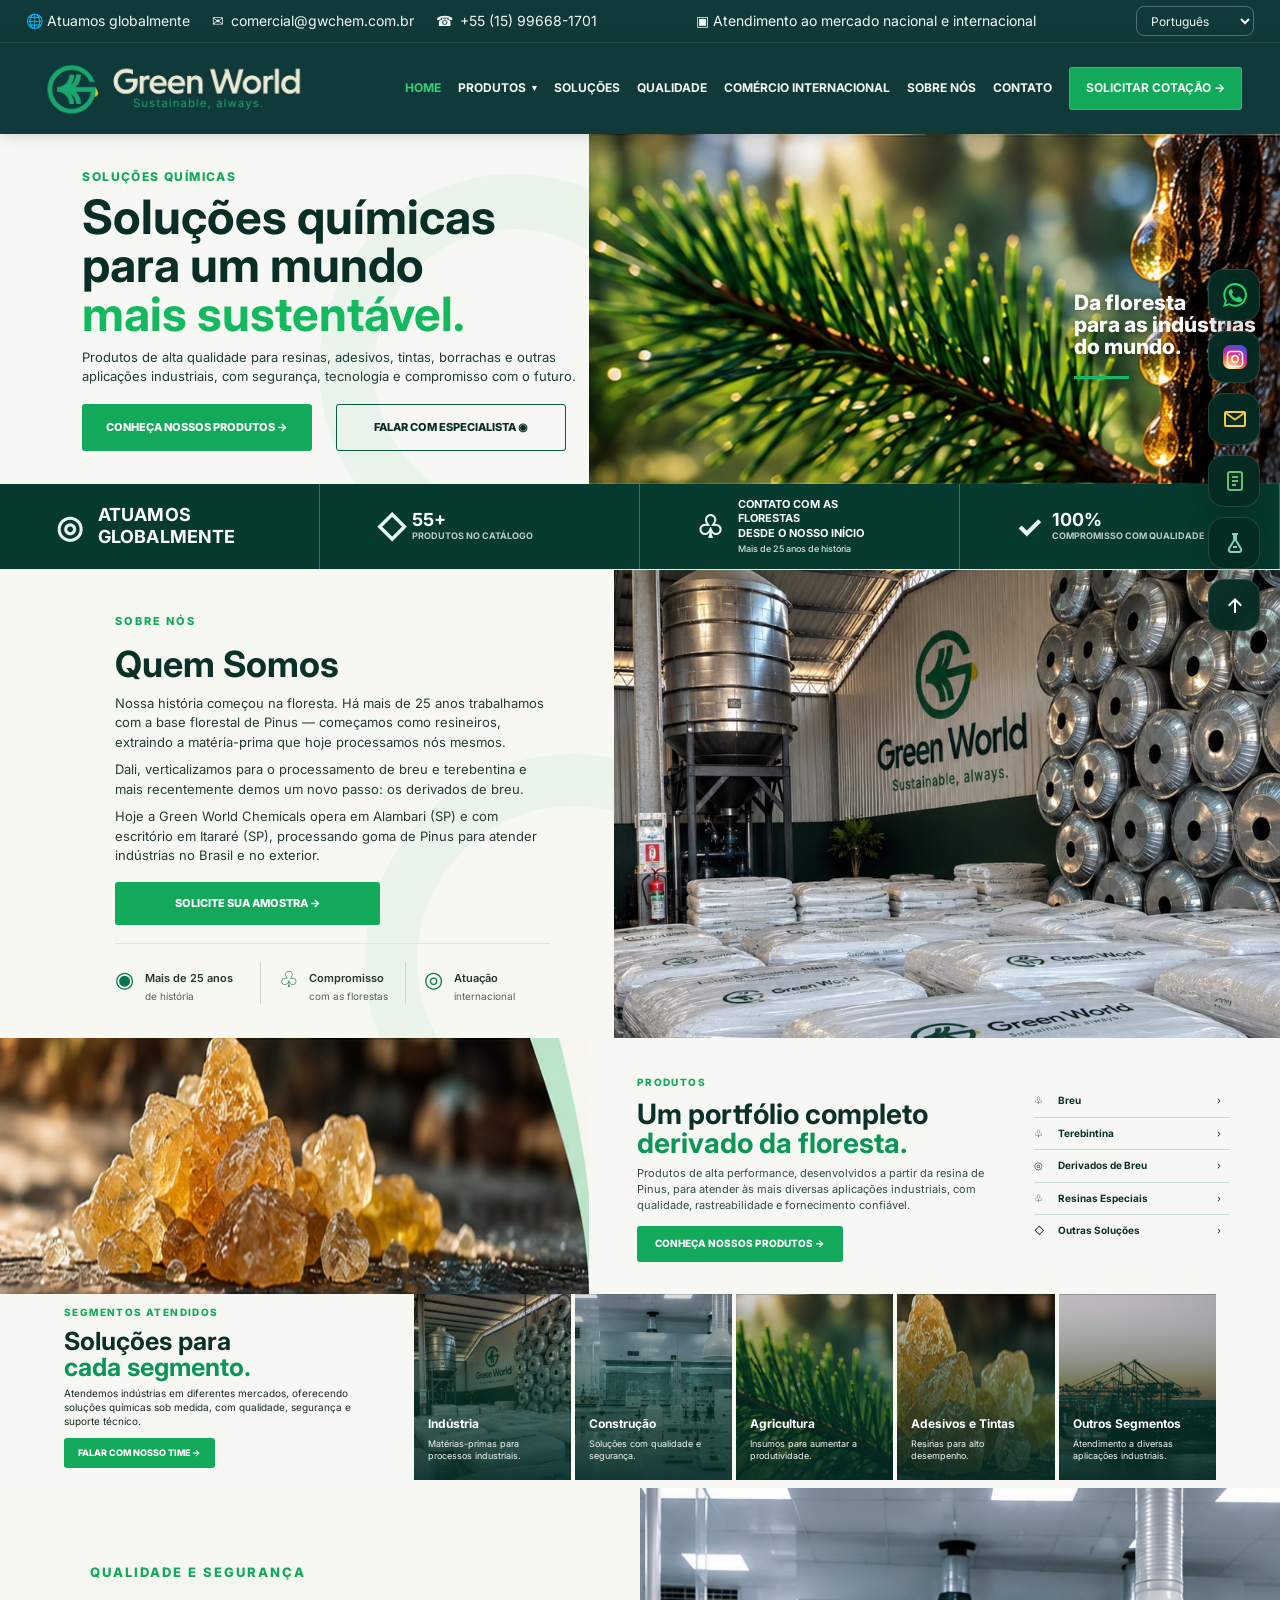
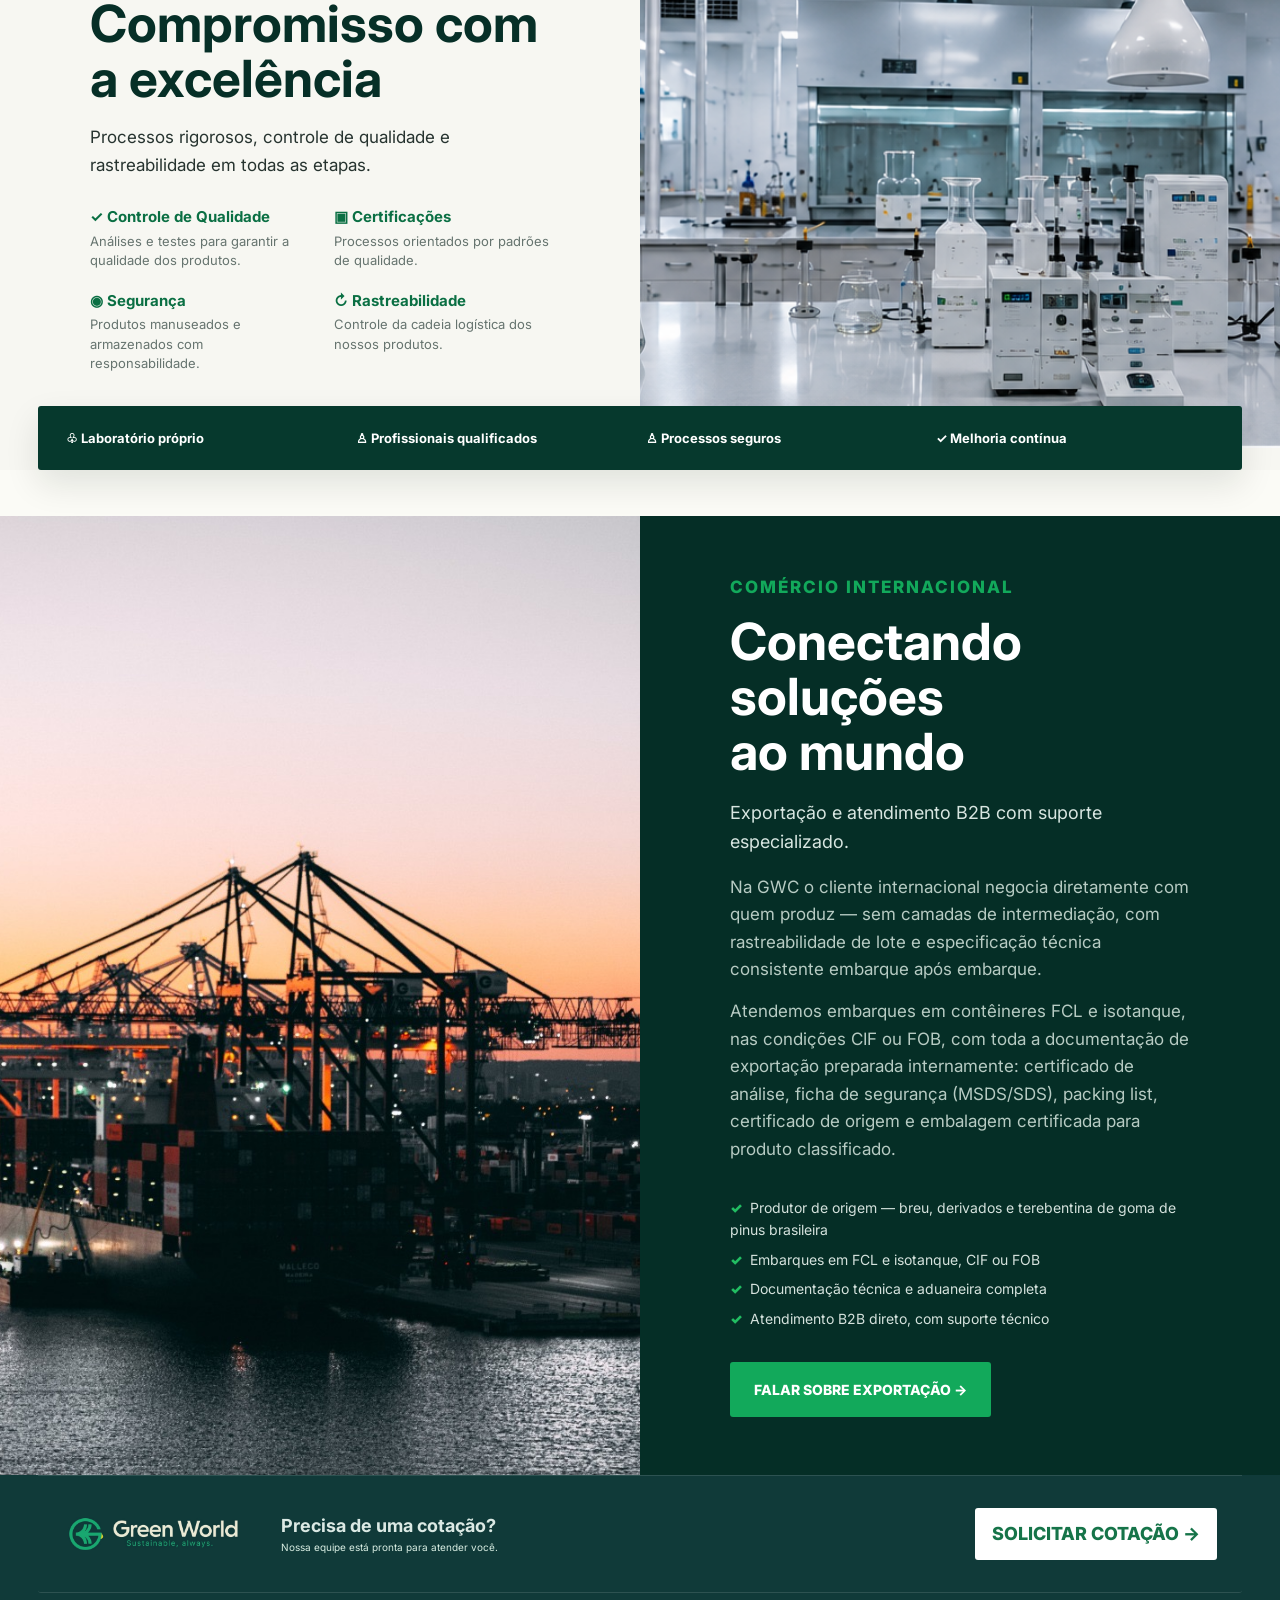
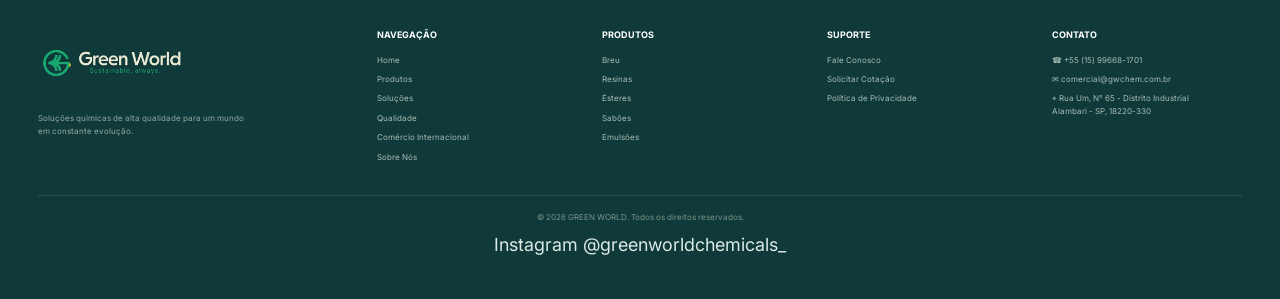
<file: index.html>
<!DOCTYPE html>
<html lang="pt-BR">
<head>
<meta charset="UTF-8">
<meta name="viewport" content="width=device-width, initial-scale=1.0">
<meta name="description" content="Green World — catálogo de produtos químicos, resinas e derivados de Pinus para aplicações industriais.">
<title>Green World | Soluções químicas</title>
<link rel="preconnect" href="https://fonts.googleapis.com">
<link rel="preconnect" href="https://fonts.gstatic.com" crossorigin>
<link href="https://fonts.googleapis.com/css2?family=Inter:wght@400;500;600;700;800&display=swap" rel="stylesheet">
<link rel="stylesheet" href="style.css">
</head>
<body>
<header class="topbar"><div class="container topbar-inner">
<span class="top-global">🌐 Atuamos globalmente</span>
<a class="contact-link top-email" href="mailto:comercial@gwchem.com.br"><span class="contact-icon" aria-hidden="true">✉</span><span>comercial@gwchem.com.br</span></a>
<a class="contact-link top-phone" href="tel:+5515996681701"><span class="contact-icon" aria-hidden="true">☎</span><span>+55 (15) 99668-1701</span></a>
<span class="top-service">▣ Atendimento ao mercado nacional e internacional</span>
<select id="languageSelect" class="language-select" aria-label="Idioma">
<option value="pt">Português</option>
<option value="en">English</option>
<option value="es">Español</option>
</select>
</div></header>

<nav class="navbar"><div class="container nav-inner">
<a class="brand brand-logo" href="#inicio"><img src="assets/img/logo-green-world-horizontal.jpg" alt="Green World — Sustainable, always."></a>
<button class="menu-toggle" aria-label="Abrir menu">☰</button>
<div class="nav-links">
<a class="active" href="#inicio">HOME</a>
<div class="nav-item products-menu">
  <a class="products-trigger" href="produtos.html" aria-haspopup="true">PRODUTOS <span class="menu-caret">▾</span></a>
  <div class="submenu submenu-level-1">
    <a href="produtos.html?family=GOMA%20RESINA">Goma Resina</a>
    <a href="produtos.html?family=BREU">Breu</a>
    <div class="submenu-item has-children">
      <a href="produtos.html?q=derivados">Derivados de Breu <span>›</span></a>
      <div class="submenu submenu-level-2">
        <a href="produtos.html?family=RESINAS%20FUM%C3%81RICAS">Resinas Fumáricas</a>
        <a href="produtos.html?family=RESINAS%20MALEICAS">Resinas Maleicas</a>
        <div class="submenu-item has-children">
          <a href="produtos.html?q=ester">Ésteres de Breu <span>›</span></a>
          <div class="submenu submenu-level-3">
            <a href="produtos.html?family=ESTER%20DE%20GLICEROL">Éster de Glicerol</a>
            <a href="produtos.html?family=ESTER%20DE%20PENTAERITRITOL">Éster de Pentaeritritol</a>
            <a href="produtos.html?family=ESTER%20DE%20TRIETILENOGLICOL">Éster de Trietilenoglicol</a>
            <a href="produtos.html?family=ESTERES%20FOOD%20GRADE">Ésteres Food Grade</a>
          </div>
        </div>
        <a href="produtos.html?family=RESINAS%20DE%20MARCA%C3%87%C3%83O%20VI%C3%81RIA">Resinas de Marcação Viária</a>
        <a href="produtos.html?family=SAB%C3%95ES">Sabões</a>
        <a href="produtos.html?family=EMULS%C3%95ES">Emulsões</a>
        <a href="produtos.html?family=PLASTIFICANTES">Plastificantes</a>
        <a href="produtos.html?family=ADITIVOS%20AGRO">Aditivos Agro</a>
        <a href="produtos.html?family=FABRICA%C3%87%C3%83O%20DE%20RESINAS">Fabricação de Resinas</a>
      </div>
    </div>
    <a href="produtos.html?family=TEREBINTINA">Terebintina</a>
  </div>
</div>
<a href="#solucoes">SOLUÇÕES</a><a href="#qualidade">QUALIDADE</a><a href="#internacional">COMÉRCIO INTERNACIONAL</a><a href="#sobre">SOBRE NÓS</a><a href="#contato">CONTATO</a><a class="quote-btn whatsapp-quote" href="https://wa.me/5515996681701?text=Ol%C3%A1%21%20Gostaria%20de%20solicitar%20uma%20cota%C3%A7%C3%A3o%20com%20a%20Green%20World." target="_blank" rel="noopener">SOLICITAR COTAÇÃO →</a>
</div></div></nav>

<section id="inicio" class="hero approved-hero">
  <div class="hero-shell">
    <div class="hero-left">
      <div class="hero-copy">
        <p class="eyebrow green">SOLUÇÕES QUÍMICAS</p>
        <h1>Soluções químicas<br>para um mundo<br><span>mais sustentável.</span></h1>
        <p>Produtos de alta qualidade para resinas, adesivos, tintas, borrachas e outras aplicações industriais, com segurança, tecnologia e compromisso com o futuro.</p>
        <div class="hero-actions"><a class="btn btn-green" href="produtos.html">CONHEÇA NOSSOS PRODUTOS →</a><a class="btn btn-outline whatsapp-general" href="https://wa.me/5515996681701?text=Ol%C3%A1%21%20Gostaria%20de%20falar%20com%20a%20equipe%20comercial%20da%20Green%20World." target="_blank" rel="noopener">FALAR COM ESPECIALISTA ◉</a></div>
      </div>
    </div>
    <div class="hero-right"><img src="assets/img/hero-pinus-aprovado.jpg" alt="Pinus e resina natural"><div class="hero-image-caption">Da floresta<br>para as indústrias<br>do mundo.<span></span></div></div>
  </div>
  <div class="stats approved-stats"><div class="stat-global"><span class="stat-icon" aria-hidden="true">◎</span><strong>ATUAMOS<br>GLOBALMENTE</strong></div><div><span class="stat-icon stat-box" aria-hidden="true">◇</span><strong>55+</strong><span>PRODUTOS NO CATÁLOGO</span></div><div class="stat-forest"><span class="stat-icon" aria-hidden="true">♧</span><strong>CONTATO COM AS FLORESTAS<br>DESDE O NOSSO INÍCIO</strong><span>Mais de 25 anos de história</span></div><div><span class="stat-icon stat-check" aria-hidden="true">✓</span><strong>100%</strong><span>COMPROMISSO COM QUALIDADE</span></div></div>
</section>









<section id="sobre" class="about approved-split">
  <div class="about-grid approved-grid">
    <div class="approved-copy">
      <p class="eyebrow green" data-i18n="aboutKicker">SOBRE NÓS</p><h2 data-i18n="aboutTitle">Quem Somos</h2>
      <p data-i18n="aboutP1">Nossa história começou na floresta. Há mais de 25 anos trabalhamos com a base florestal de Pinus — começamos como resineiros, extraindo a matéria-prima que hoje processamos nós mesmos.</p>
      <p data-i18n="aboutP2">Dali, verticalizamos para o processamento de breu e terebentina e mais recentemente demos um novo passo: os derivados de breu.</p>
      <p data-i18n="aboutP3">Hoje a Green World Chemicals opera em Alambari (SP) e com escritório em Itararé (SP), processando goma de Pinus para atender indústrias no Brasil e no exterior.</p>
      <div class="about-actions-updated"><a class="btn btn-green whatsapp-sample" href="https://wa.me/5515996681701?text=Ol%C3%A1%21%20Gostaria%20de%20solicitar%20uma%20amostra%20dos%20produtos%20da%20Green%20World." target="_blank" rel="noopener" data-i18n="sampleBtn">SOLICITE SUA AMOSTRA →</a></div>
      <div class="mini-highlights"><span>◉ <b>Mais de 25 anos</b><small>de história</small></span><span>♧ <b>Compromisso</b><small>com as florestas</small></span><span>◎ <b>Atuação</b><small>internacional</small></span></div>
    </div>
    <div class="approved-image"><img src="assets/img/fabrica-green-world.jpeg" alt="Instalação da Green World"></div>
  </div>
</section>
<section class="product-showcase">
  <div class="product-show-image"><img src="assets/img/breu-portfolio-aprovado.jpg" alt="Breu derivado de Pinus"></div>
  <div class="product-show-copy">
    <p class="eyebrow green">PRODUTOS</p><h2>Um portfólio completo<br><span>derivado da floresta.</span></h2>
    <p>Produtos de alta performance, desenvolvidos a partir da resina de Pinus, para atender às mais diversas aplicações industriais, com qualidade, rastreabilidade e fornecimento confiável.</p>
    <a class="btn btn-green" href="produtos.html">CONHEÇA NOSSOS PRODUTOS →</a>
  </div>
  <div class="product-show-links"><a href="produtos.html?family=BREU">♧ <b>Breu</b><span>›</span></a><a href="produtos.html?family=TEREBINTINA">♧ <b>Terebintina</b><span>›</span></a><a href="produtos.html?q=derivados">◎ <b>Derivados de Breu</b><span>›</span></a><a href="produtos.html?q=resina">♧ <b>Resinas Especiais</b><span>›</span></a><a href="produtos.html">◇ <b>Outras Soluções</b><span>›</span></a></div>
</section>
<section id="solucoes" class="segments-approved"><div class="segments-intro"><p class="eyebrow green">SEGMENTOS ATENDIDOS</p><h2>Soluções para<br><span>cada segmento.</span></h2><p>Atendemos indústrias em diferentes mercados, oferecendo soluções químicas sob medida, com qualidade, segurança e suporte técnico.</p><a class="btn btn-green whatsapp-general" href="https://wa.me/5515996681701" target="_blank" rel="noopener">FALAR COM NOSSO TIME →</a></div><div class="segment-card" style="--bg:url('assets/img/fabrica-green-world.jpeg')"><h3>Indústria</h3><p>Matérias-primas para processos industriais.</p></div><div class="segment-card" style="--bg:url('assets/img/laboratorio-green-world.png')"><h3>Construção</h3><p>Soluções com qualidade e segurança.</p></div><div class="segment-card" style="--bg:url('assets/img/hero-pinus-aprovado.jpg')"><h3>Agricultura</h3><p>Insumos para aumentar a produtividade.</p></div><div class="segment-card" style="--bg:url('assets/img/breu-portfolio-aprovado.jpg')"><h3>Adesivos e Tintas</h3><p>Resinas para alto desempenho.</p></div><div class="segment-card" style="--bg:url('assets/img/comercio-internacional-porto.jpeg')"><h3>Outros Segmentos</h3><p>Atendimento a diversas aplicações industriais.</p></div></section>
<section id="qualidade" class="quality"><div class="container quality-grid"><div class="quality-copy">
<p class="eyebrow green">QUALIDADE E SEGURANÇA</p><h2>Compromisso com<br>a excelência</h2><p>Processos rigorosos, controle de qualidade e rastreabilidade em todas as etapas.</p>
<div class="quality-items"><div><b>✓ Controle de Qualidade</b><small>Análises e testes para garantir a qualidade dos produtos.</small></div><div><b>▣ Certificações</b><small>Processos orientados por padrões de qualidade.</small></div><div><b>◉ Segurança</b><small>Produtos manuseados e armazenados com responsabilidade.</small></div><div><b>↻ Rastreabilidade</b><small>Controle da cadeia logística dos nossos produtos.</small></div></div>
</div><div class="lab-image"><img src="assets/img/laboratorio-green-world.png" alt="Laboratório químico moderno — imagem ilustrativa gerada por IA"></div></div>
<div class="container quality-bar"><span>♧ Laboratório próprio</span><span>♙ Profissionais qualificados</span><span>♙ Processos seguros</span><span>✓ Melhoria contínua</span></div></section>
<section id="internacional" class="international"><div class="container international-grid"><div class="international-copy">
<p class="eyebrow green">COMÉRCIO INTERNACIONAL</p><h2>Conectando soluções<br>ao mundo</h2>
<p class="international-lead">Exportação e atendimento B2B com suporte especializado.</p>
<p>Na GWC o cliente internacional negocia diretamente com quem produz — sem camadas de intermediação, com rastreabilidade de lote e especificação técnica consistente embarque após embarque.</p>
<p>Atendemos embarques em contêineres FCL e isotanque, nas condições CIF ou FOB, com toda a documentação de exportação preparada internamente: certificado de análise, ficha de segurança (MSDS/SDS), packing list, certificado de origem e embalagem certificada para produto classificado.</p>
<ul><li>Produtor de origem — breu, derivados e terebentina de goma de pinus brasileira</li><li>Embarques em FCL e isotanque, CIF ou FOB</li><li>Documentação técnica e aduaneira completa</li><li>Atendimento B2B direto, com suporte técnico</li></ul>
<a class="btn btn-green" href="#contato">FALAR SOBRE EXPORTAÇÃO →</a></div><div class="international-image"><img src="assets/img/comercio-internacional-porto.jpeg" alt="Terminal portuário com navios e contêineres"></div></div></section>
<footer id="contato"><div class="container"><div class="cta"><img class="cta-logo" src="assets/img/logo-green-world-horizontal.jpg" alt="Green World"><div><h2>Precisa de uma cotação?</h2><p>Nossa equipe está pronta para atender você.</p></div><a class="btn btn-white whatsapp-quote" href="https://wa.me/5515996681701?text=Ol%C3%A1%21%20Gostaria%20de%20solicitar%20uma%20cota%C3%A7%C3%A3o%20com%20a%20Green%20World." target="_blank" rel="noopener">SOLICITAR COTAÇÃO →</a></div>
<div class="footer-grid"><div><div class="brand footer-brand brand-logo"><img src="assets/img/logo-green-world-horizontal.jpg" alt="Green World — Sustainable, always."></div><p>Soluções químicas de alta qualidade para um mundo em constante evolução.</p></div>
<div><h4>NAVEGAÇÃO</h4><a href="#inicio">Home</a><a href="produtos.html">Produtos</a><a href="#solucoes">Soluções</a><a href="#qualidade">Qualidade</a><a href="#internacional">Comércio Internacional</a><a href="#sobre">Sobre Nós</a></div>
<div><h4>PRODUTOS</h4><a href="produtos.html?family=BREU">Breu</a><a href="produtos.html?q=resina">Resinas</a><a href="produtos.html?q=ester">Ésteres</a><a href="produtos.html?family=SABÕES">Sabões</a><a href="produtos.html?family=EMULSÕES">Emulsões</a></div>
<div><h4>SUPORTE</h4><a href="#contato">Fale Conosco</a><a href="#contato">Solicitar Cotação</a><a href="#contato">Política de Privacidade</a></div>
<div><h4>CONTATO</h4><a href="tel:+5515996681701">☎ +55 (15) 99668-1701</a><a href="mailto:comercial@gwchem.com.br">✉ comercial@gwchem.com.br</a><span>⌖ Rua Um, N° 65 - Distrito Industrial<br>Alambari - SP, 18220-330</span></div></div>
<div class="copyright">© 2026 GREEN WORLD. Todos os direitos reservados.</div></div><div class="instagram-footer"><a href="https://www.instagram.com/greenworldchemicals_/" target="_blank" rel="noopener">Instagram @greenworldchemicals_</a></div></footer>

<script>
document.querySelector('.menu-toggle').onclick=()=>document.querySelector('.nav-links').classList.toggle('open');
document.querySelectorAll('.nav-links a').forEach(a=>a.onclick=()=>document.querySelector('.nav-links').classList.remove('open'));

const SITE_I18N = {
  pt: {
    global:"🌐 Atuamos globalmente", export:"▣ Atendimento ao mercado nacional e internacional",
    home:"HOME", products:"PRODUTOS", solutions:"SOLUÇÕES", quality:"QUALIDADE",
    international:"COMÉRCIO INTERNACIONAL", about:"SOBRE NÓS", contact:"CONTATO",
    quote:"SOLICITAR COTAÇÃO →", heroEye:"SOLUÇÕES QUÍMICAS",
    heroTitle:'Soluções químicas<br>para um mundo<br><span>mais sustentável.</span>',
    heroText:"Produtos de alta qualidade para resinas, adesivos, tintas, borrachas e outras aplicações industriais, com segurança, tecnologia e compromisso com o futuro.",
    productsBtn:"CONHEÇA NOSSOS PRODUTOS →", specialist:"FALAR COM ESPECIALISTA ◉",
    aboutKicker:"SOBRE NÓS", aboutTitle:"Quem Somos",
    aboutP1:"Nossa história começou na floresta. Há mais de 25 anos trabalhamos com a base florestal de Pinus — começamos como resineiros, extraindo a matéria-prima que hoje processamos nós mesmos.",
    aboutP2:"Dali, verticalizamos para o processamento de breu e terebentina e mais recentemente demos um novo passo: os derivados de breu.",
    aboutP3:"Hoje a Green World Chemicals opera em Alambari (SP) e com escritório em Itararé (SP), processando goma de Pinus para atender indústrias no Brasil e no exterior.",
    sampleBtn:"SOLICITE SUA AMOSTRA →",
    qmsg:"Olá! Gostaria de solicitar uma cotação com a Green World.",
    smsg:"Olá! Gostaria de solicitar uma amostra dos produtos da Green World.",
    gmsg:"Olá! Gostaria de falar com a equipe comercial da Green World."
  },
  en: {
    global:"🌐 We operate globally", export:"▣ Serving domestic and international markets",
    home:"HOME", products:"PRODUCTS", solutions:"SOLUTIONS", quality:"QUALITY",
    international:"INTERNATIONAL TRADE", about:"ABOUT US", contact:"CONTACT",
    quote:"REQUEST A QUOTE →", heroEye:"CHEMICAL SOLUTIONS",
    heroTitle:'Chemical solutions<br>for a more<br><span>sustainable world.</span>',
    heroText:"High-quality products for resins, adhesives, paints, rubber and other industrial applications, combining safety, technology and commitment to the future.",
    productsBtn:"EXPLORE OUR PRODUCTS →", specialist:"TALK TO A SPECIALIST ◉",
    aboutKicker:"ABOUT US", aboutTitle:"Who We Are",
    aboutP1:"Our story began in the forest. For more than 25 years, we have worked with the Pinus forestry base — we started as resin tappers, extracting the raw material that we now process ourselves.",
    aboutP2:"From there, we vertically integrated into rosin and turpentine processing and, more recently, took a new step: rosin derivatives.",
    aboutP3:"Today Green World Chemicals operates in Alambari, São Paulo, with an office in Itararé, São Paulo, processing pine gum to serve industries in Brazil and abroad.",
    sampleBtn:"REQUEST A SAMPLE →",
    qmsg:"Hello! I would like to request a quotation from Green World.",
    smsg:"Hello! I would like to request a sample of Green World products.",
    gmsg:"Hello! I would like to speak with Green World's commercial team."
  },
  es: {
    global:"🌐 Actuamos globalmente", export:"▣ Atendemos mercados nacionales e internacionales",
    home:"INICIO", products:"PRODUCTOS", solutions:"SOLUCIONES", quality:"CALIDAD",
    international:"COMERCIO INTERNACIONAL", about:"QUIÉNES SOMOS", contact:"CONTACTO",
    quote:"SOLICITAR COTIZACIÓN →", heroEye:"SOLUCIONES QUÍMICAS",
    heroTitle:'Soluciones químicas<br>para un mundo<br><span>más sostenible.</span>',
    heroText:"Productos de alta calidad para resinas, adhesivos, pinturas, cauchos y otras aplicaciones industriales, con seguridad, tecnología y compromiso con el futuro.",
    productsBtn:"CONOZCA NUESTROS PRODUCTOS →", specialist:"HABLAR CON UN ESPECIALISTA ◉",
    aboutKicker:"SOBRE NOSOTROS", aboutTitle:"Quiénes Somos",
    aboutP1:"Nuestra historia comenzó en el bosque. Desde hace más de 25 años trabajamos con la base forestal de Pinus — comenzamos como resineros, extrayendo la materia prima que hoy procesamos nosotros mismos.",
    aboutP2:"A partir de allí, nos integramos verticalmente al procesamiento de colofonia y trementina y, más recientemente, dimos un nuevo paso: los derivados de colofonia.",
    aboutP3:"Hoy Green World Chemicals opera en Alambari, São Paulo, y cuenta con una oficina en Itararé, São Paulo, procesando goma de Pinus para atender industrias en Brasil y en el exterior.",
    sampleBtn:"SOLICITE UNA MUESTRA →",
    qmsg:"¡Hola! Me gustaría solicitar una cotización a Green World.",
    smsg:"¡Hola! Me gustaría solicitar una muestra de los productos de Green World.",
    gmsg:"¡Hola! Me gustaría hablar con el equipo comercial de Green World."
  }
};

function wa(message){ return 'https://wa.me/5515996681701?text='+encodeURIComponent(message); }

function applySiteLanguage(lang){
  const t=SITE_I18N[lang] || SITE_I18N.pt;
  document.documentElement.lang = lang === 'pt' ? 'pt-BR' : lang;
  const topGlobal=document.querySelector('.top-global');
  const topService=document.querySelector('.top-service');
  if(topGlobal) topGlobal.textContent=t.global;
  if(topService) topService.textContent=t.export;

  const nav=document.querySelectorAll('.nav-links > a');
  const productsTrigger=document.querySelector('.products-trigger');
  if(nav[0]) nav[0].textContent=t.home;
  if(productsTrigger) productsTrigger.innerHTML=t.products+' <span class="menu-caret">▾</span>';
  if(nav[1]) nav[1].textContent=t.solutions;
  if(nav[2]) nav[2].textContent=t.quality;
  if(nav[3]) nav[3].textContent=t.international;
  if(nav[4]) nav[4].textContent=t.about;
  if(nav[5]) nav[5].textContent=t.contact;
  if(nav[6]) nav[6].textContent=t.quote;

  const eye=document.querySelector('.hero-copy .eyebrow'); if(eye) eye.textContent=t.heroEye;
  const h1=document.querySelector('.hero-copy h1'); if(h1) h1.innerHTML=t.heroTitle;
  const hp=document.querySelector('.hero-copy > p:not(.eyebrow)'); if(hp) hp.textContent=t.heroText;
  const ha=document.querySelectorAll('.hero-actions a');
  if(ha[0]) ha[0].textContent=t.productsBtn;
  if(ha[1]) ha[1].textContent=t.specialist;

  document.querySelectorAll('[data-i18n]').forEach(el=>{
    const key=el.dataset.i18n;
    if(t[key]) el.textContent=t[key];
  });

  document.querySelectorAll('.whatsapp-quote').forEach(a=>a.href=wa(t.qmsg));
  document.querySelectorAll('.whatsapp-sample').forEach(a=>a.href=wa(t.smsg));
  document.querySelectorAll('.whatsapp-general').forEach(a=>a.href=wa(t.gmsg));
  localStorage.setItem('gw-lang',lang);
}

const langSelect=document.getElementById('languageSelect');
if(langSelect){
  langSelect.value=localStorage.getItem('gw-lang') || 'pt';
  langSelect.addEventListener('change',e=>applySiteLanguage(e.target.value));
  applySiteLanguage(langSelect.value);
}

</script>


<div class="contact-dock" aria-label="Atalhos de contato">
  <button class="dock-toggle" type="button" aria-label="Abrir contatos" aria-expanded="false" title="Contatos">
    <span class="dock-toggle-icon" aria-hidden="true">
      <svg viewBox="0 0 24 24"><path d="M12 3a9 9 0 0 0-9 9c0 1.8.5 3.5 1.4 4.9L3 21l4.2-1.4A9 9 0 1 0 12 3Zm0 2a7 7 0 1 1-3.8 12.9l-.4-.2-1.7.6.6-1.7-.2-.4A7 7 0 0 1 12 5Zm-3 6h6v2H9v-2Zm0-3h6v2H9V8Zm0 6h4v2H9v-2Z"/></svg>
    </span>
    <span class="dock-toggle-close" aria-hidden="true">×</span>
  </button>
  <a class="dock-btn whatsapp-general dock-whatsapp" href="https://wa.me/5515996681701?text=Ol%C3%A1%21%20Gostaria%20de%20falar%20com%20a%20equipe%20comercial%20da%20Green%20World." target="_blank" rel="noopener" aria-label="WhatsApp" title="WhatsApp">
    <span class="dock-icon" aria-hidden="true">
      <svg viewBox="0 0 24 24"><path d="M20.5 3.5A11.7 11.7 0 0 0 12.1 0C5.6 0 .3 5.3.3 11.8c0 2.1.6 4.2 1.6 6L0 24l6.4-1.7a11.8 11.8 0 0 0 5.7 1.5h.1C18.7 23.8 24 18.5 24 12c0-3.2-1.2-6.2-3.5-8.5ZM12.2 21.8h-.1a9.8 9.8 0 0 1-5-1.4l-.4-.2-3.8 1 1-3.7-.2-.4a9.8 9.8 0 1 1 8.5 4.7Zm5.4-7.3c-.3-.2-1.8-.9-2.1-1-.3-.1-.5-.2-.7.2-.2.3-.8 1-.9 1.2-.2.2-.4.2-.7.1-.3-.2-1.3-.5-2.5-1.5-.9-.8-1.5-1.8-1.7-2.1-.2-.3 0-.5.1-.7l.5-.6.3-.5c.1-.2.1-.4 0-.6l-.9-2.2c-.2-.6-.5-.5-.7-.5h-.6c-.2 0-.6.1-.9.4-.3.3-1.2 1.2-1.2 2.9s1.2 3.4 1.4 3.6c.2.2 2.4 3.7 5.9 5.2.8.4 1.5.6 2 .7.8.3 1.6.2 2.2.1.7-.1 1.8-.7 2-1.4.3-.7.3-1.3.2-1.4-.1-.1-.3-.2-.6-.3Z"/></svg>
    </span>
    <span class="dock-label">WhatsApp</span>
  </a>

  <a class="dock-btn dock-instagram" href="https://www.instagram.com/greenworldchemicals_/" target="_blank" rel="noopener" aria-label="Instagram" title="Instagram">
    <span class="dock-icon" aria-hidden="true">
      <svg viewBox="0 0 24 24"><path d="M7 2h10a5 5 0 0 1 5 5v10a5 5 0 0 1-5 5H7a5 5 0 0 1-5-5V7a5 5 0 0 1 5-5Zm0 2a3 3 0 0 0-3 3v10a3 3 0 0 0 3 3h10a3 3 0 0 0 3-3V7a3 3 0 0 0-3-3H7Zm10.5 1.5a1 1 0 1 1 0 2 1 1 0 0 1 0-2ZM12 7a5 5 0 1 1 0 10 5 5 0 0 1 0-10Zm0 2a3 3 0 1 0 0 6 3 3 0 0 0 0-6Z"/></svg>
    </span>
    <span class="dock-label">Instagram</span>
  </a>

  <a class="dock-btn dock-email" href="mailto:comercial@gwchem.com.br" aria-label="E-mail" title="E-mail">
    <span class="dock-icon" aria-hidden="true">
      <svg viewBox="0 0 24 24"><path d="M3 4h18a2 2 0 0 1 2 2v12a2 2 0 0 1-2 2H3a2 2 0 0 1-2-2V6a2 2 0 0 1 2-2Zm0 3.2V18h18V7.2l-8.4 6.1a1 1 0 0 1-1.2 0L3 7.2Zm1.4-1.2L12 11.5 19.6 6H4.4Z"/></svg>
    </span>
    <span class="dock-label">E-mail</span>
  </a>

  <a class="dock-btn whatsapp-quote dock-quote" href="https://wa.me/5515996681701?text=Ol%C3%A1%21%20Gostaria%20de%20solicitar%20uma%20cota%C3%A7%C3%A3o%20com%20a%20Green%20World." target="_blank" rel="noopener" aria-label="Solicitar cotação" title="Solicitar cotação">
    <span class="dock-icon" aria-hidden="true">
      <svg viewBox="0 0 24 24"><path d="M7 2h10a3 3 0 0 1 3 3v14a3 3 0 0 1-3 3H7a3 3 0 0 1-3-3V5a3 3 0 0 1 3-3Zm0 2a1 1 0 0 0-1 1v14a1 1 0 0 0 1 1h10a1 1 0 0 0 1-1V5a1 1 0 0 0-1-1H7Zm2 3h6v2H9V7Zm0 4h6v2H9v-2Zm0 4h4v2H9v-2Z"/></svg>
    </span>
    <span class="dock-label">Cotação</span>
  </a>

  <a class="dock-btn whatsapp-sample dock-sample" href="https://wa.me/5515996681701?text=Ol%C3%A1%21%20Gostaria%20de%20solicitar%20uma%20amostra%20dos%20produtos%20da%20Green%20World." target="_blank" rel="noopener" aria-label="Solicitar amostra" title="Solicitar amostra">
    <span class="dock-icon" aria-hidden="true">
      <svg viewBox="0 0 24 24"><path d="M9 2h6v2h-1v5.2l4.8 8.1A3.1 3.1 0 0 1 16.1 22H7.9a3.1 3.1 0 0 1-2.7-4.7L10 9.2V4H9V2Zm3 7.8-5.1 8.5c-.4.7.1 1.7 1 1.7h8.2c.9 0 1.4-1 1-1.7L12 9.8Zm-2 5.2h4v2h-4v-2Z"/></svg>
    </span>
    <span class="dock-label">Amostra</span>
  </a>

  <a class="dock-btn dock-top" href="#inicio" aria-label="Voltar ao topo" title="Voltar ao topo">
    <span class="dock-icon" aria-hidden="true">
      <svg viewBox="0 0 24 24"><path d="m12 5 7 7-1.4 1.4L13 8.8V20h-2V8.8l-4.6 4.6L5 12l7-7Z"/></svg>
    </span>
    <span class="dock-label">Topo</span>
  </a>
</div>


<script>
(function(){
  const dock=document.querySelector('.contact-dock');
  const toggle=dock && dock.querySelector('.dock-toggle');
  if(!dock || !toggle) return;
  toggle.addEventListener('click',function(e){
    e.preventDefault();
    const open=dock.classList.toggle('mobile-open');
    toggle.setAttribute('aria-expanded',open ? 'true' : 'false');
    toggle.setAttribute('aria-label',open ? 'Fechar contatos' : 'Abrir contatos');
  });
  dock.querySelectorAll('a').forEach(function(link){
    link.addEventListener('click',function(){
      dock.classList.remove('mobile-open');
      toggle.setAttribute('aria-expanded','false');
      toggle.setAttribute('aria-label','Abrir contatos');
    });
  });
  document.addEventListener('click',function(e){
    if(window.innerWidth<=600 && !dock.contains(e.target)){
      dock.classList.remove('mobile-open');
      toggle.setAttribute('aria-expanded','false');
      toggle.setAttribute('aria-label','Abrir contatos');
    }
  });
})();
</script>

<script>
(function(){
  const productsMenu=document.querySelector('.products-menu');
  if(!productsMenu) return;
  const trigger=productsMenu.querySelector('.products-trigger');
  const childItems=productsMenu.querySelectorAll('.has-children');
  trigger.addEventListener('click',function(e){
    if(window.innerWidth<=760){
      if(!productsMenu.classList.contains('mobile-sub-open')){e.preventDefault();productsMenu.classList.add('mobile-sub-open');}
    }
  });
  childItems.forEach(function(item){
    const link=item.querySelector(':scope > a');
    if(!link) return;
    link.addEventListener('click',function(e){
      if(window.innerWidth<=760){e.preventDefault();item.classList.toggle('mobile-child-open');}
    });
  });
})();
</script>
</body></html>
</file>
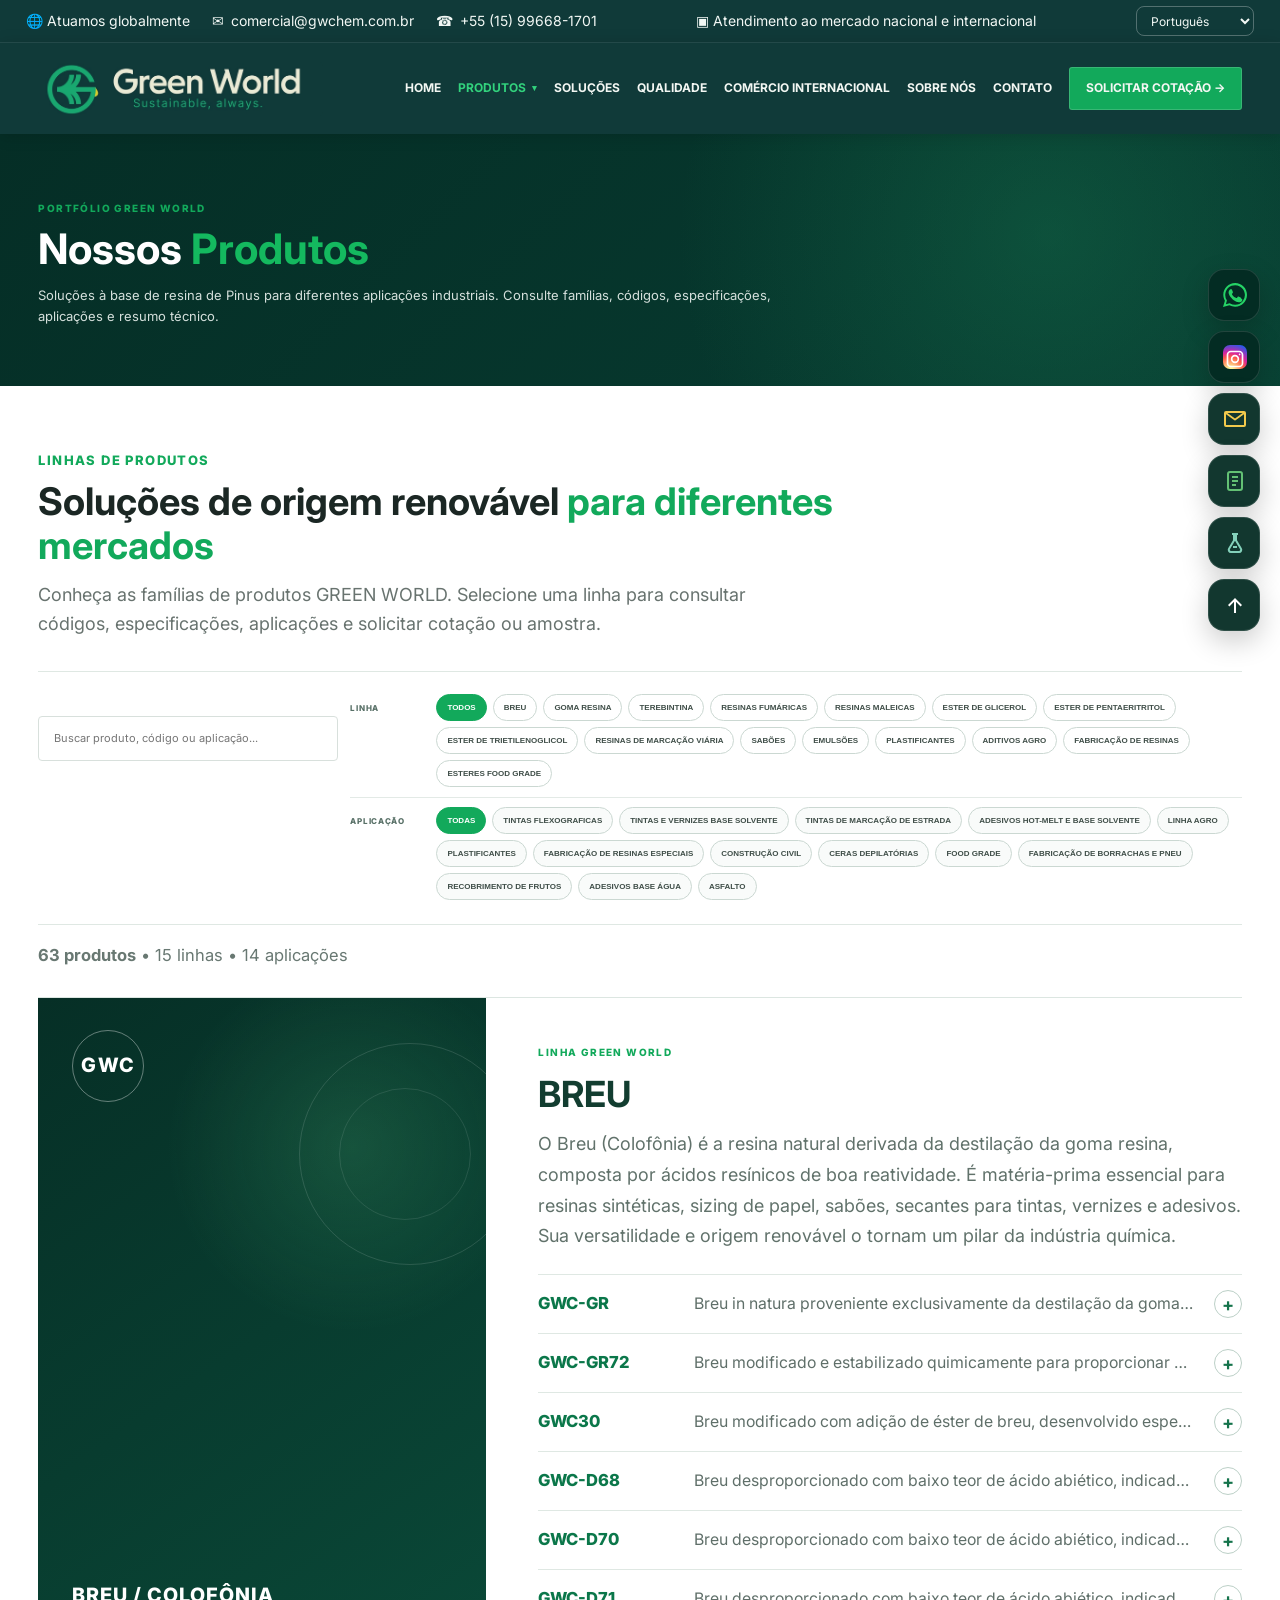
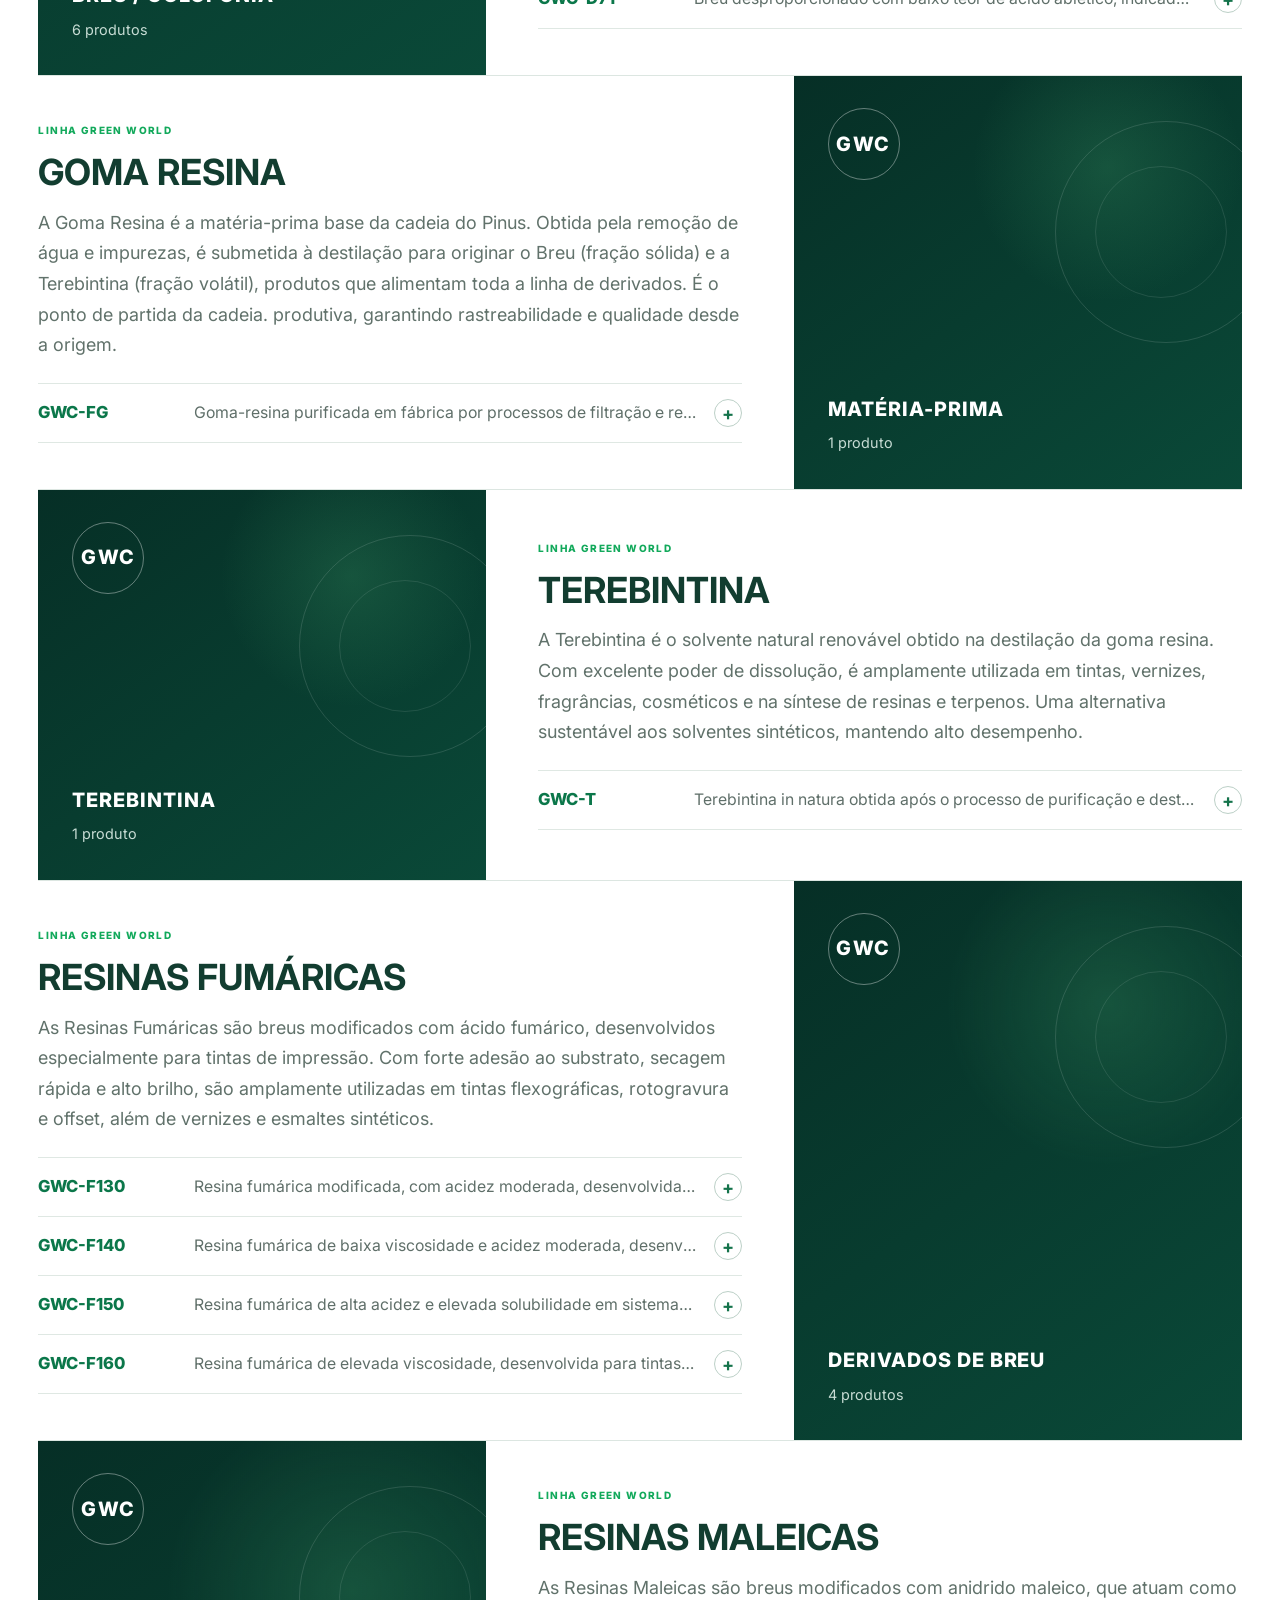
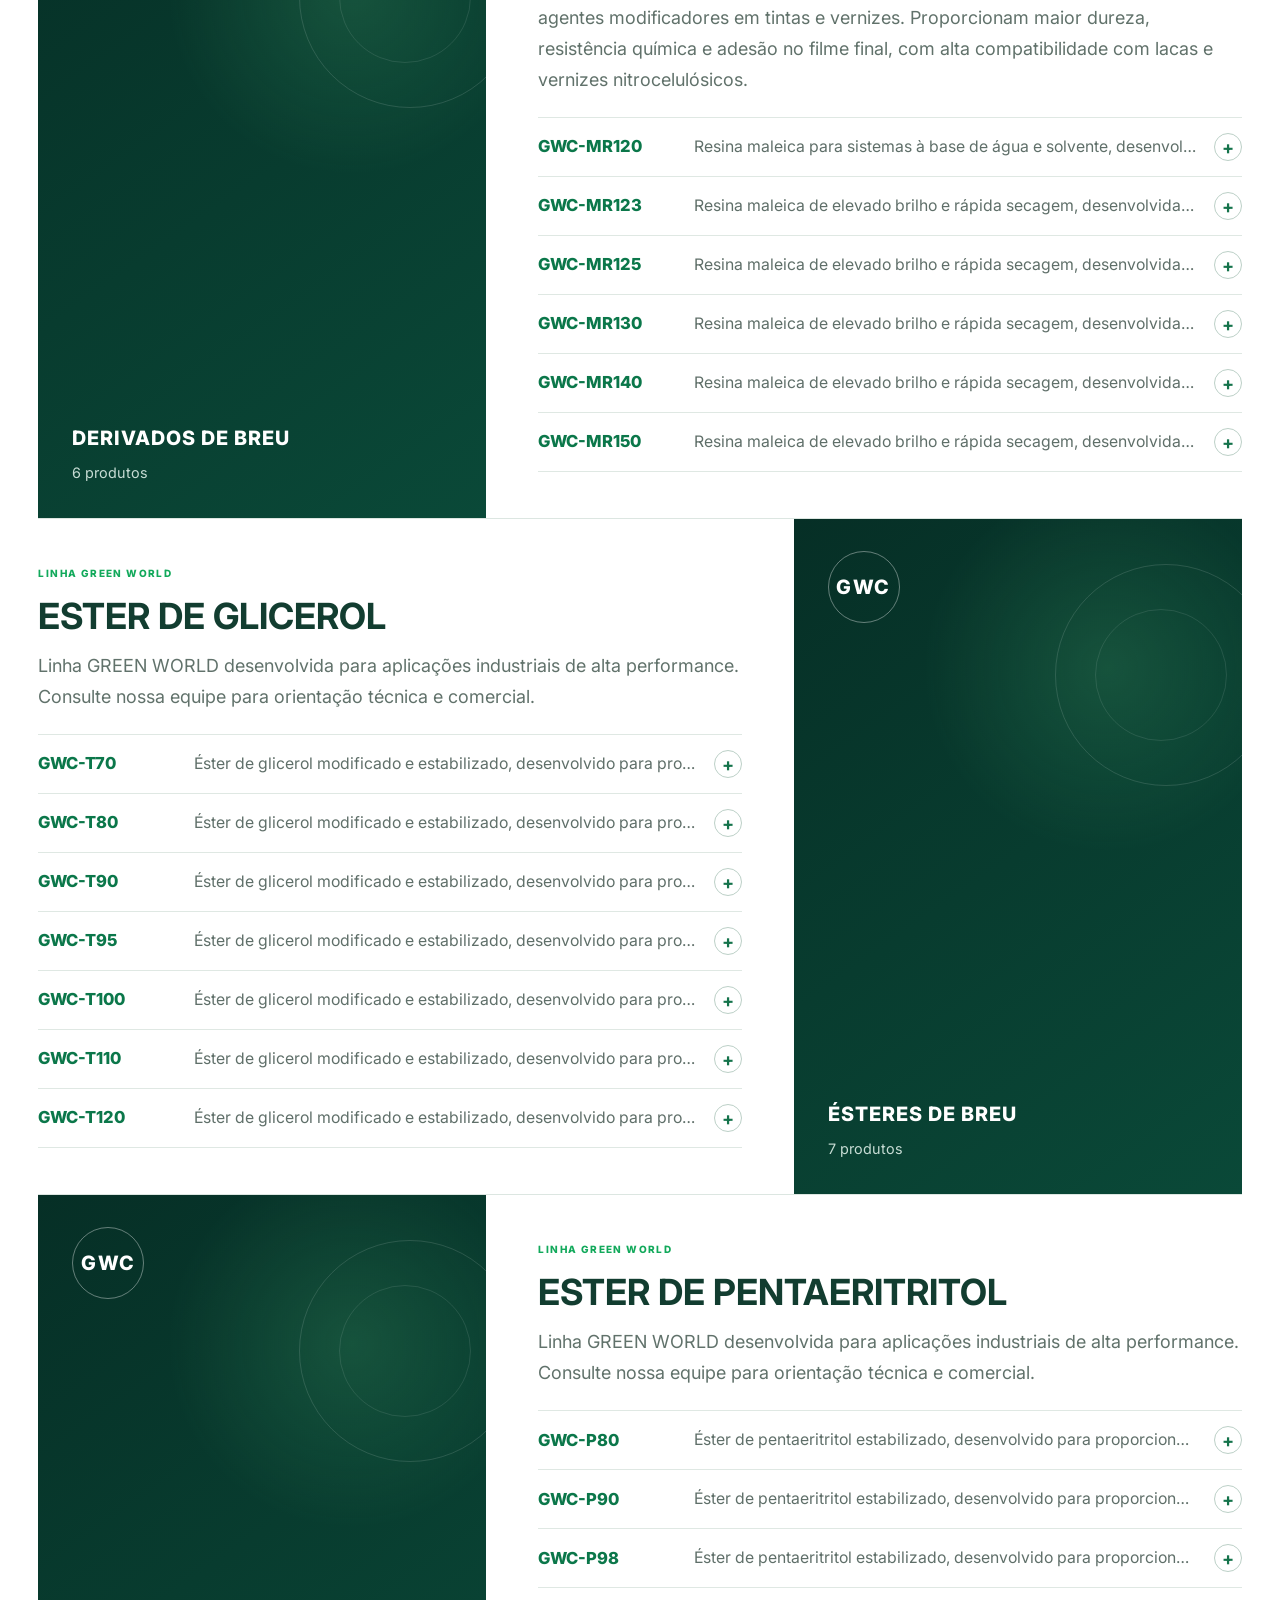
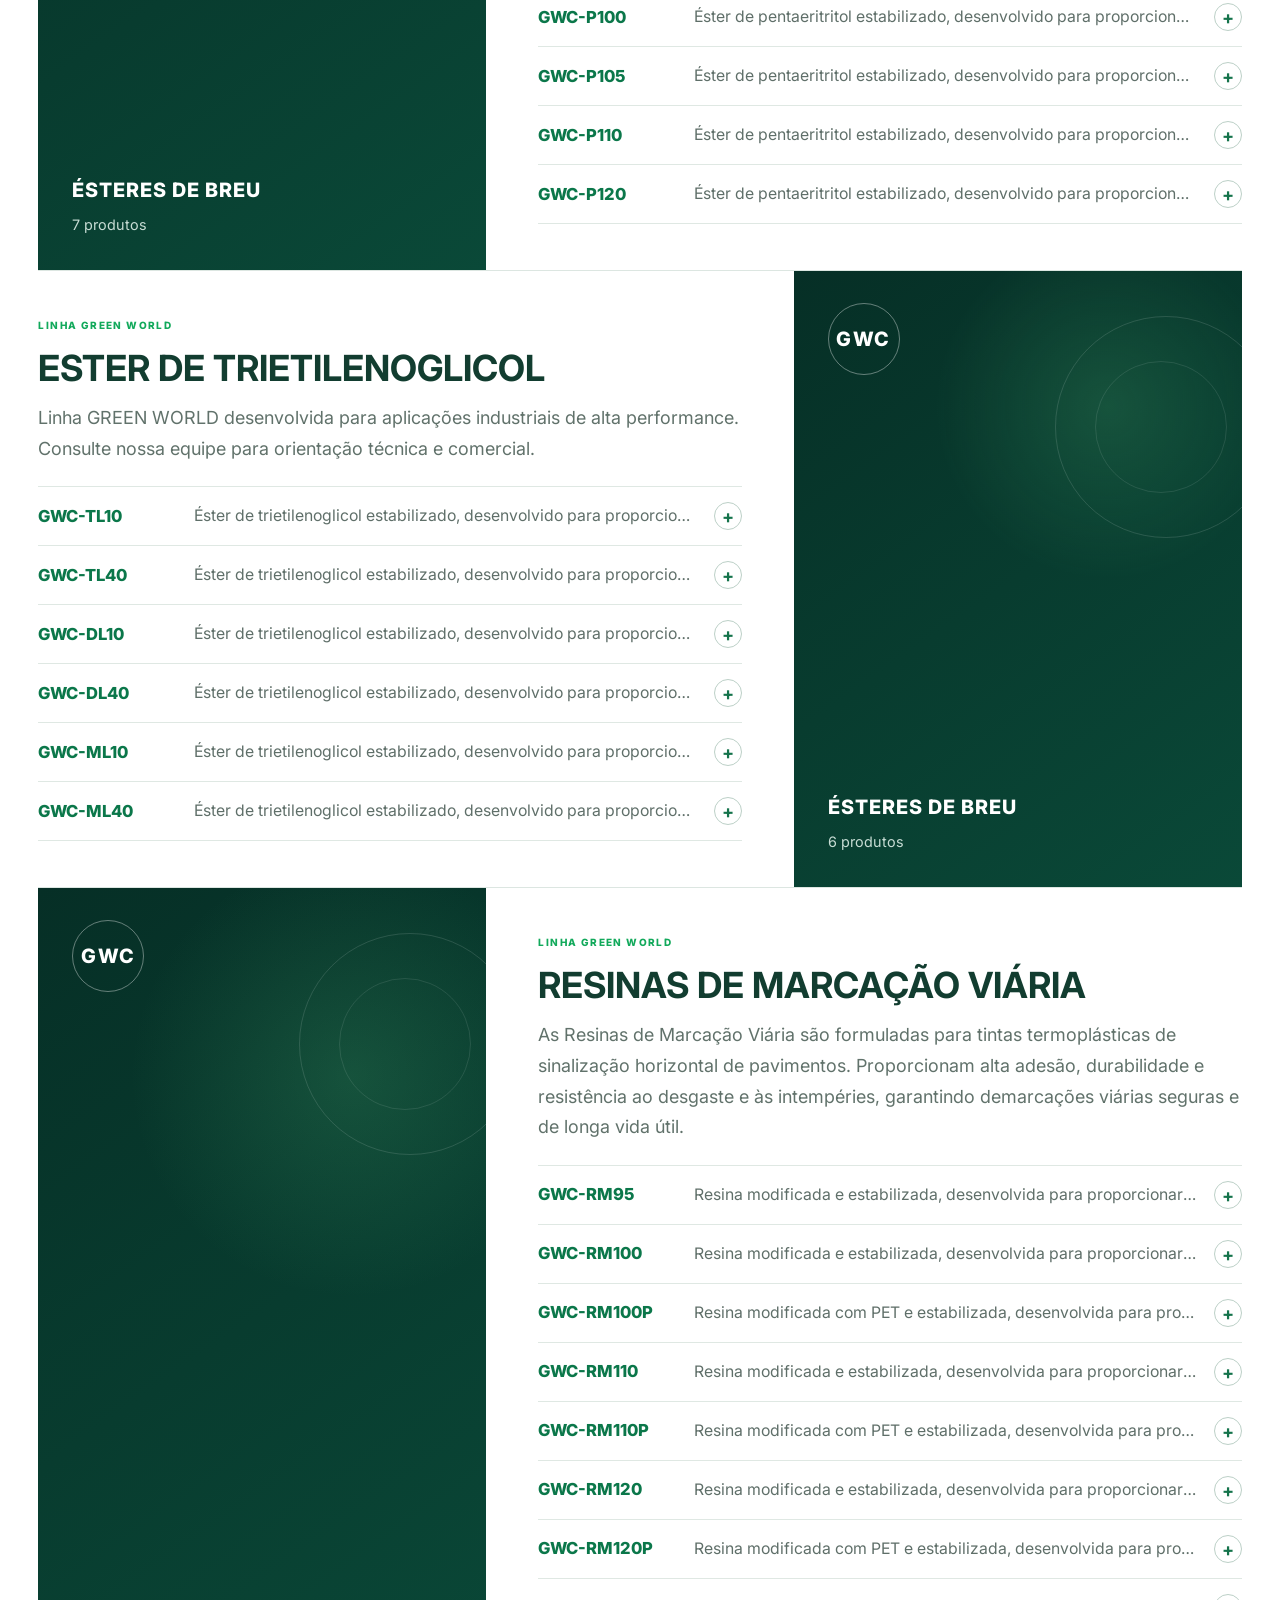
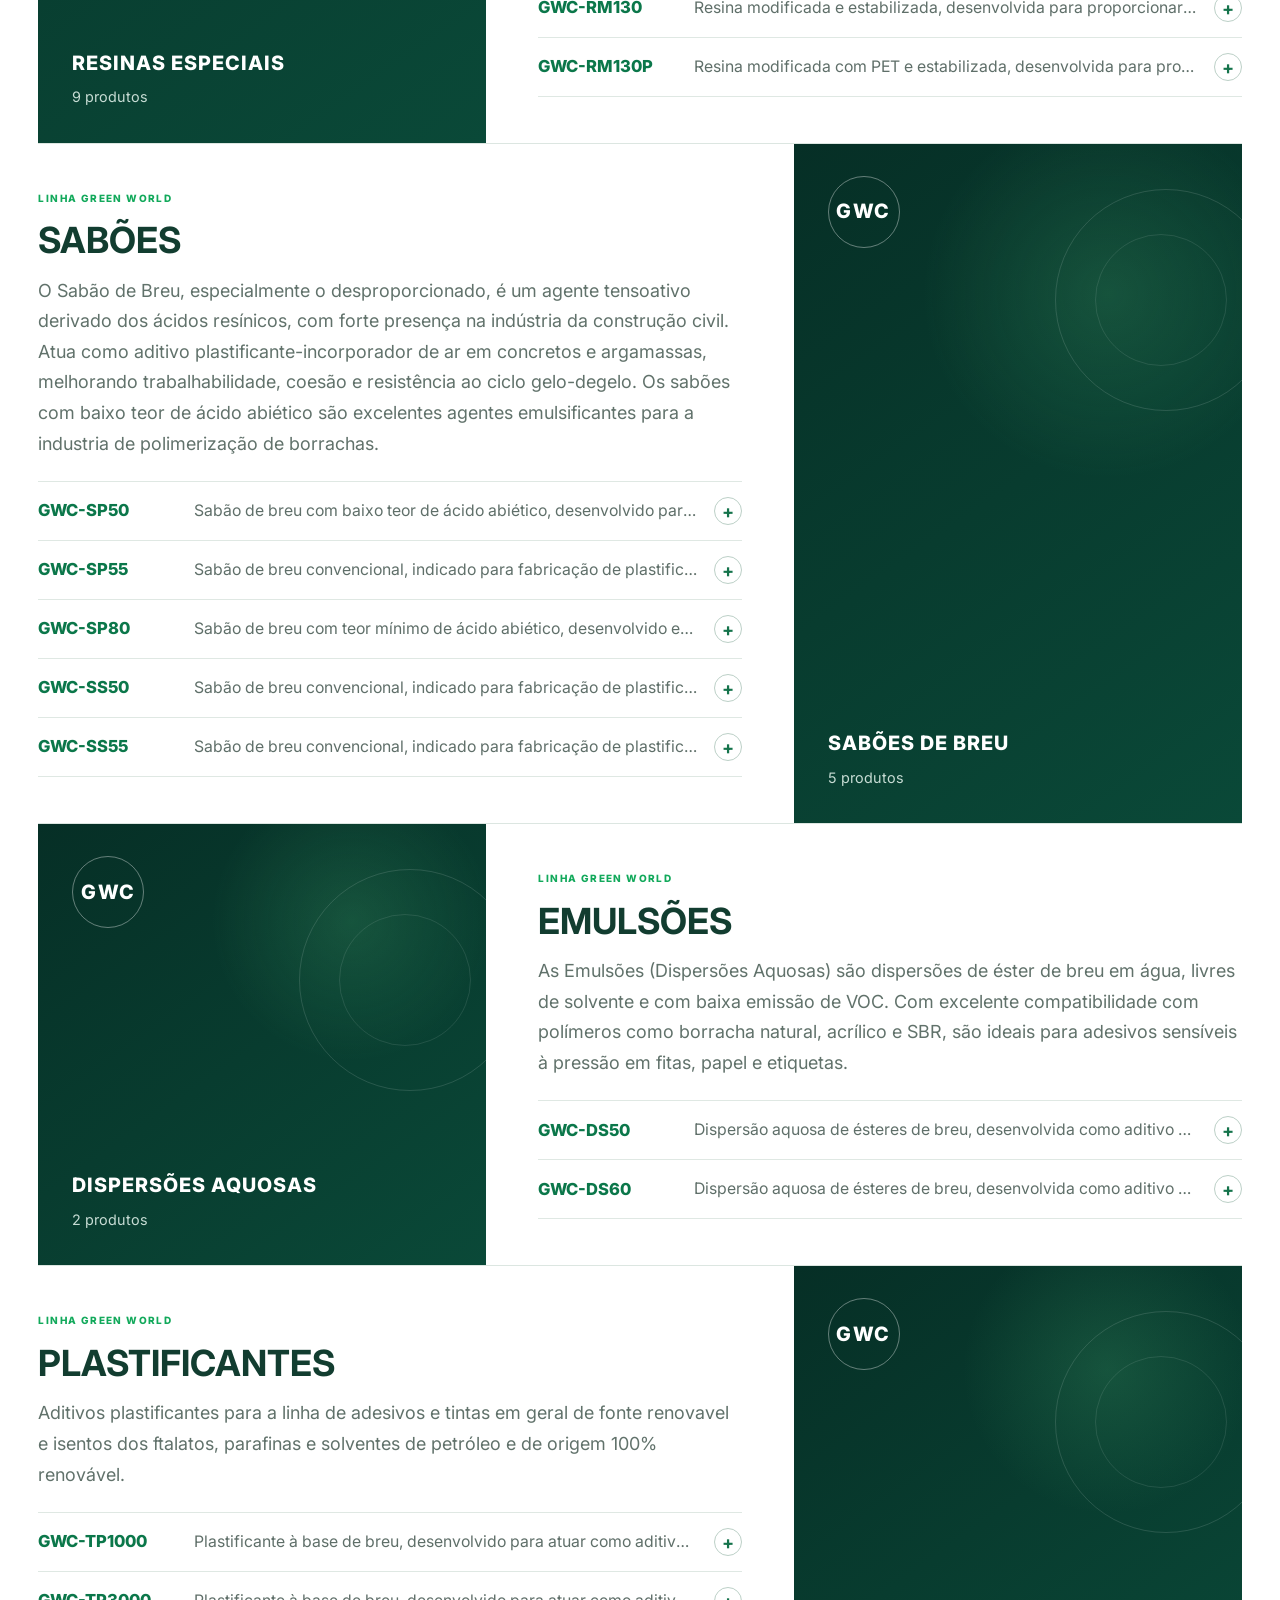
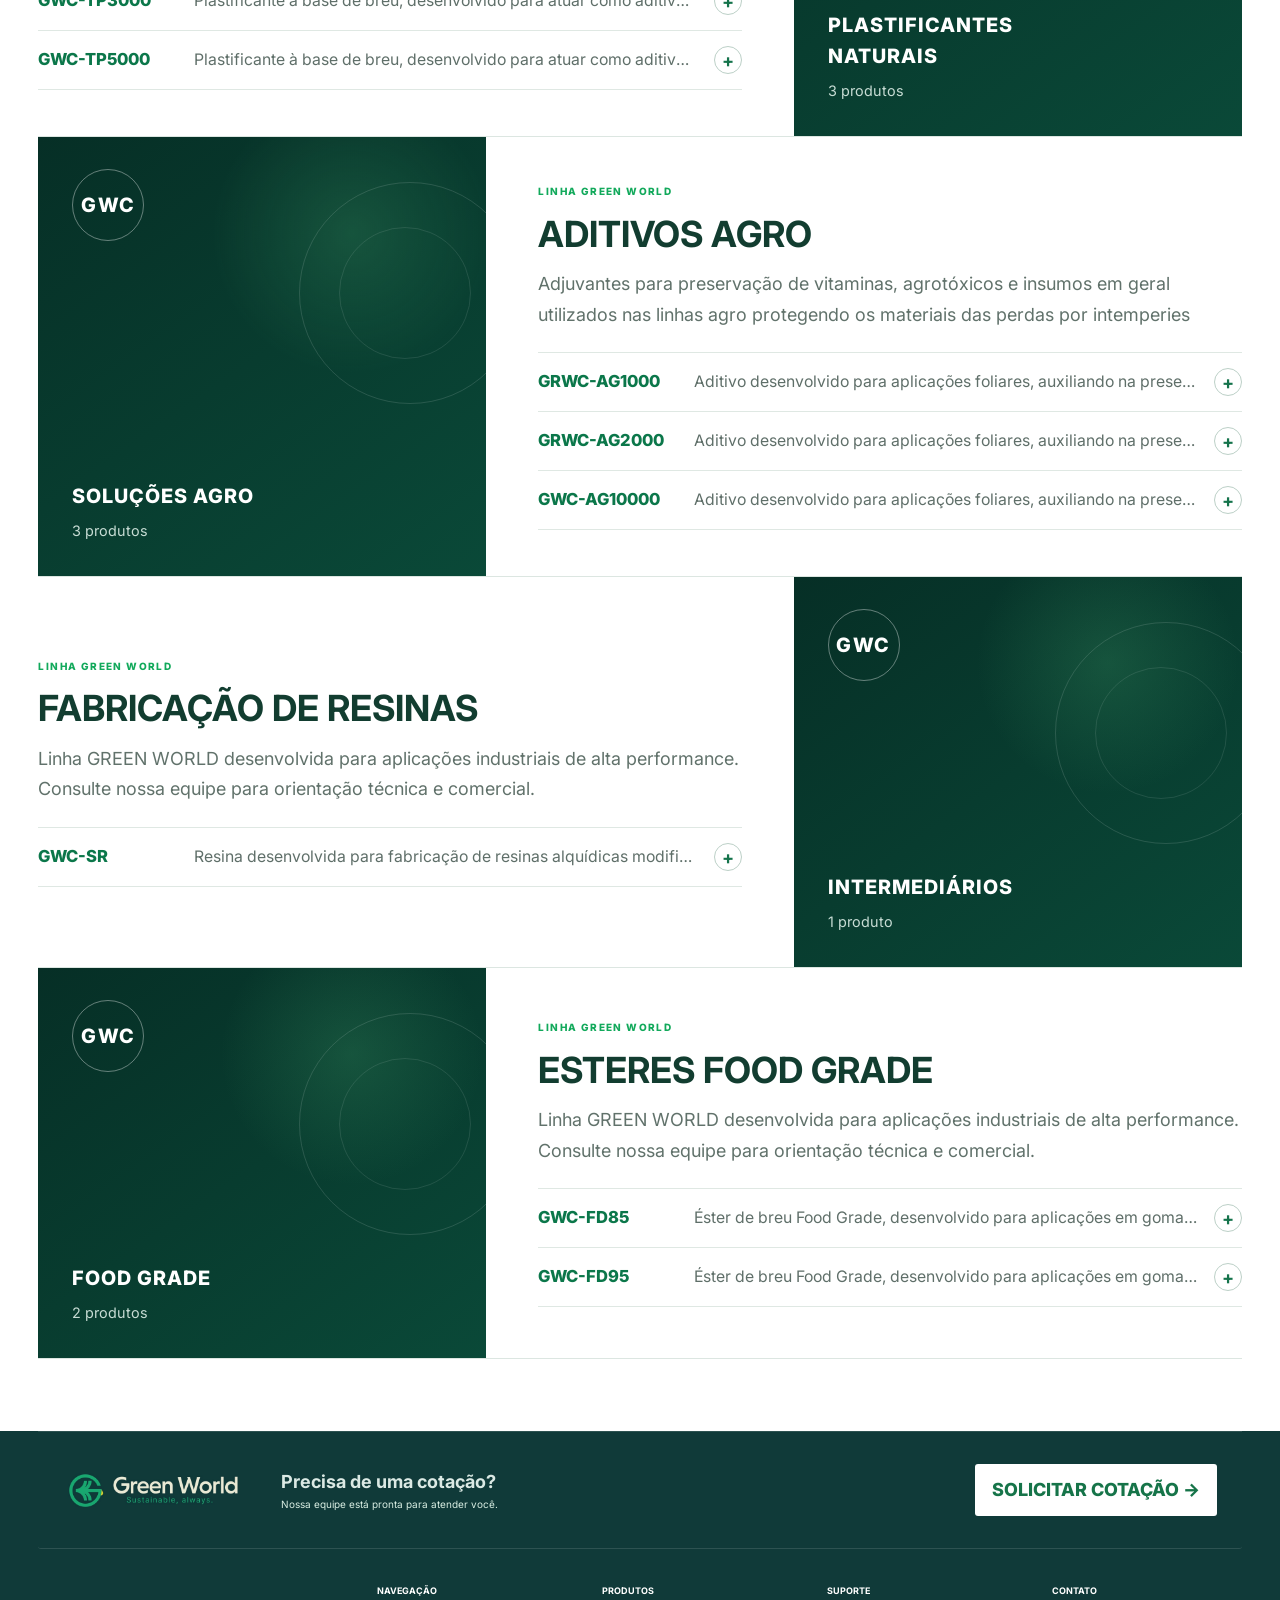
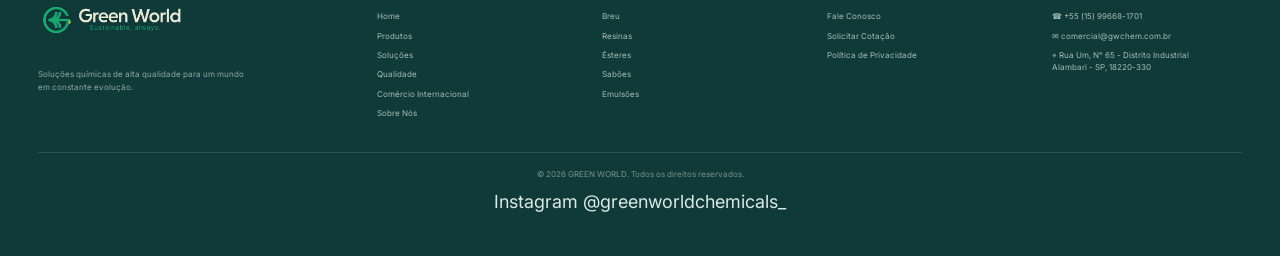
<file: produtos.html>
<!DOCTYPE html>
<html lang="pt-BR">
<head>
<meta charset="UTF-8">
<meta name="viewport" content="width=device-width, initial-scale=1.0">
<meta name="description" content="Produtos Green World — breu, terebintina, resinas e derivados de Pinus para aplicações industriais.">
<title>Produtos | Green World</title>
<link rel="preconnect" href="https://fonts.googleapis.com">
<link rel="preconnect" href="https://fonts.gstatic.com" crossorigin>
<link href="https://fonts.googleapis.com/css2?family=Inter:wght@400;500;600;700;800&display=swap" rel="stylesheet">
<link rel="stylesheet" href="style.css">
</head>
<body>
<header class="topbar"><div class="container topbar-inner">
<span class="top-global">🌐 Atuamos globalmente</span>
<a class="contact-link top-email" href="mailto:comercial@gwchem.com.br"><span class="contact-icon" aria-hidden="true">✉</span><span>comercial@gwchem.com.br</span></a>
<a class="contact-link top-phone" href="tel:+5515996681701"><span class="contact-icon" aria-hidden="true">☎</span><span>+55 (15) 99668-1701</span></a>
<span class="top-service">▣ Atendimento ao mercado nacional e internacional</span>
<select id="languageSelect" class="language-select" aria-label="Idioma">
<option value="pt">Português</option>
<option value="en">English</option>
<option value="es">Español</option>
</select>
</div></header>
<nav class="navbar"><div class="container nav-inner">
<a class="brand brand-logo" href="index.html#inicio"><img src="assets/img/logo-green-world-horizontal.jpg" alt="Green World — Sustainable, always."></a>
<button class="menu-toggle" aria-label="Abrir menu">☰</button>
<div class="nav-links">
<a href="index.html#inicio">HOME</a>
<div class="nav-item products-menu active-menu">
  <a class="products-trigger active" href="#produtos-top" aria-haspopup="true">PRODUTOS <span class="menu-caret">▾</span></a>
  <div class="submenu submenu-level-1">
    <a href="produtos.html?family=GOMA%20RESINA">Goma Resina</a>
    <a href="produtos.html?family=BREU">Breu</a>
    <div class="submenu-item has-children">
      <a href="produtos.html?q=derivados">Derivados de Breu <span>›</span></a>
      <div class="submenu submenu-level-2">
        <a href="produtos.html?family=RESINAS%20FUM%C3%81RICAS">Resinas Fumáricas</a>
        <a href="produtos.html?family=RESINAS%20MALEICAS">Resinas Maleicas</a>
        <div class="submenu-item has-children">
          <a href="produtos.html?q=ester">Ésteres de Breu <span>›</span></a>
          <div class="submenu submenu-level-3">
            <a href="produtos.html?family=ESTER%20DE%20GLICEROL">Éster de Glicerol</a>
            <a href="produtos.html?family=ESTER%20DE%20PENTAERITRITOL">Éster de Pentaeritritol</a>
            <a href="produtos.html?family=ESTER%20DE%20TRIETILENOGLICOL">Éster de Trietilenoglicol</a>
            <a href="produtos.html?family=ESTERES%20FOOD%20GRADE">Ésteres Food Grade</a>
          </div>
        </div>
        <a href="produtos.html?family=RESINAS%20DE%20MARCA%C3%87%C3%83O%20VI%C3%81RIA">Resinas de Marcação Viária</a>
        <a href="produtos.html?family=SAB%C3%95ES">Sabões</a>
        <a href="produtos.html?family=EMULS%C3%95ES">Emulsões</a>
        <a href="produtos.html?family=PLASTIFICANTES">Plastificantes</a>
        <a href="produtos.html?family=ADITIVOS%20AGRO">Aditivos Agro</a>
        <a href="produtos.html?family=FABRICA%C3%87%C3%83O%20DE%20RESINAS">Fabricação de Resinas</a>
      </div>
    </div>
    <a href="produtos.html?family=TEREBINTINA">Terebintina</a>
  </div>
</div>
<a href="index.html#solucoes">SOLUÇÕES</a><a href="index.html#qualidade">QUALIDADE</a><a href="index.html#internacional">COMÉRCIO INTERNACIONAL</a><a href="index.html#sobre">SOBRE NÓS</a><a href="index.html#contato">CONTATO</a><a class="quote-btn whatsapp-quote" href="https://wa.me/5515996681701?text=Ol%C3%A1%21%20Gostaria%20de%20solicitar%20uma%20cota%C3%A7%C3%A3o%20com%20a%20Green%20World." target="_blank" rel="noopener">SOLICITAR COTAÇÃO →</a>
</div></div></nav>
<section id="produtos-top" class="products-page-hero"><div class="container">
<p class="eyebrow green">PORTFÓLIO GREEN WORLD</p>
<h1>Nossos <span>Produtos</span></h1>
<p>Soluções à base de resina de Pinus para diferentes aplicações industriais. Consulte famílias, códigos, especificações, aplicações e resumo técnico.</p>
</div></section>

<section class="section catalog products-page-catalog"><div class="container">
<div class="section-head light pinus-inspired-head"><div>
<p class="eyebrow green">LINHAS DE PRODUTOS</p>
<h2>Soluções de origem renovável <span>para diferentes mercados</span></h2>
<p class="section-sub">Conheça as famílias de produtos GREEN WORLD. Selecione uma linha para consultar códigos, especificações, aplicações e solicitar cotação ou amostra.</p>
</div></div>
<div class="catalog-tools catalog-tools-products pinus-inspired-tools">
  <input id="productSearch" type="search" placeholder="Buscar produto, código ou aplicação...">
  <div class="catalog-filter-stack">
    <div class="catalog-filter-row">
      <span class="catalog-filter-label">LINHA</span>
      <div id="familyFilters" class="family-filters"></div>
    </div>
    <div class="catalog-filter-row application-filter-row">
      <span class="catalog-filter-label">APLICAÇÃO</span>
      <div id="applicationFilters" class="family-filters application-filters"></div>
    </div>
  </div>
</div>
<div id="familyDescription" class="family-description pinus-inspired-summary"></div>
<div id="productGrid" class="family-showcase-grid"></div>
</div></section>

<footer id="contato"><div class="container"><div class="cta"><img class="cta-logo" src="assets/img/logo-green-world-horizontal.jpg" alt="Green World"><div><h2>Precisa de uma cotação?</h2><p>Nossa equipe está pronta para atender você.</p></div><a class="btn btn-white whatsapp-quote" href="https://wa.me/5515996681701?text=Ol%C3%A1%21%20Gostaria%20de%20solicitar%20uma%20cota%C3%A7%C3%A3o%20com%20a%20Green%20World." target="_blank" rel="noopener">SOLICITAR COTAÇÃO →</a></div>
<div class="footer-grid"><div><div class="brand footer-brand brand-logo"><img src="assets/img/logo-green-world-horizontal.jpg" alt="Green World — Sustainable, always."></div><p>Soluções químicas de alta qualidade para um mundo em constante evolução.</p></div>
<div><h4>NAVEGAÇÃO</h4><a href="index.html#inicio">Home</a><a href="#produtos-top">Produtos</a><a href="index.html#solucoes">Soluções</a><a href="index.html#qualidade">Qualidade</a><a href="index.html#internacional">Comércio Internacional</a><a href="index.html#sobre">Sobre Nós</a></div>
<div><h4>PRODUTOS</h4><a href="produtos.html?family=BREU">Breu</a><a href="produtos.html?q=resina">Resinas</a><a href="produtos.html?q=ester">Ésteres</a><a href="produtos.html?family=SABÕES">Sabões</a><a href="produtos.html?family=EMULSÕES">Emulsões</a></div>
<div><h4>SUPORTE</h4><a href="index.html#contato">Fale Conosco</a><a href="index.html#contato">Solicitar Cotação</a><a href="index.html#contato">Política de Privacidade</a></div>
<div><h4>CONTATO</h4><a href="tel:+5515996681701">☎ +55 (15) 99668-1701</a><a href="mailto:comercial@gwchem.com.br">✉ comercial@gwchem.com.br</a><span>⌖ Rua Um, N° 65 - Distrito Industrial<br>Alambari - SP, 18220-330</span></div></div>
<div class="copyright">© 2026 GREEN WORLD. Todos os direitos reservados.</div></div><div class="instagram-footer"><a href="https://www.instagram.com/greenworldchemicals_/" target="_blank" rel="noopener">Instagram @greenworldchemicals_</a></div></footer>
<script>
const PRODUCTS=[{"family":"BREU","code":"GWC-GR","specs":[{"label":"PONTO DE AMOLECIMENTO (°C)","value":"69 - 81"},{"label":"COR GARDNER","value":"MÁX 7"},{"label":"ACIDEZ (mgKOH/G)","value":"155 - 171"},{"label":"CRISTALIZAÇÃO - h","value":"24"}],"applications":"IDEAL PARA FBARICAÇÃO DE RESINAS, ADESIVOS, TINTAS E CERAS DEPILATÓRIAS","summary":"Breu in natura proveniente exclusivamente da destilação da goma-resina limpa, sem nenhuma modificação química."},{"family":"BREU","code":"GWC-GR72","specs":[{"label":"PONTO DE AMOLECIMENTO (°C)","value":"74 MÍN"},{"label":"COR GARDNER","value":"MÁX 7"},{"label":"ACIDEZ (mgKOH/G)","value":"155 - 175"},{"label":"CRISTALIZAÇÃO - h","value":"24"}],"applications":"IDEAL PARA FABRICAÇÃO DE RESINAS E ADESIVOS ESPECIAIS QUE DEMANDEM DE ALTA RESISTENCIA A CRISTALIZAÇÃO","summary":"Breu modificado e estabilizado quimicamente para proporcionar maior resistência à cristalização."},{"family":"BREU","code":"GWC30","specs":[{"label":"PONTO DE AMOLECIMENTO (°C)","value":"72 MÍN"},{"label":"COR GARDNER","value":"MÁX 7"},{"label":"ACIDEZ (mgKOH/G)","value":"MÍN 100"},{"label":"CRISTALIZAÇÃO - h","value":"24"}],"applications":"IDEAL PARA FABRICAÇÃO DE CERAS DEPILATORIAS","summary":"Breu modificado com adição de éster de breu, desenvolvido especialmente para aplicações em ceras depilatórias."},{"family":"BREU","code":"GWC-D68","specs":[{"label":"PONTO DE AMOLECIMENTO (°C)","value":"MÍN 68"},{"label":"COR GARDNER","value":"MÁX 7"},{"label":"ACIDEZ (mgKOH/G)","value":"MÍN 100"}],"applications":"IDEAL PARA FABRICAÇÃO DE RESINAS E ADESIVOS ESPECIAIS QUE DEMANDEM DE ALTA RESISTENCIA A CRISTALIZAÇÃO","summary":"Breu desproporcionado com baixo teor de ácido abiético, indicado para aplicações que exigem elevada resistência à cristalização."},{"family":"BREU","code":"GWC-D70","specs":[{"label":"PONTO DE AMOLECIMENTO (°C)","value":"MÍN 70"},{"label":"COR GARDNER","value":"MÁX 7"},{"label":"ACIDEZ (mgKOH/G)","value":"MÍN 100"}],"applications":"IDEAL PARA FABRICAÇÃO DE RESINAS E ADESIVOS ESPECIAIS QUE DEMANDEM DE ALTA RESISTENCIA A CRISTALIZAÇÃO","summary":"Breu desproporcionado com baixo teor de ácido abiético, indicado para aplicações que exigem elevada resistência à cristalização."},{"family":"BREU","code":"GWC-D71","specs":[{"label":"PONTO DE AMOLECIMENTO (°C)","value":"MÍN 71"},{"label":"COR GARDNER","value":"MÁX 7"},{"label":"ACIDEZ (mgKOH/G)","value":"MÍN 100"}],"applications":"IDEAL PARA FABRICAÇÃO DE RESINAS E ADESIVOS ESPECIAIS QUE DEMANDEM DE ALTA RESISTENCIA A CRISTALIZAÇÃO","summary":"Breu desproporcionado com baixo teor de ácido abiético, indicado para aplicações que exigem elevada resistência à cristalização."},{"family":"GOMA RESINA","code":"GWC-FG","specs":[{"label":"IMPUREZAS","value":"MÁX 2"},{"label":"UMIDADE","value":"MÁX 1"},{"label":"TEOR DE TEREBINTINA","value":"MÍN 15"},{"label":"TEOR DE BREU","value":"MÍN 60"}],"applications":"FABRICAÇÃO DE BREU E TEREBINTINA","summary":"Goma-resina purificada em fábrica por processos de filtração e remoção de água, destinada à produção de breu e terebintina."},{"family":"TEREBINTINA","code":"GWC-T","specs":[{"label":"ACIDEZ","value":"MÁX 2"},{"label":"TEOR DE BICICLICOS","value":"MÍN 80"},{"label":"TEOR DE BETA PINENO","value":"MÍN 30"},{"label":"DENSIDADE","value":"0,855 - 0,875"},{"label":"UMIDADE","value":"MÁX 0,5"}],"applications":"FABRICAÇÃO DE ÓLEO DE PINHO, ESTERES E RESINAS ESPECIAIS","summary":"Terebintina in natura obtida após o processo de purificação e destilação da goma-resina previamente filtrada."},{"family":"RESINAS FUMÁRICAS","code":"GWC-F130","specs":[{"label":"PONTO DE AMOLECIMENTO","value":"150 - 165"},{"label":"COR GARDNER","value":"MÁX 9"},{"label":"ACIDEZ (mgKOH/G)","value":"160 - 181"},{"label":"SOLUBILIDADE EM AMÔNIA","value":"CONFORME"},{"label":"VISCOSIDADE GARDNER","value":"MÍN C"}],"applications":"FABRICAÇÃO DE TINTAS DE IMPRESSÃO, TINTAS E VERNIZES INDUSTRIAIS, CERA PARA PISO, RESINAS ALQUÍDICAS, BORRACHA, ACABAMENTO EM COURO","summary":"Resina fumárica modificada, com acidez moderada, desenvolvida para proporcionar elevada velocidade de secagem, alta dureza e excelente brilho."},{"family":"RESINAS FUMÁRICAS","code":"GWC-F140","specs":[{"label":"PONTO DE AMOLECIMENTO","value":"130 - 152"},{"label":"COR GARDNER","value":"MÁX 9"},{"label":"ACIDEZ (mgKOH/G)","value":"164 - 188"},{"label":"SOLUBILIDADE EM AMÔNIA","value":"CONFORME"},{"label":"VISCOSIDADE GARDNER","value":"MÍN A"}],"applications":"FABRICAÇÃO DE TINTAS DE IMPRESSÃO, TINTAS E VERNIZES INDUSTRIAIS, CERA PARA PISO, RESINAS ALQUÍDICAS, BORRACHA, ACABAMENTO EM COURO","summary":"Resina fumárica de baixa viscosidade e acidez moderada, desenvolvida para aplicações em sistemas que operam em faixa de pH inferior a 9."},{"family":"RESINAS FUMÁRICAS","code":"GWC-F150","specs":[{"label":"PONTO DE AMOLECIMENTO","value":"145 - 165"},{"label":"COR GARDNER","value":"MÁX 9"},{"label":"ACIDEZ (mgKOH/G)","value":"185 - 205"},{"label":"SOLUBILIDADE EM AMÔNIA","value":"CONFORME"},{"label":"VISCOSIDADE GARDNER","value":"MÍN B"}],"applications":"FABRICAÇÃO DE TINTAS DE IMPRESSÃO, TINTAS E VERNIZES INDUSTRIAIS, CERA PARA PISO, RESINAS ALQUÍDICAS, BORRACHA, ACABAMENTO EM COURO E CERAS PARA RECOBRIMENTO DE FRUTOS","summary":"Resina fumárica de alta acidez e elevada solubilidade em sistemas alcalinos, desenvolvida para proporcionar alta dureza, rápida secagem e excelente brilho."},{"family":"RESINAS FUMÁRICAS","code":"GWC-F160","specs":[{"label":"PONTO DE AMOLECIMENTO","value":"151 - 175"},{"label":"COR GARDNER","value":"MÁX 9"},{"label":"ACIDEZ (mgKOH/G)","value":"154 - 176"},{"label":"SOLUBILIDADE EM AMÔNIA","value":"BAIXA"},{"label":"VISCOSIDADE GARDNER","value":"MÍN G"}],"applications":"FABRICAÇÃO DE TINTAS DE IMPRESSÃO, TINTAS E VERNIZES INDUSTRIAIS, CERA PARA PISO, RESINAS ALQUÍDICAS, BORRACHA, ACABAMENTO EM COURO","summary":"Resina fumárica de elevada viscosidade, desenvolvida para tintas e vernizes especiais, proporcionando elevada velocidade de secagem, alto brilho e alta dureza."},{"family":"RESINAS MALEICAS","code":"GWC-MR120","specs":[{"label":"PONTO DE AMOLECIMENTO","value":"120 - 150"},{"label":"COR GARDNER","value":"MÁX 12"},{"label":"ACIDEZ (mgKOH/G)","value":"MÍN 120"},{"label":"VISCOSIDADE GARDNER","value":"MÍN B"}],"applications":"FABRICAÇÃO DE TINTAS E VERNIZES BASE AGUA ALCALINA E BASE SOLVENTE","summary":"Resina maleica para sistemas à base de água e solvente, desenvolvida para proporcionar elevado brilho, boa adesão e rápida secagem."},{"family":"RESINAS MALEICAS","code":"GWC-MR123","specs":[{"label":"PONTO DE AMOLECIMENTO","value":"125 - 135"},{"label":"COR GARDNER","value":"MÁX 9"},{"label":"ACIDEZ (mgKOH/G)","value":"30 - 42"},{"label":"VISCOSIDADE GARDNER","value":"MÍN B"}],"applications":"FABRICAÇÃO DE TINTAS DE MARCAÇÃO DE ESTRADA, VERNIZES E TINTAS INDUSTRIAIS BASE SOLVENTE, VERNIZES DE PROTEÇÃO DE MADEIRA","summary":"Resina maleica de elevado brilho e rápida secagem, desenvolvida para sistemas à base de solvente e nitrocelulose."},{"family":"RESINAS MALEICAS","code":"GWC-MR125","specs":[{"label":"PONTO DE AMOLECIMENTO","value":"125 - 135"},{"label":"COR GARDNER","value":"MÁX 9"},{"label":"ACIDEZ (mgKOH/G)","value":"30 - 42"},{"label":"VISCOSIDADE GARDNER","value":"MÍN B"}],"applications":"FABRICAÇÃO DE TINTAS DE MARCAÇÃO DE ESTRADA, VERNIZES E TINTAS INDUSTRIAIS BASE SOLVENTE, VERNIZES DE PROTEÇÃO DE MADEIRA","summary":"Resina maleica de elevado brilho e rápida secagem, desenvolvida para sistemas à base de solvente e nitrocelulose."},{"family":"RESINAS MALEICAS","code":"GWC-MR130","specs":[{"label":"PONTO DE AMOLECIMENTO","value":"135 - 145"},{"label":"COR GARDNER","value":"MÁX 9"},{"label":"ACIDEZ (mgKOH/G)","value":"30 - 42"},{"label":"VISCOSIDADE GARDNER","value":"MÍN B"}],"applications":"FABRICAÇÃO DE TINTAS DE MARCAÇÃO DE ESTRADA, VERNIZES E TINTAS INDUSTRIAIS BASE SOLVENTE, VERNIZES DE PROTEÇÃO DE MADEIRA","summary":"Resina maleica de elevado brilho e rápida secagem, desenvolvida para sistemas à base de solvente e nitrocelulose."},{"family":"RESINAS MALEICAS","code":"GWC-MR140","specs":[{"label":"PONTO DE AMOLECIMENTO","value":"140 - 150"},{"label":"COR GARDNER","value":"MÁX 9"},{"label":"ACIDEZ (mgKOH/G)","value":"30 - 42"},{"label":"VISCOSIDADE GARDNER","value":"MÍN B"}],"applications":"FABRICAÇÃO DE TINTAS DE MARCAÇÃO DE ESTRADA, VERNIZES E TINTAS INDUSTRIAIS BASE SOLVENTE, VERNIZES DE PROTEÇÃO DE MADEIRA","summary":"Resina maleica de elevado brilho e rápida secagem, desenvolvida para sistemas à base de solvente e nitrocelulose."},{"family":"RESINAS MALEICAS","code":"GWC-MR150","specs":[{"label":"PONTO DE AMOLECIMENTO","value":"150 - 160"},{"label":"COR GARDNER","value":"MÁX 9"},{"label":"ACIDEZ (mgKOH/G)","value":"30 - 42"},{"label":"VISCOSIDADE GARDNER","value":"MÍN B"}],"applications":"FABRICAÇÃO DE TINTAS DE MARCAÇÃO DE ESTRADA, VERNIZES E TINTAS INDUSTRIAIS BASE SOLVENTE, VERNIZES DE PROTEÇÃO DE MADEIRA","summary":"Resina maleica de elevado brilho e rápida secagem, desenvolvida para sistemas à base de solvente e nitrocelulose."},{"family":"ESTER DE GLICEROL","code":"GWC-T70","specs":[{"label":"PONTO DE AMOLECIMENTO","value":"70 - 80"},{"label":"COR GARDNER","value":"MAX 4"},{"label":"ACIDEZ (mgKOH/G)","value":"MAX 12"}],"applications":"FABRICAÇÃO DE ADESIVOS HOT-MELT, ADESIVOS BASE SOLVENTE, TINTAS DE MARCAÇÃO DE ESTRADA E CERAS DEPILATÓRIAS","summary":"Éster de glicerol modificado e estabilizado, desenvolvido para proporcionar coloração reduzida, maior estabilidade térmica e aumento do tack em formulações adesivas."},{"family":"ESTER DE GLICEROL","code":"GWC-T80","specs":[{"label":"PONTO DE AMOLECIMENTO","value":"80 - 88"},{"label":"COR GARDNER","value":"MAX 4"},{"label":"ACIDEZ (mgKOH/G)","value":"MAX 15"}],"applications":"FABRICAÇÃO DE ADESIVOS HOT-MELT, ADESIVOS BASE SOLVENTE, TINTAS DE MARCAÇÃO DE ESTRADA E CERAS DEPILATÓRIAS","summary":"Éster de glicerol modificado e estabilizado, desenvolvido para proporcionar coloração reduzida, maior estabilidade térmica e aumento do tack em formulações adesivas."},{"family":"ESTER DE GLICEROL","code":"GWC-T90","specs":[{"label":"PONTO DE AMOLECIMENTO","value":"88 - 94"},{"label":"COR GARDNER","value":"MAX 4"},{"label":"ACIDEZ (mgKOH/G)","value":"MAX 15"}],"applications":"FABRICAÇÃO DE ADESIVOS HOT-MELT, ADESIVOS BASE SOLVENTE, TINTAS DE MARCAÇÃO DE ESTRADA E CERAS DEPILATÓRIAS","summary":"Éster de glicerol modificado e estabilizado, desenvolvido para proporcionar coloração reduzida, maior estabilidade térmica e aumento do tack em formulações adesivas."},{"family":"ESTER DE GLICEROL","code":"GWC-T95","specs":[{"label":"PONTO DE AMOLECIMENTO","value":"94 - 102"},{"label":"COR GARDNER","value":"MAX 4"},{"label":"ACIDEZ (mgKOH/G)","value":"MAX 15"}],"applications":"FABRICAÇÃO DE ADESIVOS HOT-MELT, ADESIVOS BASE SOLVENTE, TINTAS DE MARCAÇÃO DE ESTRADA E CERAS DEPILATÓRIAS","summary":"Éster de glicerol modificado e estabilizado, desenvolvido para proporcionar coloração reduzida, maior estabilidade térmica e aumento do tack em formulações adesivas."},{"family":"ESTER DE GLICEROL","code":"GWC-T100","specs":[{"label":"PONTO DE AMOLECIMENTO","value":"100 - 110"},{"label":"COR GARDNER","value":"MAX 4"},{"label":"ACIDEZ (mgKOH/G)","value":"MAX 15"}],"applications":"FABRICAÇÃO DE ADESIVOS HOT-MELT, ADESIVOS BASE SOLVENTE, TINTAS DE MARCAÇÃO DE ESTRADA","summary":"Éster de glicerol modificado e estabilizado, desenvolvido para proporcionar coloração reduzida, maior estabilidade térmica e aumento do tack em formulações adesivas."},{"family":"ESTER DE GLICEROL","code":"GWC-T110","specs":[{"label":"PONTO DE AMOLECIMENTO","value":"110 - 120"},{"label":"COR GARDNER","value":"MAX 5"},{"label":"ACIDEZ (mgKOH/G)","value":"MAX 20"}],"applications":"FABRICAÇÃO DE ADESIVOS HOT-MELT, ADESIVOS BASE SOLVENTE, TINTAS DE MARCAÇÃO DE ESTRADA","summary":"Éster de glicerol modificado e estabilizado, desenvolvido para proporcionar coloração reduzida, maior estabilidade térmica e aumento do tack em formulações adesivas."},{"family":"ESTER DE GLICEROL","code":"GWC-T120","specs":[{"label":"PONTO DE AMOLECIMENTO","value":"120 - 130"},{"label":"COR GARDNER","value":"MAX 5"},{"label":"ACIDEZ (mgKOH/G)","value":"MAX 20"}],"applications":"FABRICAÇÃO DE ADESIVOS HOT-MELT, ADESIVOS BASE SOLVENTE, TINTAS DE MARCAÇÃO DE ESTRADA","summary":"Éster de glicerol modificado e estabilizado, desenvolvido para proporcionar coloração reduzida, maior estabilidade térmica e aumento do tack em formulações adesivas."},{"family":"ESTER DE PENTAERITRITOL","code":"GWC-P80","specs":[{"label":"PONTO DE AMOLECIMENTO","value":"80 - 90"},{"label":"COR GARDNER","value":"MÁX 5"},{"label":"ACIDEZ (mgKOH/G)","value":"MÁX 20"}],"applications":"FABRICAÇÃO DE ADESIVOS HOT-MELT, ADESIVOS BASE SOLVENTE, TINTAS DE MARCAÇÃO DE ESTRADA E BORRACHAS","summary":"Éster de pentaeritritol estabilizado, desenvolvido para proporcionar coloração reduzida, maior estabilidade térmica e aumento da coesão em formulações adesivas, além de auxiliar na dispersão de borrachas e cargas."},{"family":"ESTER DE PENTAERITRITOL","code":"GWC-P90","specs":[{"label":"PONTO DE AMOLECIMENTO","value":"90 - 97"},{"label":"COR GARDNER","value":"MÁX 5"},{"label":"ACIDEZ (mgKOH/G)","value":"MÁX 20"}],"applications":"FABRICAÇÃO DE ADESIVOS HOT-MELT, ADESIVOS BASE SOLVENTE, TINTAS DE MARCAÇÃO DE ESTRADA E BORRACHAS","summary":"Éster de pentaeritritol estabilizado, desenvolvido para proporcionar coloração reduzida, maior estabilidade térmica e aumento da coesão em formulações adesivas, além de auxiliar na dispersão de borrachas e cargas."},{"family":"ESTER DE PENTAERITRITOL","code":"GWC-P98","specs":[{"label":"PONTO DE AMOLECIMENTO","value":"97 - 104"},{"label":"COR GARDNER","value":"MÁX 5"},{"label":"ACIDEZ (mgKOH/G)","value":"MÁX 20"}],"applications":"FABRICAÇÃO DE ADESIVOS HOT-MELT, ADESIVOS BASE SOLVENTE, TINTAS DE MARCAÇÃO DE ESTRADA E BORRACHAS","summary":"Éster de pentaeritritol estabilizado, desenvolvido para proporcionar coloração reduzida, maior estabilidade térmica e aumento da coesão em formulações adesivas, além de auxiliar na dispersão de borrachas e cargas."},{"family":"ESTER DE PENTAERITRITOL","code":"GWC-P100","specs":[{"label":"PONTO DE AMOLECIMENTO","value":"100 - 106"},{"label":"COR GARDNER","value":"MÁX 5"},{"label":"ACIDEZ (mgKOH/G)","value":"MÁX 20"}],"applications":"FABRICAÇÃO DE ADESIVOS HOT-MELT, ADESIVOS BASE SOLVENTE, TINTAS DE MARCAÇÃO DE ESTRADA E BORRACHAS","summary":"Éster de pentaeritritol estabilizado, desenvolvido para proporcionar coloração reduzida, maior estabilidade térmica e aumento da coesão em formulações adesivas, além de auxiliar na dispersão de borrachas e cargas."},{"family":"ESTER DE PENTAERITRITOL","code":"GWC-P105","specs":[{"label":"PONTO DE AMOLECIMENTO","value":"105 - 115"},{"label":"COR GARDNER","value":"MÁX 5"},{"label":"ACIDEZ (mgKOH/G)","value":"MÁX 20"}],"applications":"FABRICAÇÃO DE ADESIVOS HOT-MELT, ADESIVOS BASE SOLVENTE, TINTAS DE MARCAÇÃO DE ESTRADA E BORRACHAS","summary":"Éster de pentaeritritol estabilizado, desenvolvido para proporcionar coloração reduzida, maior estabilidade térmica e aumento da coesão em formulações adesivas, além de auxiliar na dispersão de borrachas e cargas."},{"family":"ESTER DE PENTAERITRITOL","code":"GWC-P110","specs":[{"label":"PONTO DE AMOLECIMENTO","value":"110 - 120"},{"label":"COR GARDNER","value":"MÁX 6"},{"label":"ACIDEZ (mgKOH/G)","value":"MÁX 30"}],"applications":"FABRICAÇÃO DE ADESIVOS HOT-MELT, ADESIVOS BASE SOLVENTE, TINTAS DE MARCAÇÃO DE ESTRADA E BORRACHAS","summary":"Éster de pentaeritritol estabilizado, desenvolvido para proporcionar coloração reduzida, maior estabilidade térmica e aumento da coesão em formulações adesivas, além de auxiliar na dispersão de borrachas e cargas."},{"family":"ESTER DE PENTAERITRITOL","code":"GWC-P120","specs":[{"label":"PONTO DE AMOLECIMENTO","value":"120 - 130"},{"label":"COR GARDNER","value":"MÁX 6"},{"label":"ACIDEZ (mgKOH/G)","value":"MÁX 30"}],"applications":"FABRICAÇÃO DE ADESIVOS HOT-MELT, ADESIVOS BASE SOLVENTE, TINTAS DE MARCAÇÃO DE ESTRADA E BORRACHAS","summary":"Éster de pentaeritritol estabilizado, desenvolvido para proporcionar coloração reduzida, maior estabilidade térmica e aumento da coesão em formulações adesivas, além de auxiliar na dispersão de borrachas e cargas."},{"family":"ESTER DE TRIETILENOGLICOL","code":"GWC-TL10","specs":[{"label":"VISCOSIDADE (cPs)","value":"1000 - 2500"},{"label":"COR GARDNER","value":"MÁX 5"},{"label":"ACIDEZ (mgKOH/G)","value":"MÁX 25"}],"applications":"FABRICAÇÃO DE ADESIVOS PSA, ADESIVOS FLEXIVEIS PARA COLA DE PISOS VINILICOS, ADESIVOS DE BAIXO TG","summary":"Éster de trietilenoglicol estabilizado, desenvolvido para proporcionar coloração reduzida, boa estabilidade térmica e elevada resistência à oxidação."},{"family":"ESTER DE TRIETILENOGLICOL","code":"GWC-TL40","specs":[{"label":"VISCOSIDADE (cPs)","value":"25000 - 55000"},{"label":"COR GARDNER","value":"MÁX 5"},{"label":"ACIDEZ (mgKOH/G)","value":"MÁX 25"}],"applications":"FABRICAÇÃO DE ADESIVOS PSA, ADESIVOS FLEXIVEIS PARA COLA DE PISOS VINILICOS, ADESIVOS DE BAIXO TG","summary":"Éster de trietilenoglicol estabilizado, desenvolvido para proporcionar coloração reduzida, boa estabilidade térmica e elevada resistência à oxidação."},{"family":"ESTER DE TRIETILENOGLICOL","code":"GWC-DL10","specs":[{"label":"VISCOSIDADE (cPs)","value":"1000 - 2500"},{"label":"COR GARDNER","value":"MÁX 5"},{"label":"ACIDEZ (mgKOH/G)","value":"MÁX 25"}],"applications":"FABRICAÇÃO DE ADESIVOS PSA, ADESIVOS FLEXIVEIS PARA COLA DE PISOS VINILICOS, ADESIVOS DE BAIXO TG","summary":"Éster de trietilenoglicol estabilizado, desenvolvido para proporcionar coloração reduzida, boa estabilidade térmica e elevada resistência à oxidação."},{"family":"ESTER DE TRIETILENOGLICOL","code":"GWC-DL40","specs":[{"label":"VISCOSIDADE (cPs)","value":"25000 - 55000"},{"label":"COR GARDNER","value":"MÁX 5"},{"label":"ACIDEZ (mgKOH/G)","value":"MÁX 25"}],"applications":"FABRICAÇÃO DE ADESIVOS PSA, ADESIVOS FLEXIVEIS PARA COLA DE PISOS VINILICOS, ADESIVOS DE BAIXO TG","summary":"Éster de trietilenoglicol estabilizado, desenvolvido para proporcionar coloração reduzida, boa estabilidade térmica e elevada resistência à oxidação."},{"family":"ESTER DE TRIETILENOGLICOL","code":"GWC-ML10","specs":[{"label":"VISCOSIDADE (cPs)","value":"1000 - 2500"},{"label":"COR GARDNER","value":"MÁX 5"},{"label":"ACIDEZ (mgKOH/G)","value":"MÁX 25"}],"applications":"FABRICAÇÃO DE ADESIVOS PSA, ADESIVOS FLEXIVEIS PARA COLA DE PISOS VINILICOS, ADESIVOS DE BAIXO TG","summary":"Éster de trietilenoglicol estabilizado, desenvolvido para proporcionar coloração reduzida, boa estabilidade térmica e elevada resistência à oxidação."},{"family":"ESTER DE TRIETILENOGLICOL","code":"GWC-ML40","specs":[{"label":"VISCOSIDADE (cPs)","value":"25000 - 55000"},{"label":"COR GARDNER","value":"MÁX 5"},{"label":"ACIDEZ (mgKOH/G)","value":"MÁX 25"}],"applications":"FABRICAÇÃO DE ADESIVOS PSA, ADESIVOS FLEXIVEIS PARA COLA DE PISOS VINILICOS, ADESIVOS DE BAIXO TG","summary":"Éster de trietilenoglicol estabilizado, desenvolvido para proporcionar coloração reduzida, boa estabilidade térmica e elevada resistência à oxidação."},{"family":"RESINAS DE MARCAÇÃO VIÁRIA","code":"GWC-RM95","specs":[{"label":"PONTO DE AMOLECIMENTO","value":"95 - 105"},{"label":"COR GARDNER","value":"MÁX 5"},{"label":"ACIDEZ (mgKOH/G)","value":"MÁX 25"}],"applications":"FABRICAÇÃO DE TINTAS DE MARCAÇÃO DE ESTRADA, ADESIVOS HOT-MELT","summary":"Resina modificada e estabilizada, desenvolvida para proporcionar elevada resistência térmica e bom desempenho em diferentes amplitudes de temperatura, contribuindo para a estabilidade e a aderência da tinta."},{"family":"RESINAS DE MARCAÇÃO VIÁRIA","code":"GWC-RM100","specs":[{"label":"PONTO DE AMOLECIMENTO","value":"100 - 110"},{"label":"COR GARDNER","value":"MÁX 5"},{"label":"ACIDEZ (mgKOH/G)","value":"MÁX 25"}],"applications":"FABRICAÇÃO DE TINTAS DE MARCAÇÃO DE ESTRADA, ADESIVOS HOT-MELT","summary":"Resina modificada e estabilizada, desenvolvida para proporcionar elevada resistência térmica e bom desempenho em diferentes amplitudes de temperatura, contribuindo para a estabilidade e a aderência da tinta."},{"family":"RESINAS DE MARCAÇÃO VIÁRIA","code":"GWC-RM100P","specs":[{"label":"PONTO DE AMOLECIMENTO","value":"100 - 110"},{"label":"COR GARDNER","value":"MÁX 5"},{"label":"ACIDEZ (mgKOH/G)","value":"MÁX 25"}],"applications":"FABRICAÇÃO DE TINTAS DE MARCAÇÃO DE ESTRADA, ADESIVOS HOT-MELT","summary":"Resina modificada com PET e estabilizada, desenvolvida para proporcionar elevada resistência térmica e bom desempenho em diferentes amplitudes de temperatura, contribuindo para a estabilidade e a aderência da tinta."},{"family":"RESINAS DE MARCAÇÃO VIÁRIA","code":"GWC-RM110","specs":[{"label":"PONTO DE AMOLECIMENTO","value":"110 - 120"},{"label":"COR GARDNER","value":"MÁX 5"},{"label":"ACIDEZ (mgKOH/G)","value":"MÁX 25"}],"applications":"FABRICAÇÃO DE TINTAS DE MARCAÇÃO DE ESTRADA, ADESIVOS HOT-MELT","summary":"Resina modificada e estabilizada, desenvolvida para proporcionar elevada resistência térmica e bom desempenho em diferentes amplitudes de temperatura, contribuindo para a estabilidade e a aderência da tinta."},{"family":"RESINAS DE MARCAÇÃO VIÁRIA","code":"GWC-RM110P","specs":[{"label":"PONTO DE AMOLECIMENTO","value":"110-120"},{"label":"COR GARDNER","value":"MÁX 5"},{"label":"ACIDEZ (mgKOH/G)","value":"MÁX 25"}],"applications":"FABRICAÇÃO DE TINTAS DE MARCAÇÃO DE ESTRADA, ADESIVOS HOT-MELT","summary":"Resina modificada com PET e estabilizada, desenvolvida para proporcionar elevada resistência térmica e bom desempenho em diferentes amplitudes de temperatura, contribuindo para a estabilidade e a aderência da tinta."},{"family":"RESINAS DE MARCAÇÃO VIÁRIA","code":"GWC-RM120","specs":[{"label":"PONTO DE AMOLECIMENTO","value":"120 - 130"},{"label":"COR GARDNER","value":"MÁX 6"},{"label":"ACIDEZ (mgKOH/G)","value":"MÁX 25"}],"applications":"FABRICAÇÃO DE TINTAS DE MARCAÇÃO DE ESTRADA, ADESIVOS HOT-MELT","summary":"Resina modificada e estabilizada, desenvolvida para proporcionar elevada resistência térmica e bom desempenho em diferentes amplitudes de temperatura, contribuindo para a estabilidade e a aderência da tinta."},{"family":"RESINAS DE MARCAÇÃO VIÁRIA","code":"GWC-RM120P","specs":[{"label":"PONTO DE AMOLECIMENTO","value":"120 - 130"},{"label":"COR GARDNER","value":"MÁX 6"},{"label":"ACIDEZ (mgKOH/G)","value":"MÁX 25"}],"applications":"FABRICAÇÃO DE TINTAS DE MARCAÇÃO DE ESTRADA, ADESIVOS HOT-MELT","summary":"Resina modificada com PET e estabilizada, desenvolvida para proporcionar elevada resistência térmica e bom desempenho em diferentes amplitudes de temperatura, contribuindo para a estabilidade e a aderência da tinta."},{"family":"RESINAS DE MARCAÇÃO VIÁRIA","code":"GWC-RM130","specs":[{"label":"PONTO DE AMOLECIMENTO","value":"130 - 140"},{"label":"COR GARDNER","value":"MÁX 6"},{"label":"ACIDEZ (mgKOH/G)","value":"MÁX 25"}],"applications":"FABRICAÇÃO DE TINTAS DE MARCAÇÃO DE ESTRADA, ADESIVOS HOT-MELT","summary":"Resina modificada e estabilizada, desenvolvida para proporcionar elevada resistência térmica e bom desempenho em diferentes amplitudes de temperatura, contribuindo para a estabilidade e a aderência da tinta."},{"family":"RESINAS DE MARCAÇÃO VIÁRIA","code":"GWC-RM130P","specs":[{"label":"PONTO DE AMOLECIMENTO","value":"130 - 140"},{"label":"COR GARDNER","value":"MÁX 6"},{"label":"ACIDEZ (mgKOH/G)","value":"MÁX 25"}],"applications":"FABRICAÇÃO DE TINTAS DE MARCAÇÃO DE ESTRADA, ADESIVOS HOT-MELT","summary":"Resina modificada com PET e estabilizada, desenvolvida para proporcionar elevada resistência térmica e bom desempenho em diferentes amplitudes de temperatura, contribuindo para a estabilidade e a aderência da tinta."},{"family":"SABÕES","code":"GWC-SP50","specs":[{"label":"TEOR DE SÓLIDOS","value":"48 - 52"},{"label":"pH","value":"MÍN 10"},{"label":"TEOR DE ABIÉTICO(%)","value":"MÁX 5"}],"applications":"FABRICAÇÃO DE PLASTIFICANTES PARA CONCRETO, DESMOLDANTES PARA ARTEFATOS DE CONCRETO","summary":"Sabão de breu com baixo teor de ácido abiético, desenvolvido para aplicações em plastificantes e desmoldantes para concreto."},{"family":"SABÕES","code":"GWC-SP55","specs":[{"label":"TEOR DE SÓLIDOS","value":"52 - 57"},{"label":"pH","value":"MÍN 10"},{"label":"TEOR DE ABIÉTICO(%)","value":"--"}],"applications":"FABRICAÇÃO DE PLASTIFICANTES PARA CONCRETO, DESMOLDANTES PARA ARTEFATOS DE CONCRETO","summary":"Sabão de breu convencional, indicado para fabricação de plastificantes e desmoldantes para artefatos de concreto."},{"family":"SABÕES","code":"GWC-SP80","specs":[{"label":"TEOR DE SÓLIDOS","value":"78 - 82"},{"label":"pH","value":"MÍN 10"},{"label":"TEOR DE ABIÉTICO(%)","value":"MÁX 1,5%"}],"applications":"FABRICAÇÃO DE PLASTIFICANTES PARA CONCRETO, DESMOLDANTES PARA ARTEFATOS DE CONCRETO, EMULSIFICANTES PARA POLIMERIZAÇÃO DE BORRACHAS","summary":"Sabão de breu com teor mínimo de ácido abiético, desenvolvido especialmente para utilização como agente emulsificante na polimerização de borrachas, além de aplicações em plastificantes e desmoldantes para concreto."},{"family":"SABÕES","code":"GWC-SS50","specs":[{"label":"TEOR DE SÓLIDOS","value":"48 - 52"},{"label":"pH","value":"MÍN 10"},{"label":"TEOR DE ABIÉTICO(%)","value":"--"}],"applications":"FABRICAÇÃO DE PLASTIFICANTES PARA CONCRETO, DESMOLDANTES PARA ARTEFATOS DE CONCRETO","summary":"Sabão de breu convencional, indicado para fabricação de plastificantes e desmoldantes para artefatos de concreto."},{"family":"SABÕES","code":"GWC-SS55","specs":[{"label":"TEOR DE SÓLIDOS","value":"52 - 57"},{"label":"pH","value":"MÍN 10"},{"label":"TEOR DE ABIÉTICO(%)","value":"--"}],"applications":"FABRICAÇÃO DE PLASTIFICANTES PARA CONCRETO, DESMOLDANTES PARA ARTEFATOS DE CONCRETO","summary":"Sabão de breu convencional, indicado para fabricação de plastificantes e desmoldantes para artefatos de concreto."},{"family":"EMULSÕES","code":"GWC-DS50","specs":[{"label":"TEOR DE SÓLIDOS","value":"50 -55"},{"label":"pH","value":"8 - 9,5"}],"applications":"ADITIVO DE TACK PARA ADESIVOS E DEMAIS SISTEMAS BASE ÁGUA","summary":"Dispersão aquosa de ésteres de breu, desenvolvida como aditivo de tack para adesivos e outros sistemas à base de água."},{"family":"EMULSÕES","code":"GWC-DS60","specs":[{"label":"TEOR DE SÓLIDOS","value":"58 - 62"},{"label":"pH","value":"8 - 9,5"}],"applications":"ADITIVO DE TACK PARA ADESIVOS E DEMAIS SISTEMAS BASE ÁGUA","summary":"Dispersão aquosa de ésteres de breu, desenvolvida como aditivo de tack para adesivos e outros sistemas à base de água."},{"family":"PLASTIFICANTES","code":"GWC-TP1000","specs":[{"label":"VISCOSIDADE (cPs)","value":"500 - 2000"},{"label":"ACIDEZ","value":"MÁX 12"}],"applications":"ADITIVO PLASTIFICANTE E TACKFICANTE","summary":"Plastificante à base de breu, desenvolvido para atuar como aditivo plastificante e tackificante em formulações industriais."},{"family":"PLASTIFICANTES","code":"GWC-TP3000","specs":[{"label":"VISCOSIDADE (cPs)","value":"2000 - 4000"},{"label":"ACIDEZ","value":"MÁX 12"}],"applications":"ADITIVO PLASTIFICANTE E TACKFICANTE","summary":"Plastificante à base de breu, desenvolvido para atuar como aditivo plastificante e tackificante em formulações industriais."},{"family":"PLASTIFICANTES","code":"GWC-TP5000","specs":[{"label":"VISCOSIDADE (cPs)","value":"4500 - 6500"},{"label":"ACIDEZ","value":"MÁX 12"}],"applications":"ADITIVO PLASTIFICANTE E TACKFICANTE","summary":"Plastificante à base de breu, desenvolvido para atuar como aditivo plastificante e tackificante em formulações industriais."},{"family":"ADITIVOS AGRO","code":"GRWC-AG1000","specs":[{"label":"VISCOSIDADE (cPs)","value":"1000 - 2000"},{"label":"ACIDEZ","value":"MÁX 10"}],"applications":"ADITIVO FOLIAR PARA PRESERVAÇÃO APLICAÇÕES EM GERAL","summary":"Aditivo desenvolvido para aplicações foliares, auxiliando na preservação e no desempenho de formulações para uso agrícola."},{"family":"ADITIVOS AGRO","code":"GRWC-AG2000","specs":[{"label":"VISCOSIDADE (cPs)","value":"2000 - 4000"},{"label":"ACIDEZ","value":"MÁX 10"}],"applications":"ADITIVO FOLIAR PARA PRESERVAÇÃO APLICAÇÕES EM GERAL","summary":"Aditivo desenvolvido para aplicações foliares, auxiliando na preservação e no desempenho de formulações para uso agrícola."},{"family":"ADITIVOS AGRO","code":"GWC-AG10000","specs":[{"label":"VISCOSIDADE (cPs)","value":"8000 - 12000"},{"label":"ACIDEZ","value":"MÁX 10"}],"applications":"ADITIVO FOLIAR PARA PRESERVAÇÃO APLICAÇÕES EM GERAL","summary":"Aditivo desenvolvido para aplicações foliares, auxiliando na preservação e no desempenho de formulações para uso agrícola."},{"family":"FABRICAÇÃO DE RESINAS","code":"GWC-SR","specs":[{"label":"VISCOSIDADE (cPs)C- GARDNER","value":"V - X"},{"label":"ACIDEZ","value":"74 - 82"},{"label":"DENSIDADE","value":"0,984 - 0,987"},{"label":"COR GARDNER","value":"MÁX 10"}],"applications":"FABRICAÇÃO DE RESINAS ALQUIDICAS MODIFICADAS","summary":"Resina desenvolvida para fabricação de resinas alquídicas modificadas, contribuindo para o ajuste das propriedades e desempenho da formulação."},{"family":"ESTERES FOOD GRADE","code":"GWC-FD85","specs":[{"label":"ACIDEZ","value":"MÁX 8"},{"label":"PONTO DE AMOLECIMENTO °C","value":"88 - 95"},{"label":"SABOR","value":"ISENTO"},{"label":"ODOR","value":"CARACTERISTICO"},{"label":"HIDROPERÓXIDO (mEq/g)","value":"MÁX 10"}],"applications":"FABRICAÇÃO DE GOMA DE MASCAR E EMULSÕES CITRICAS","summary":"Éster de breu Food Grade, desenvolvido para aplicações em goma de mascar e emulsões cítricas, com especificações controladas para aplicações que exigem padrão Food Grade."},{"family":"ESTERES FOOD GRADE","code":"GWC-FD95","specs":[{"label":"ACIDEZ","value":"MÁX 8"},{"label":"PONTO DE AMOLECIMENTO °C","value":"95 - 102"},{"label":"SABOR","value":"ISENTO"},{"label":"ODOR","value":"CARACTERISTICO"},{"label":"HIDROPERÓXIDO (mEq/g)","value":"MÁX 10"}],"applications":"FABRICAÇÃO DE GOMA DE MASCAR E EMULSÕES CITRICAS","summary":"Éster de breu Food Grade, desenvolvido para aplicações em goma de mascar e emulsões cítricas, com especificações controladas para aplicações que exigem padrão Food Grade."}];
const FAMILIES=["BREU","GOMA RESINA","TEREBINTINA","RESINAS FUMÁRICAS","RESINAS MALEICAS","ESTER DE GLICEROL","ESTER DE PENTAERITRITOL","ESTER DE TRIETILENOGLICOL","RESINAS DE MARCAÇÃO VIÁRIA","SABÕES","EMULSÕES","PLASTIFICANTES","ADITIVOS AGRO","FABRICAÇÃO DE RESINAS","ESTERES FOOD GRADE"];
const FAMILY_DESCRIPTIONS={"GOMA RESINA":"A Goma Resina é a matéria-prima base da cadeia do Pinus. Obtida pela remoção de água e impurezas, é submetida à destilação para originar o Breu (fração sólida) e a Terebintina (fração volátil), produtos que alimentam toda a linha de derivados. É o ponto de partida da cadeia. produtiva, garantindo rastreabilidade e qualidade desde a origem.","BREU (COLOFÔNIA)":"O Breu (Colofônia) é a resina natural derivada da destilação da goma resina, composta por ácidos resínicos de boa reatividade. É matéria-prima essencial para resinas sintéticas, sizing de papel, sabões, secantes para tintas, vernizes e adesivos. Sua versatilidade e origem renovável o tornam um pilar da indústria química.","TEREBINTINA":"A Terebintina é o solvente natural renovável obtido na destilação da goma resina. Com excelente poder de dissolução, é amplamente utilizada em tintas, vernizes, fragrâncias, cosméticos e na síntese de resinas e terpenos. Uma alternativa sustentável aos solventes sintéticos, mantendo alto desempenho.","RESINAS FUMÁRICAS":"As Resinas Fumáricas são breus modificados com ácido fumárico, desenvolvidos especialmente para tintas de impressão. Com forte adesão ao substrato, secagem rápida e alto brilho, são amplamente utilizadas em tintas flexográficas, rotogravura e offset, além de vernizes e esmaltes sintéticos.","RESINAS MALEICAS":"As Resinas Maleicas são breus modificados com anidrido maleico, que atuam como agentes modificadores em tintas e vernizes. Proporcionam maior dureza, resistência química e adesão no filme final, com alta compatibilidade com lacas e vernizes nitrocelulósicos.","ÉSTER DE GLICEROL":"O Éster de Glicerol é a resina obtida pela esterificação do breu com glicerina. Com alto poder de adesão e ponto de amolecimento equilibrado, é amplamente utilizado em adesivos hot melt, adesivos sensíveis à pressão, tintas de demarcação viária e ceras depilatórias.","ÉSTER DE PENTAERITRITOL":"O Éster de Pentaeritritol é a resina da linha com maior ponto de amolecimento e resistência térmica. Indicado para adesivos hot melt de alta performance, adesivos sensíveis à pressão, tintas e revestimentos, oferece excelente adesividade e estabilidade mesmo em condições severas. Também é substituto natural de resinas hidrocarbonicas para a fabricação de asfalto.","ÉSTER DE TRIETILENOGLICOL":"O Éster de Trietilenoglicol é um éster de breu líquido e viscoso, com excelente aderência, baixa cor e boa resistência ao amarelamento. É amplamente utilizado em adesivos sensíveis à pressão, adesivos hot melt para embalagens, adesivos para construção civil e colagem de pisos.","RESINAS DE MARCAÇÃO VIÁRIA":"As Resinas de Marcação Viária são formuladas para tintas termoplásticas de sinalização horizontal de pavimentos. Proporcionam alta adesão, durabilidade e resistência ao desgaste e às intempéries, garantindo demarcações viárias seguras e de longa vida útil.","SABÕES":"O Sabão de Breu, especialmente o desproporcionado, é um agente tensoativo derivado dos ácidos resínicos, com forte presença na indústria da construção civil. Atua como aditivo plastificante-incorporador de ar em concretos e argamassas, melhorando trabalhabilidade, coesão e resistência ao ciclo gelo-degelo. Os sabões com baixo teor de ácido abiético são excelentes agentes emulsificantes para a industria de polimerização de borrachas.","EMULSÕES (DISPERSÕES AQUOSAS)":"As Emulsões (Dispersões Aquosas) são dispersões de éster de breu em água, livres de solvente e com baixa emissão de VOC. Com excelente compatibilidade com polímeros como borracha natural, acrílico e SBR, são ideais para adesivos sensíveis à pressão em fitas, papel e etiquetas.","PLASTIFICANTES":"Aditivos plastificantes para a linha de adesivos e tintas em geral de fonte renovavel e isentos dos ftalatos, parafinas e solventes de petróleo e de origem 100% renovável.","ADITIVOS AGRO":"Adjuvantes para preservação de vitaminas, agrotóxicos e insumos em geral utilizados nas linhas agro protegendo os materiais das perdas por intemperies","BREU":"O Breu (Colofônia) é a resina natural derivada da destilação da goma resina, composta por ácidos resínicos de boa reatividade. É matéria-prima essencial para resinas sintéticas, sizing de papel, sabões, secantes para tintas, vernizes e adesivos. Sua versatilidade e origem renovável o tornam um pilar da indústria química.","EMULSÕES":"As Emulsões (Dispersões Aquosas) são dispersões de éster de breu em água, livres de solvente e com baixa emissão de VOC. Com excelente compatibilidade com polímeros como borracha natural, acrílico e SBR, são ideais para adesivos sensíveis à pressão em fitas, papel e etiquetas."};
const APPLICATION_GROUPS={"TINTAS FLEXOGRAFICAS":["GWC-F130","GWC-F140","GWC-F150","GWC-F160","GWC-MR120"],"TINTAS E VERNIZES BASE SOLVENTE":["GWC-MR120","GWC-MR123","GWC-MR125","GWC-MR130","GWC-MR140","GWC-MR150","GWC-T"],"TINTAS DE MARCAÇÃO DE ESTRADA":["GWC-F130","GWC-F140","GWC-F150","GWC-F160","GWC-MR120","GWC-MR123","GWC-MR125","GWC-MR130","GWC-MR140","GWC-MR150","GWC-T70","GWC-T80","GWC-T90","GWC- T95","GWC-T100","GWC-T110","GWC-T120","GWC-P80","GWC-P90","GWC-P98","GWC-P100","GWC-P105","GWC-P110","GWC-P120","GWC-RM95","GWC-RM100","GWC-RM100P","GWC-RM110","GWC-RM110P","GWC-RM120","GWC-RM120P","GWC-RM130","GWC-RM130P","GWC-TP1000","GWC-TP3000","GWC-TP5000"],"ADESIVOS HOT-MELT E BASE SOLVENTE":["GWC-T70","GWC-T80","GWC-T90","GWC- T95","GWC-T100","GWC-T110","GWC-T120","GWC-P80","GWC-P90","GWC-P98","GWC-P100","GWC-P105","GWC-P110","GWC-P120","GWC-RM95","GWC-RM100","GWC-RM100P","GWC-RM110","GWC-RM110P","GWC-RM120","GWC-RM120P","GWC-RM130","GWC-RM130P","GWC-TP1000","GWC-TP3000","GWC-TP5000","GWC-GR","GWC-GR72","GWC30","GWC-D68","GWC-D70","GWC-D71","GWC-TL10","GWC-TL40","GWC-DL10","GWC-DL40","GWC-ML10","GWC-ML40"],"LINHA AGRO":["GWC-F130","GWC-F140","GWC-F150","GWC-F160","GWC-MR120","GR-AG1000","GR-AG2000","GWC-AG10000"],"PLASTIFICANTES":["GWC-TP1000","GWC-TP3000","GWC-TP5000","GWC-TL10","GWC-TL40","GWC-DL10","GWC-DL40","GWC-ML10","GWC-ML40"],"FABRICAÇÃO DE RESINAS ESPECIAIS":["GWC-GR","GWC-GR72","GWC30","GWC-D68","GWC-D70","GWC-D71","GWC-T","GWC-FG","GWC-SR"],"CONSTRUÇÃO CIVIL":["GWC-SP50","GWC-SP55","GWC-SP80","GWC-SS50","GWC-SS55","GWC-GR","GWC-D71"],"CERAS DEPILATÓRIAS":["GWC-GR","GWC-GR72","GWC30","GWC-T70","GWC-T80","GWC-T90","GWC- T95","GWC-TL10","GWC-TL40"],"FOOD GRADE":["GWC-FD85","GWC-FD95"],"FABRICAÇÃO DE BORRACHAS E PNEU":["GWC-GR","GWC-GR72","GWC-D68","GWC-D70","GWC-D71","GWC-P80","GWC-P90","GWC-SP80"],"RECOBRIMENTO DE FRUTOS":["GWC-F150","GWC-F160","GWC-MR120"],"ADESIVOS BASE ÁGUA":["GWC-DS50","GWC-DS60"],"ASFALTO":["GWC-P80","GWC-P90"]};
const APPLICATIONS=Object.keys(APPLICATION_GROUPS);
const grid=document.getElementById('productGrid'),
      search=document.getElementById('productSearch'),
      filters=document.getElementById('familyFilters'),
      applicationFilters=document.getElementById('applicationFilters'),
      familyDescription=document.getElementById('familyDescription');
let activeFamily='TODOS',activeApplication='TODAS';

function esc(v){return String(v||'').replace(/[&<>\"']/g,m=>({'&':'&amp;','<':'&lt;','>':'&gt;','\"':'&quot;',"'":'&#039;'}[m]));}

function applicationsForProduct(code){
  return APPLICATIONS.filter(name=>(APPLICATION_GROUPS[name]||[]).includes(code));
}

function renderFilters(){
  filters.innerHTML=['TODOS',...FAMILIES].map(f=>`<button class="${f===activeFamily?'active':''}" data-family="${esc(f)}">${esc(f)}</button>`).join('');
  filters.querySelectorAll('button').forEach(b=>b.onclick=()=>{activeFamily=b.dataset.family;renderFilters();renderProducts();});
  applicationFilters.innerHTML=['TODAS',...APPLICATIONS].map(a=>`<button class="${a===activeApplication?'active':''}" data-application="${esc(a)}">${esc(a)}</button>`).join('');
  applicationFilters.querySelectorAll('button').forEach(b=>b.onclick=()=>{activeApplication=b.dataset.application;renderFilters();renderProducts();});
}

function waProduct(code,kind){
  let msg;
  if(kind==='sample'){
    msg=`Olá! Gostaria de solicitar uma amostra do produto ${code} da Green World.`;
  }else if(kind==='docs'){
    msg=`Olá! Gostaria de solicitar a documentação técnica do produto ${code} da Green World.`;
  }else{
    msg=`Olá! Gostaria de solicitar uma cotação do produto ${code} da Green World.`;
  }
  return 'https://wa.me/5515996681701?text='+encodeURIComponent(msg);
}

function familyDescriptionText(family){
  return FAMILY_DESCRIPTIONS[family] || `Linha GREEN WORLD desenvolvida para aplicações industriais de alta performance. Consulte nossa equipe para orientação técnica e comercial.`;
}
function familyVisualLabel(family){
  const map={
    'GOMA RESINA':'MATÉRIA-PRIMA', 'BREU':'BREU / COLOFÔNIA', 'TEREBINTINA':'TEREBINTINA',
    'RESINAS FUMÁRICAS':'DERIVADOS DE BREU', 'RESINAS MALEICAS':'DERIVADOS DE BREU',
    'ESTER DE GLICEROL':'ÉSTERES DE BREU','ESTER DE PENTAERITRITOL':'ÉSTERES DE BREU','ESTER DE TRIETILENOGLICOL':'ÉSTERES DE BREU',
    'RESINAS DE MARCAÇÃO VIÁRIA':'RESINAS ESPECIAIS','SABÕES':'SABÕES DE BREU','EMULSÕES':'DISPERSÕES AQUOSAS',
    'PLASTIFICANTES':'PLASTIFICANTES NATURAIS','ADITIVOS AGRO':'SOLUÇÕES AGRO','FABRICAÇÃO DE RESINAS':'INTERMEDIÁRIOS','ESTERES FOOD GRADE':'FOOD GRADE'
  };
  return map[family]||family;
}
function renderProducts(){
  const q=search.value.trim().toLowerCase();
  const list=PRODUCTS.filter(p=>{
    const familyMatch=activeFamily==='TODOS'||p.family===activeFamily;
    const applicationMatch=activeApplication==='TODAS'||(APPLICATION_GROUPS[activeApplication]||[]).includes(p.code);
    const relatedApplications=applicationsForProduct(p.code).join(' ');
    const searchMatch=!q||(JSON.stringify(p)+' '+relatedApplications).toLowerCase().includes(q);
    return familyMatch&&applicationMatch&&searchMatch;
  });

  const grouped=list.reduce((acc,p)=>{(acc[p.family]||(acc[p.family]=[])).push(p);return acc;},{});
  const orderedFamilies=FAMILIES.filter(f=>grouped[f]);
  const familyText=activeFamily==='TODOS'?`${orderedFamilies.length} linhas`:`linha <b>${esc(activeFamily)}</b>`;
  const applicationText=activeApplication==='TODAS'?`${APPLICATIONS.length} aplicações`:`aplicação <b>${esc(activeApplication)}</b>`;
  familyDescription.innerHTML=`<b>${list.length} produto${list.length===1?'':'s'}</b> • ${familyText} • ${applicationText}`;

  grid.innerHTML=orderedFamilies.length?orderedFamilies.map((family,index)=>{
    const products=grouped[family];
    const productLinks=products.map(p=>`<details class="family-product-row">
      <summary><span class="product-code-pill">${esc(p.code)}</span><span class="product-short">${esc(p.summary)}</span><span class="summary-arrow">+</span></summary>
      <div class="family-product-details">
        <div class="product-spec-grid">${p.specs.map(s=>`<span><b>${esc(s.label)}</b><strong>${esc(s.value)}</strong></span>`).join('')}</div>
        <div class="family-product-application"><b>APLICAÇÕES</b><p>${esc(p.applications||'Consulte nossa equipe comercial.')}</p></div>
        <div class="family-product-actions"><a class="details-btn quote-action-btn" href="${waProduct(p.code,'quote')}" target="_blank" rel="noopener">SOLICITAR COTAÇÃO →</a><a class="details-btn sample-btn" href="${waProduct(p.code,'sample')}" target="_blank" rel="noopener">SOLICITAR AMOSTRA →</a><a class="details-btn docs-btn" href="${waProduct(p.code,'docs')}" target="_blank" rel="noopener">SOLICITAR DOCUMENTAÇÃO TÉCNICA →</a></div>
      </div>
    </details>`).join('');
    return `<article class="family-showcase ${index%2?'family-showcase-reverse':''}">
      <div class="family-showcase-visual"><div class="family-visual-mark">GWC</div><span>${esc(familyVisualLabel(family))}</span><small>${products.length} produto${products.length===1?'':'s'}</small></div>
      <div class="family-showcase-content">
        <p class="eyebrow green">LINHA GREEN WORLD</p>
        <h3>${esc(family)}</h3>
        <p class="family-showcase-description">${esc(familyDescriptionText(family))}</p>
        <div class="family-products-list">${productLinks}</div>
      </div>
    </article>`;
  }).join(''):`<div class="empty">Nenhum produto encontrado para os filtros selecionados.</div>`;
}
search.addEventListener('input',renderProducts);
const params=new URLSearchParams(location.search),
      familyParam=params.get('family'),
      applicationParam=params.get('application')||params.get('app'),
      qParam=params.get('q');
if(familyParam&&FAMILIES.includes(familyParam))activeFamily=familyParam;
if(applicationParam&&APPLICATIONS.includes(applicationParam))activeApplication=applicationParam;
if(qParam)search.value=qParam;
renderFilters();renderProducts();
function wa(message){return 'https://wa.me/5515996681701?text='+encodeURIComponent(message);}
document.querySelectorAll('.whatsapp-quote').forEach(a=>a.href=wa('Olá! Gostaria de solicitar uma cotação com a Green World.'));
document.querySelectorAll('.whatsapp-sample').forEach(a=>a.href=wa('Olá! Gostaria de solicitar uma amostra dos produtos da Green World.'));
document.querySelectorAll('.whatsapp-general').forEach(a=>a.href=wa('Olá! Gostaria de falar com a equipe comercial da Green World.'));
</script>
<div class="contact-dock" aria-label="Atalhos de contato">
  <button class="dock-toggle" type="button" aria-label="Abrir contatos" aria-expanded="false" title="Contatos">
    <span class="dock-toggle-icon" aria-hidden="true">
      <svg viewBox="0 0 24 24"><path d="M12 3a9 9 0 0 0-9 9c0 1.8.5 3.5 1.4 4.9L3 21l4.2-1.4A9 9 0 1 0 12 3Zm0 2a7 7 0 1 1-3.8 12.9l-.4-.2-1.7.6.6-1.7-.2-.4A7 7 0 0 1 12 5Zm-3 6h6v2H9v-2Zm0-3h6v2H9V8Zm0 6h4v2H9v-2Z"/></svg>
    </span>
    <span class="dock-toggle-close" aria-hidden="true">×</span>
  </button>
  <a class="dock-btn whatsapp-general dock-whatsapp" href="https://wa.me/5515996681701?text=Ol%C3%A1%21%20Gostaria%20de%20falar%20com%20a%20equipe%20comercial%20da%20Green%20World." target="_blank" rel="noopener" aria-label="WhatsApp" title="WhatsApp">
    <span class="dock-icon" aria-hidden="true">
      <svg viewBox="0 0 24 24"><path d="M20.5 3.5A11.7 11.7 0 0 0 12.1 0C5.6 0 .3 5.3.3 11.8c0 2.1.6 4.2 1.6 6L0 24l6.4-1.7a11.8 11.8 0 0 0 5.7 1.5h.1C18.7 23.8 24 18.5 24 12c0-3.2-1.2-6.2-3.5-8.5ZM12.2 21.8h-.1a9.8 9.8 0 0 1-5-1.4l-.4-.2-3.8 1 1-3.7-.2-.4a9.8 9.8 0 1 1 8.5 4.7Zm5.4-7.3c-.3-.2-1.8-.9-2.1-1-.3-.1-.5-.2-.7.2-.2.3-.8 1-.9 1.2-.2.2-.4.2-.7.1-.3-.2-1.3-.5-2.5-1.5-.9-.8-1.5-1.8-1.7-2.1-.2-.3 0-.5.1-.7l.5-.6.3-.5c.1-.2.1-.4 0-.6l-.9-2.2c-.2-.6-.5-.5-.7-.5h-.6c-.2 0-.6.1-.9.4-.3.3-1.2 1.2-1.2 2.9s1.2 3.4 1.4 3.6c.2.2 2.4 3.7 5.9 5.2.8.4 1.5.6 2 .7.8.3 1.6.2 2.2.1.7-.1 1.8-.7 2-1.4.3-.7.3-1.3.2-1.4-.1-.1-.3-.2-.6-.3Z"/></svg>
    </span>
    <span class="dock-label">WhatsApp</span>
  </a>

  <a class="dock-btn dock-instagram" href="https://www.instagram.com/greenworldchemicals_/" target="_blank" rel="noopener" aria-label="Instagram" title="Instagram">
    <span class="dock-icon" aria-hidden="true">
      <svg viewBox="0 0 24 24"><path d="M7 2h10a5 5 0 0 1 5 5v10a5 5 0 0 1-5 5H7a5 5 0 0 1-5-5V7a5 5 0 0 1 5-5Zm0 2a3 3 0 0 0-3 3v10a3 3 0 0 0 3 3h10a3 3 0 0 0 3-3V7a3 3 0 0 0-3-3H7Zm10.5 1.5a1 1 0 1 1 0 2 1 1 0 0 1 0-2ZM12 7a5 5 0 1 1 0 10 5 5 0 0 1 0-10Zm0 2a3 3 0 1 0 0 6 3 3 0 0 0 0-6Z"/></svg>
    </span>
    <span class="dock-label">Instagram</span>
  </a>

  <a class="dock-btn dock-email" href="mailto:comercial@gwchem.com.br" aria-label="E-mail" title="E-mail">
    <span class="dock-icon" aria-hidden="true">
      <svg viewBox="0 0 24 24"><path d="M3 4h18a2 2 0 0 1 2 2v12a2 2 0 0 1-2 2H3a2 2 0 0 1-2-2V6a2 2 0 0 1 2-2Zm0 3.2V18h18V7.2l-8.4 6.1a1 1 0 0 1-1.2 0L3 7.2Zm1.4-1.2L12 11.5 19.6 6H4.4Z"/></svg>
    </span>
    <span class="dock-label">E-mail</span>
  </a>

  <a class="dock-btn whatsapp-quote dock-quote" href="https://wa.me/5515996681701?text=Ol%C3%A1%21%20Gostaria%20de%20solicitar%20uma%20cota%C3%A7%C3%A3o%20com%20a%20Green%20World." target="_blank" rel="noopener" aria-label="Solicitar cotação" title="Solicitar cotação">
    <span class="dock-icon" aria-hidden="true">
      <svg viewBox="0 0 24 24"><path d="M7 2h10a3 3 0 0 1 3 3v14a3 3 0 0 1-3 3H7a3 3 0 0 1-3-3V5a3 3 0 0 1 3-3Zm0 2a1 1 0 0 0-1 1v14a1 1 0 0 0 1 1h10a1 1 0 0 0 1-1V5a1 1 0 0 0-1-1H7Zm2 3h6v2H9V7Zm0 4h6v2H9v-2Zm0 4h4v2H9v-2Z"/></svg>
    </span>
    <span class="dock-label">Cotação</span>
  </a>

  <a class="dock-btn whatsapp-sample dock-sample" href="https://wa.me/5515996681701?text=Ol%C3%A1%21%20Gostaria%20de%20solicitar%20uma%20amostra%20dos%20produtos%20da%20Green%20World." target="_blank" rel="noopener" aria-label="Solicitar amostra" title="Solicitar amostra">
    <span class="dock-icon" aria-hidden="true">
      <svg viewBox="0 0 24 24"><path d="M9 2h6v2h-1v5.2l4.8 8.1A3.1 3.1 0 0 1 16.1 22H7.9a3.1 3.1 0 0 1-2.7-4.7L10 9.2V4H9V2Zm3 7.8-5.1 8.5c-.4.7.1 1.7 1 1.7h8.2c.9 0 1.4-1 1-1.7L12 9.8Zm-2 5.2h4v2h-4v-2Z"/></svg>
    </span>
    <span class="dock-label">Amostra</span>
  </a>

  <a class="dock-btn dock-top" href="#produtos-top" aria-label="Voltar ao topo" title="Voltar ao topo">
    <span class="dock-icon" aria-hidden="true">
      <svg viewBox="0 0 24 24"><path d="m12 5 7 7-1.4 1.4L13 8.8V20h-2V8.8l-4.6 4.6L5 12l7-7Z"/></svg>
    </span>
    <span class="dock-label">Topo</span>
  </a>
</div>



<script>
(function(){
  const dock=document.querySelector('.contact-dock');
  const toggle=dock && dock.querySelector('.dock-toggle');
  if(!dock || !toggle) return;
  toggle.addEventListener('click',function(e){
    e.preventDefault();
    const open=dock.classList.toggle('mobile-open');
    toggle.setAttribute('aria-expanded',open ? 'true' : 'false');
    toggle.setAttribute('aria-label',open ? 'Fechar contatos' : 'Abrir contatos');
  });
  dock.querySelectorAll('a').forEach(function(link){
    link.addEventListener('click',function(){
      dock.classList.remove('mobile-open');
      toggle.setAttribute('aria-expanded','false');
      toggle.setAttribute('aria-label','Abrir contatos');
    });
  });
  document.addEventListener('click',function(e){
    if(window.innerWidth<=600 && !dock.contains(e.target)){
      dock.classList.remove('mobile-open');
      toggle.setAttribute('aria-expanded','false');
      toggle.setAttribute('aria-label','Abrir contatos');
    }
  });
})();
</script>

<script>
(function(){
  const productsMenu=document.querySelector('.products-menu');
  if(!productsMenu) return;
  const trigger=productsMenu.querySelector('.products-trigger');
  const childItems=productsMenu.querySelectorAll('.has-children');
  trigger.addEventListener('click',function(e){
    if(window.innerWidth<=760){
      if(!productsMenu.classList.contains('mobile-sub-open')){e.preventDefault();productsMenu.classList.add('mobile-sub-open');}
    }
  });
  childItems.forEach(function(item){
    const link=item.querySelector(':scope > a');
    if(!link) return;
    link.addEventListener('click',function(e){
      if(window.innerWidth<=760){e.preventDefault();item.classList.toggle('mobile-child-open');}
    });
  });
})();
</script>
</body></html>
</file>
<file: style.css>
*{box-sizing:border-box;margin:0;padding:0}:root{--green:#12a95b;--green2:#087d43;--dark:#032d24;--dark2:#061e1a;--text:#1b2724;--muted:#68736f;--light:#f4f7f5}html{scroll-behavior:smooth}body{font-family:Inter,Arial,sans-serif;color:var(--text);line-height:1.55;background:#fff}a{text-decoration:none;color:inherit}.container{width:min(1180px,92%);margin:auto}.topbar{background:#05271f;color:#dce9e5;font-size:11px}.topbar-inner{min-height:34px;display:flex;align-items:center;gap:28px}.top-contact{margin-left:auto;display:flex;gap:24px}.navbar{height:72px;background:#fff;position:sticky;top:0;z-index:20;box-shadow:0 2px 15px #00000012}.nav-inner{height:100%;display:flex;align-items:center}.brand{display:flex;align-items:center;gap:10px;color:#087b48}.brand strong{display:block;font-size:19px;line-height:1.05}.brand small{display:block;font-size:8px;color:#66716d}.brand-mark{width:38px;height:38px;border:3px solid var(--green);border-radius:50%;display:grid;place-items:center;font-size:10px;font-weight:800}.nav-links{display:flex;align-items:center;gap:20px;margin-left:auto;font-size:10px;font-weight:700}.nav-links a:hover,.nav-links .active{color:var(--green)}.quote-btn,.btn-green{background:var(--green);color:#fff!important;padding:12px 17px;border-radius:3px}.menu-toggle{display:none;margin-left:auto;border:0;background:none;font-size:25px}.hero{min-height:500px;background:linear-gradient(90deg,#061e1b,#07352a 38%,#071f1c);position:relative;color:#fff;overflow:hidden}.hero:after{content:"";position:absolute;inset:0;background:radial-gradient(circle at 80% 50%,#1a805550,transparent 38%);pointer-events:none}.hero-content{position:relative;z-index:2;min-height:425px;display:flex;align-items:center}.hero-copy{max-width:550px}.eyebrow{font-size:10px;letter-spacing:1.4px;font-weight:800;margin-bottom:9px}.eyebrow.green{color:var(--green)}.hero h1{font-size:42px;line-height:1.1;margin-bottom:17px}.hero h1 span{color:#14b95f}.hero-copy>p:not(.eyebrow){color:#d5e0dc;font-size:13px;max-width:520px}.hero-actions{display:flex;gap:10px;margin-top:25px}.btn{display:inline-flex;align-items:center;justify-content:center;font-size:10px;font-weight:800;padding:12px 17px;border-radius:3px}.btn-outline{border:1px solid #83a49a;color:#fff}.stats{position:relative;z-index:4;margin-top:-58px;background:#052d24e8;border:1px solid #2d6a58;border-radius:3px;display:grid;grid-template-columns:repeat(4,1fr);color:#fff}.stats div{padding:19px 25px;border-right:1px solid #46746755;display:flex;flex-direction:column}.stats div:last-child{border-right:0}.stats strong{font-size:21px}.stats span{font-size:9px;color:#b9cbc5;font-weight:700}.section{padding:58px 0}.catalog{background:#f7f9f8}.section-head{margin-bottom:22px}.section-head h2{font-size:28px;line-height:1.2}.section-head h2 span{color:var(--green)}.section-sub{font-size:11px;color:var(--muted);max-width:720px}.catalog-tools{display:flex;gap:12px;align-items:center;margin-bottom:14px}.catalog-tools input{width:350px;border:1px solid #d8e0dc;border-radius:4px;padding:13px 15px;font:inherit;font-size:11px;outline:none;background:#fff}.catalog-tools input:focus{border-color:var(--green)}.family-filters{display:flex;gap:6px;flex-wrap:wrap}.family-filters button{border:1px solid #cbd8d2;background:#fff;color:#3f4e48;padding:8px 10px;border-radius:20px;font-size:8px;font-weight:800;cursor:pointer}.family-filters button.active,.family-filters button:hover{background:var(--green);color:#fff;border-color:var(--green)}.family-description{background:#eaf4ef;border-left:3px solid var(--green);padding:12px 15px;margin:12px 0 18px;font-size:10px;color:#486158}.full-product-grid{display:grid;grid-template-columns:repeat(4,1fr);gap:13px}.catalog-card{background:#fff;border:1px solid #dfe6e2;border-radius:5px;overflow:hidden;box-shadow:0 4px 14px #123a2a0a;display:flex;flex-direction:column}.card-top{padding:10px 12px 0;display:flex;justify-content:space-between;gap:5px;align-items:center}.family-tag{font-size:7px;color:var(--green2);font-weight:800;text-transform:uppercase}.card-top strong{font-size:10px;color:#173e31}.chemical-visual{height:80px;margin:9px 12px 0;border-radius:3px;background:radial-gradient(circle at 50% 45%,#fff 0 13%,#d8e1dd 14% 22%,transparent 23%),linear-gradient(135deg,#e8eeeb,#fdfefd);display:grid;place-items:center}.chemical-visual span{font-size:9px;color:#2e7558;font-weight:800;letter-spacing:2px}.catalog-card h3{font-size:15px;padding:10px 12px 4px}.summary{font-size:8px;color:#6b7772;padding:0 12px;min-height:49px}.specs{display:flex;flex-wrap:wrap;gap:5px;padding:10px 12px;border-top:1px solid #eef2f0;border-bottom:1px solid #eef2f0;margin-top:7px}.specs span{background:#f2f6f4;border-radius:3px;padding:5px;font-size:7px;color:#3f4d48}.specs b,.applications>b{display:block;color:var(--green2);font-size:6px;margin-bottom:2px}.applications{padding:10px 12px}.applications p{font-size:8px;color:#68746f;line-height:1.4}.details-btn{margin-top:auto;background:#eff8f3;color:var(--green2);font-size:8px;font-weight:800;padding:11px 12px}.details-btn:hover{background:var(--green);color:#fff}.empty{grid-column:1/-1;text-align:center;padding:45px;color:#68746f;background:#fff;border:1px dashed #cbd8d2}.dark-section{padding:50px 0;background:linear-gradient(135deg,#062f25,#021f1a);color:#fff}.dark-section h2{font-size:25px}.dark-section h2 span{color:#18b85e}.segments{display:grid;grid-template-columns:repeat(6,1fr);gap:8px}.segments article{min-height:150px;border:1px solid #4d806e55;border-radius:3px;padding:19px 14px;text-align:center;background:#0a3a2f55}.segment-icon{font-size:31px;color:#54c975;margin-bottom:10px}.segments h3{font-size:11px}.segments p{font-size:8px;color:#afc2bb;margin-top:6px}.quality{padding:0 0 45px}.quality-grid{display:grid;grid-template-columns:1fr 1fr;min-height:355px}.quality-copy{padding:55px 45px 35px 0}.quality-copy>p:not(.eyebrow){font-size:11px;color:#6c7873}.quality-items{display:grid;grid-template-columns:1fr 1fr;gap:17px;margin-top:23px}.quality-items b{display:block;font-size:9px}.quality-items small{display:block;color:#7a8581;font-size:8px}.lab-image{background:linear-gradient(135deg,#bfc9c5,#e9eeec,#aab8b2);display:grid;place-items:center;min-height:355px}.lab-placeholder{font-size:28px;font-weight:800;color:#285c4c;text-align:center;opacity:.65}.quality-bar{margin-top:-39px;position:relative;background:#06392d;color:#fff;border-radius:3px;display:grid;grid-template-columns:repeat(4,1fr);padding:17px 20px;font-size:9px;font-weight:700}.international{background:#052e26;color:#fff;padding:55px 0}.international-grid{display:grid;grid-template-columns:42% 58%;align-items:center}.international p:not(.eyebrow){color:#b7cbc3;font-size:11px}.international ul{list-style:none;margin:15px 0 20px}.international li{font-size:9px;color:#d5e2dd;margin:7px 0}.international li:before{content:"✓";color:#22bd62;font-weight:900;margin-right:8px}.world-map{height:270px;background:radial-gradient(circle at 35% 45%,#77bd5b44 0 1px,transparent 2px),linear-gradient(135deg,#0a4539,#062b25);display:grid;place-items:center;margin-left:35px}.map-dots{font-size:35px;line-height:2;color:#7bd65d;text-align:center}.about{padding:55px 0}.about-grid{display:grid;grid-template-columns:1fr 1fr;gap:50px;align-items:center}.about p:not(.eyebrow){font-size:11px;color:#68746f}.about-cols{display:grid;grid-template-columns:repeat(3,1fr);gap:18px;margin-top:25px}.about-cols b{font-size:10px;color:#278552}.about-cols p{font-size:8px!important;margin-top:5px}.factory-image{min-height:270px;background:linear-gradient(135deg,#b7c7bc,#edf1ee 48%,#819a8d);display:grid;place-items:center;text-align:center;color:#15573e;font-size:30px;font-weight:800}.factory-image small{font-size:12px;font-weight:500}footer{background:#042b23;color:#dbe9e4;padding:0 0 20px}.cta{background:linear-gradient(90deg,#079a4f,#0a743e);padding:20px 25px;display:flex;align-items:center;gap:18px;border-radius:0 0 3px 3px}.cta h2{font-size:18px;margin:0}.cta p{font-size:10px;color:#d9eee3}.cta .btn{margin-left:auto}.btn-white{background:#fff;color:#167449}.footer-grid{display:grid;grid-template-columns:1.6fr repeat(4,1fr);gap:35px;padding:35px 0 25px}.footer-grid h4{font-size:9px;color:#fff;margin-bottom:12px}.footer-grid a,.footer-grid span{display:block;font-size:8px;color:#a8beb7;margin:7px 0}.footer-grid>div>p{font-size:8px;color:#94aaa3;max-width:210px;margin-top:14px}.footer-brand strong{color:#fff}.copyright{border-top:1px solid #2c5148;padding-top:15px;text-align:center;font-size:8px;color:#79938a}.floating{position:fixed;right:0;top:46%;z-index:30;display:flex;flex-direction:column}.floating a{background:#0a8050;color:#fff;padding:12px 10px;font-size:8px;border-bottom:1px solid #fff4;text-align:center}
@media(max-width:1050px){.nav-links{gap:10px}.full-product-grid{grid-template-columns:repeat(3,1fr)}.segments{grid-template-columns:repeat(3,1fr)}.footer-grid{grid-template-columns:repeat(3,1fr)}}
@media(max-width:760px){.topbar{display:none}.navbar{height:62px}.menu-toggle{display:block}.nav-links{display:none;position:absolute;top:62px;left:0;right:0;background:#fff;flex-direction:column;align-items:stretch;padding:15px 5%;box-shadow:0 10px 20px #0002}.nav-links.open{display:flex}.nav-links a{padding:10px}.hero h1{font-size:34px}.stats{grid-template-columns:repeat(2,1fr);margin-top:-55px}.stats div:nth-child(2){border-right:0}.catalog-tools{display:block}.catalog-tools input{width:100%;margin-bottom:10px}.full-product-grid{grid-template-columns:repeat(2,1fr)}.segments{grid-template-columns:repeat(2,1fr)}.quality-grid,.international-grid,.about-grid{grid-template-columns:1fr}.quality-copy{padding:45px 0 25px}.quality-bar{grid-template-columns:repeat(2,1fr);gap:15px;margin-top:0}.world-map{margin:25px 0 0}.about-cols{grid-template-columns:1fr}.footer-grid{grid-template-columns:1fr 1fr}.cta{flex-wrap:wrap}.cta .btn{margin-left:0}.floating{display:none}}
@media(max-width:460px){.hero-actions{flex-direction:column}.full-product-grid,.segments{grid-template-columns:1fr}.footer-grid{grid-template-columns:1fr}.stats div{padding:14px}.catalog-card h3{font-size:14px}}

.language-select{
  background:transparent;border:1px solid rgba(255,255,255,.28);color:inherit;
  border-radius:8px;padding:6px 8px;font:inherit;cursor:pointer
}
.language-select option{color:#111;background:#fff}
.about-actions-updated{margin-top:26px}

.floating-instagram{
  position:fixed;
  right:22px;
  bottom:92px;
  z-index:90;
  display:flex;
  align-items:center;
  justify-content:center;
  min-height:46px;
  padding:0 16px;
  border-radius:999px;
  background:#fff;
  color:#0f4f38;
  border:1px solid rgba(15,79,56,.18);
  box-shadow:0 10px 28px rgba(0,0,0,.14);
  font-weight:700;
  font-size:13px;
}
.floating-instagram:hover{transform:translateY(-2px)}
.instagram-link{font-weight:700}
.instagram-footer{text-align:center;padding:8px 20px 20px}
.instagram-footer a{color:inherit;text-decoration:none}


/* ===== Modern contact dock ===== */
.floating,.floating-instagram{display:none!important}

.contact-dock{
  position:fixed;
  right:20px;
  top:50%;
  transform:translateY(-50%);
  z-index:90;
  display:flex;
  flex-direction:column;
  gap:10px;
  align-items:flex-end;
}

.dock-btn{
  --dock-accent:#15995b;
  height:52px;
  width:52px;
  display:flex;
  align-items:center;
  justify-content:flex-start;
  gap:10px;
  overflow:hidden;
  border-radius:16px;
  color:#fff;
  background:rgba(4,43,35,.94);
  border:1px solid rgba(255,255,255,.12);
  box-shadow:0 10px 28px rgba(0,0,0,.20);
  backdrop-filter:blur(10px);
  -webkit-backdrop-filter:blur(10px);
  transition:width .25s ease,transform .2s ease,background .2s ease,border-color .2s ease;
  padding:0 14px;
}

.dock-btn:hover{
  width:148px;
  transform:translateX(-3px);
  background:#062f27;
  border-color:color-mix(in srgb,var(--dock-accent) 65%,white 10%);
}

.dock-icon{
  width:24px;
  height:24px;
  min-width:24px;
  display:grid;
  place-items:center;
  color:var(--dock-accent);
}

.dock-icon svg{
  width:24px;
  height:24px;
  fill:currentColor;
  display:block;
}

.dock-label{
  white-space:nowrap;
  opacity:0;
  transform:translateX(8px);
  transition:opacity .18s ease,transform .22s ease;
  font-size:12px;
  font-weight:800;
  letter-spacing:.1px;
}

.dock-btn:hover .dock-label{
  opacity:1;
  transform:translateX(0);
}

.dock-whatsapp{--dock-accent:#25D366}
.dock-instagram{--dock-accent:#E4405F}
.dock-email{--dock-accent:#f2c94c}
.dock-quote{--dock-accent:#63c174}
.dock-sample{--dock-accent:#83d0ba}
.dock-top{--dock-accent:#ffffff}

.dock-instagram .dock-icon{
  border-radius:7px;
  padding:2px;
  color:#fff;
  background:radial-gradient(circle at 30% 107%,#fdf497 0 5%,#fdf497 5% 10%,#fd5949 45%,#d6249f 60%,#285AEB 90%);
}

@media(max-width:760px){
  .contact-dock{
    top:auto;
    right:50%;
    bottom:12px;
    transform:translateX(50%);
    flex-direction:row;
    width:auto;
    max-width:calc(100vw - 24px);
    padding:7px;
    gap:6px;
    background:rgba(4,43,35,.94);
    border:1px solid rgba(255,255,255,.12);
    border-radius:18px;
    box-shadow:0 12px 30px rgba(0,0,0,.25);
    backdrop-filter:blur(10px);
  }
  .dock-btn,.dock-btn:hover{
    width:44px;
    height:44px;
    border-radius:12px;
    padding:0 10px;
    transform:none;
    background:transparent;
    border-color:transparent;
    box-shadow:none;
  }
  .dock-label{display:none}
  .dock-icon,.dock-icon svg{width:22px;height:22px}
}

/* Imagens institucionais geradas por IA */
.image-visual{
  overflow:hidden;
  border-radius:18px;
  background:#eef4ef;
  box-shadow:0 14px 36px rgba(0,0,0,.12);
  min-height:320px;
}
.image-visual img{
  width:100%;
  height:100%;
  min-height:320px;
  object-fit:cover;
  display:block;
}
.standalone-visual{
  margin-top:24px;
  width:100%;
  aspect-ratio:16/8;
}
@media(max-width:760px){
  .image-visual,.image-visual img{min-height:220px}
}


/* =========================================================
   RESPONSIVIDADE — DESKTOP / TABLET / CELULAR
   ========================================================= */
html{scroll-behavior:smooth}
img,svg{max-width:100%}
body{overflow-x:hidden}

/* Desktop amplo */
@media (min-width:1200px){
  .container{width:min(1180px,calc(100% - 48px));margin-inline:auto}
}

/* Notebook / tablet horizontal */
@media (max-width:1100px){
  .nav-links{gap:16px}
  .nav-links a{font-size:12px}
  .hero-copy h1{font-size:clamp(40px,5vw,64px)}
}

/* Tablet e celular */
@media (max-width:860px){
  .topbar-inner{
    flex-wrap:wrap;
    justify-content:center;
    gap:8px 18px;
    padding:9px 14px;
  }

  .nav-inner{
    min-height:72px;
    padding:10px 16px;
    gap:12px;
  }

  .brand,.logo{flex-shrink:0}

  .nav-links{
    width:100%;
    order:3;
    display:flex;
    overflow-x:auto;
    white-space:nowrap;
    gap:8px;
    padding:7px 0 3px;
    scrollbar-width:none;
  }
  .nav-links::-webkit-scrollbar{display:none}
  .nav-links a{
    flex:0 0 auto;
    padding:9px 11px;
    border-radius:9px;
  }

  .hero,
  .about-grid,
  .quality-grid,
  .factory-grid,
  .contact-grid{
    grid-template-columns:1fr!important;
  }

  .hero-copy{
    padding:56px 22px 36px!important;
  }

  .hero-copy h1{
    font-size:clamp(38px,10vw,56px)!important;
    line-height:1.02;
  }

  .hero-copy p{
    font-size:16px;
    line-height:1.65;
  }

  .hero-actions{
    display:flex;
    flex-wrap:wrap;
    gap:10px;
  }

  .hero-actions .btn,
  .hero-actions a{
    width:100%;
    justify-content:center;
    text-align:center;
  }

  .image-visual,
  .image-visual img{
    min-height:260px!important;
  }

  .image-visual img{
    aspect-ratio:16/10;
    object-fit:cover;
  }

  .products-grid,
  .cards-grid{
    grid-template-columns:repeat(2,minmax(0,1fr))!important;
  }

  .about-cols{
    grid-template-columns:1fr!important;
  }

  .cta{
    padding-inline:20px;
  }

  footer .container,
  .footer-grid{
    grid-template-columns:repeat(2,minmax(0,1fr))!important;
    gap:24px;
  }
}

/* Celular */
@media (max-width:600px){
  .topbar-inner{
    font-size:11px;
  }

  .language-select{
    font-size:11px;
    padding:5px 7px;
  }

  .nav-inner{
    padding-inline:12px;
  }

  .nav-links{
    margin-inline:-2px;
  }

  .quote-btn{
    font-size:11px!important;
    padding:10px 12px!important;
  }

  section{
    scroll-margin-top:120px;
  }

  .hero-copy{
    padding:42px 18px 30px!important;
  }

  .hero-copy h1{
    font-size:clamp(34px,11vw,46px)!important;
  }

  h2{
    font-size:clamp(30px,9vw,42px)!important;
  }

  .container{
    width:100%!important;
    padding-inline:18px;
  }

  .products-grid,
  .cards-grid{
    grid-template-columns:1fr!important;
  }

  .product-card{
    min-width:0;
  }

  .image-visual,
  .image-visual img{
    min-height:210px!important;
    border-radius:14px;
  }

  .standalone-visual{
    aspect-ratio:4/3;
  }

  .contact-dock{
    right:50%!important;
    bottom:max(10px,env(safe-area-inset-bottom))!important;
    top:auto!important;
    transform:translateX(50%)!important;
    display:flex!important;
    flex-direction:row!important;
    align-items:center!important;
    justify-content:center!important;
    gap:4px!important;
    max-width:calc(100vw - 18px)!important;
    padding:6px!important;
    border-radius:16px!important;
  }

  .dock-btn,.dock-btn:hover{
    width:42px!important;
    height:42px!important;
    min-width:42px!important;
    padding:0 9px!important;
    transform:none!important;
  }

  .dock-icon,.dock-icon svg{
    width:21px!important;
    height:21px!important;
  }

  .dock-label{display:none!important}

  footer{
    padding-bottom:78px;
  }

  footer .container,
  .footer-grid{
    grid-template-columns:1fr!important;
    text-align:center;
  }

  .instagram-footer{
    padding-bottom:84px;
  }
}

/* Celulares pequenos */
@media (max-width:390px){
  .topbar-inner > span:nth-child(2){display:none}
  .quote-btn{padding:9px!important}
  .hero-copy{padding-inline:15px!important}
  .contact-dock{gap:1px!important}
  .dock-btn,.dock-btn:hover{
    width:38px!important;
    height:38px!important;
    min-width:38px!important;
    padding:0 8px!important;
  }
}

/* Correção das imagens institucionais */
.lab-image,.factory-image{
  overflow:hidden;
  position:relative;
  background:#e8f0ea;
}
.lab-image img,.factory-image img{
  width:100%;
  height:100%;
  min-height:420px;
  display:block;
  object-fit:cover;
}
@media(max-width:860px){
  .lab-image img,.factory-image img{min-height:300px}
}
@media(max-width:600px){
  .lab-image img,.factory-image img{
    min-height:230px;
    aspect-ratio:16/10;
  }
}

/* ===== Página exclusiva de Produtos — complemento do layout original ===== */
.products-page-hero{background:linear-gradient(135deg,#052e26,#073c31);color:#fff;padding:66px 0 58px;position:relative;overflow:hidden}
.products-page-hero:after{content:"";position:absolute;inset:0;background:radial-gradient(circle at 82% 40%,rgba(26,128,85,.34),transparent 35%);pointer-events:none}
.products-page-hero .container{position:relative;z-index:1}
.products-page-hero h1{font-size:42px;line-height:1.08;margin-bottom:14px}
.products-page-hero h1 span{color:#14b95f}
.products-page-hero p:not(.eyebrow){max-width:760px;color:#d5e0dc;font-size:13px}
.products-page-catalog{padding-top:46px}
.product-actions{display:grid;grid-template-columns:1fr 1fr;margin-top:auto;border-top:1px solid #eef2f0}
.product-actions a{padding:11px 10px;text-align:center;font-size:7px;font-weight:800;color:var(--green2);background:#eff8f3}
.product-actions a+a{border-left:1px solid #dcebe4;background:#fff}
.product-actions a:hover{background:var(--green);color:#fff}
@media(max-width:760px){.products-page-hero{padding:46px 0 40px}.products-page-hero h1{font-size:34px}}

/* ===== Ajuste mobile: menu compacto + dock recolhível ===== */
.dock-toggle{display:none}

@media(max-width:600px){
  /* Menu mobile compacto e sem ocupar a página inteira */
  .navbar{height:64px!important}
  .nav-inner{min-height:64px!important;height:64px!important;padding:8px 16px!important;position:relative}
  .brand strong{font-size:18px!important}
  .brand-mark{width:40px!important;height:40px!important}
  .menu-toggle{display:block!important;margin-left:auto!important;position:relative;z-index:102;font-size:28px!important;line-height:1}
  .nav-links{
    display:none!important;
    position:absolute!important;
    top:64px!important;
    left:0!important;
    right:0!important;
    width:100%!important;
    max-height:calc(100vh - 82px)!important;
    overflow-y:auto!important;
    overflow-x:hidden!important;
    flex-direction:column!important;
    align-items:stretch!important;
    gap:2px!important;
    padding:8px 12px 12px!important;
    margin:0!important;
    background:#fff!important;
    box-shadow:0 12px 28px rgba(0,0,0,.14)!important;
    z-index:101!important;
  }
  .nav-links.open{display:flex!important}
  .nav-links a{
    width:100%!important;
    padding:9px 8px!important;
    margin:0!important;
    border-radius:8px!important;
    font-size:13px!important;
    line-height:1.25!important;
  }
  .nav-links .quote-btn{
    margin-top:4px!important;
    padding:11px 12px!important;
    text-align:center!important;
    border-radius:8px!important;
  }

  /* Em celular o dock vira um único botão no canto inferior direito */
  .contact-dock{
    position:fixed!important;
    right:16px!important;
    bottom:max(16px,env(safe-area-inset-bottom))!important;
    top:auto!important;
    transform:none!important;
    width:54px!important;
    max-width:none!important;
    height:54px!important;
    padding:0!important;
    margin:0!important;
    display:flex!important;
    flex-direction:column-reverse!important;
    align-items:center!important;
    justify-content:flex-start!important;
    gap:8px!important;
    background:transparent!important;
    border:0!important;
    box-shadow:none!important;
    backdrop-filter:none!important;
    overflow:visible!important;
    z-index:120!important;
  }
  .dock-toggle{
    display:grid!important;
    place-items:center!important;
    width:54px!important;
    height:54px!important;
    min-width:54px!important;
    border:1px solid rgba(255,255,255,.16)!important;
    border-radius:18px!important;
    padding:0!important;
    cursor:pointer!important;
    background:#073c31!important;
    color:#fff!important;
    box-shadow:0 10px 28px rgba(0,0,0,.25)!important;
    position:relative!important;
    z-index:2!important;
  }
  .dock-toggle-icon,.dock-toggle-icon svg{width:26px!important;height:26px!important;display:block!important;fill:#70d690!important}
  .dock-toggle-close{display:none!important;font-size:34px!important;font-weight:300!important;line-height:1!important;margin-top:-2px}
  .contact-dock.mobile-open .dock-toggle-icon{display:none!important}
  .contact-dock.mobile-open .dock-toggle-close{display:block!important}

  .contact-dock .dock-btn,
  .contact-dock .dock-btn:hover{
    display:none!important;
    width:48px!important;
    height:48px!important;
    min-width:48px!important;
    border-radius:15px!important;
    padding:0 12px!important;
    margin:0!important;
    transform:none!important;
    background:rgba(4,43,35,.96)!important;
    border:1px solid rgba(255,255,255,.12)!important;
    box-shadow:0 8px 20px rgba(0,0,0,.20)!important;
  }
  .contact-dock.mobile-open{
    height:auto!important;
  }
  .contact-dock.mobile-open .dock-btn{
    display:flex!important;
    flex:0 0 48px!important;
  }
  .contact-dock .dock-label{display:none!important}
  .contact-dock .dock-icon,.contact-dock .dock-icon svg{width:23px!important;height:23px!important}

  /* Evita que o botão flutuante cubra conteúdo no fim da página */
  body{padding-bottom:18px}
  footer{padding-bottom:84px!important}
}


/* ===== Filtros do catálogo: Família + Aplicação ===== */
.catalog-tools-products{align-items:flex-start}
.catalog-tools-products>input{flex:0 0 300px;margin-top:22px}
.catalog-filter-stack{flex:1;min-width:0;display:flex;flex-direction:column;gap:10px}
.catalog-filter-row{display:grid;grid-template-columns:76px 1fr;gap:10px;align-items:start}
.catalog-filter-label{font-size:8px;font-weight:800;letter-spacing:.7px;color:#587067;padding-top:8px}
.application-filter-row{padding-top:9px;border-top:1px solid #e3eae6}
.application-filters button{background:#f9fbfa}
.filter-description-extra{font-weight:400}
@media(max-width:760px){
  .catalog-tools-products{display:block}
  .catalog-tools-products>input{width:100%;margin:0 0 14px;display:block}
  .catalog-filter-stack{gap:12px}
  .catalog-filter-row{display:block}
  .catalog-filter-label{display:block;padding:0 0 7px;font-size:9px}
  .application-filter-row{padding-top:11px}
  .application-filters{display:flex;flex-wrap:nowrap;overflow-x:auto;padding:0 0 7px;scrollbar-width:thin;-webkit-overflow-scrolling:touch}
  .application-filters button{flex:0 0 auto;white-space:nowrap}
  .family-description{margin-top:14px}
}


/* ===== Tags nos cards de produto ===== */
.product-tags-panel{margin:9px 12px 0;padding:12px;border-radius:5px;background:linear-gradient(135deg,#f2f7f4,#fbfdfc);display:grid;grid-template-columns:minmax(105px,.7fr) 2fr;gap:12px;border:1px solid #e5ece8}
.product-tag-group>b{display:block;color:var(--green2);font-size:7px;letter-spacing:.4px;margin-bottom:7px}
.product-app-tag-group{border-left:1px solid #d8e5de;padding-left:12px}
.product-tag-list{display:flex;flex-wrap:wrap;gap:5px}
.product-tag{display:inline-flex;align-items:center;min-height:24px;padding:5px 8px;border:1px solid #bcd8ca;border-radius:16px;background:#fff;color:#176b45;font-size:7px;font-weight:800;line-height:1.15}
.family-product-tag{border-color:#55aa79;background:#f7fcf9}
@media(max-width:760px){.product-tags-panel{grid-template-columns:1fr;padding:10px}.product-app-tag-group{border-left:0;border-top:1px solid #d8e5de;padding-left:0;padding-top:9px}.product-tag{font-size:8px}}

/* ===== Comércio Internacional — conteúdo e imagem atualizados ===== */
.international-copy>p{margin:0 0 13px;max-width:560px}
.international-copy .international-lead{font-size:13px!important;color:#d8e6e1!important;margin-bottom:17px}
.international-image{margin-left:35px;min-height:390px;overflow:hidden;border-radius:4px;background:#0a4539}
.international-image img{width:100%;height:100%;min-height:390px;display:block;object-fit:cover;object-position:center}
@media(max-width:760px){
  .international{padding:46px 0}
  .international-copy>p{font-size:12px!important;line-height:1.65}
  .international-copy .international-lead{font-size:14px!important}
  .international li{font-size:11px;line-height:1.5;margin:9px 0}
  .international-image{margin:28px 0 0;min-height:240px}
  .international-image img{min-height:240px;aspect-ratio:16/10}
}

/* ===== Ajuste global de tipografia — versão principal ===== */
html { font-size: 18px; }
body { font-size: 1rem; }
p, li, .product-summary, .family-desc, .international-lead, .international-copy { font-size: 1.05rem; line-height: 1.65; }
.nav a, .topbar, .filter-btn, .application-filter-btn, button, .btn { font-size: 1rem; }
.product-card h3, .product-code { font-size: 1.55rem; }
.product-spec strong, .product-spec span, .product-tag, .application-tag { font-size: 1rem; }
.footer, footer { font-size: 1rem; }
@media (max-width: 760px) {
  html { font-size: 17px; }
  .nav a { font-size: 1rem; }
  .filter-btn, .application-filter-btn, .product-tag, .application-tag { font-size: .95rem; }
  p, li, .product-summary, .family-desc, .international-lead, .international-copy { font-size: 1rem; line-height: 1.6; }
}

/* ===== Ajuste página Produtos: 3 colunas + tipografia equilibrada ===== */
@media (min-width: 1060px){
  .products-page-catalog .full-product-grid{
    grid-template-columns:repeat(3,minmax(0,1fr))!important;
    gap:18px!important;
  }
}

/* Evita estouro/corte dos textos nos cards de produtos */
.products-page-catalog .catalog-card{
  min-width:0;
}
.products-page-catalog .card-top{
  gap:10px;
}
.products-page-catalog .family-tag{
  font-size:.78rem!important;
  line-height:1.2!important;
}
.products-page-catalog .card-top strong{
  font-size:1rem!important;
  line-height:1.2!important;
  overflow-wrap:anywhere;
}
.products-page-catalog .catalog-card h3{
  font-size:1.28rem!important;
  line-height:1.25!important;
  overflow-wrap:anywhere;
}
.products-page-catalog .summary{
  font-size:.95rem!important;
  line-height:1.5!important;
  min-height:0!important;
}
.products-page-catalog .product-tags-panel{
  grid-template-columns:minmax(90px,.62fr) minmax(0,2.38fr)!important;
  gap:10px!important;
}
.products-page-catalog .product-tag-group>b{
  font-size:.76rem!important;
  line-height:1.2!important;
}
.products-page-catalog .product-tag-list{
  gap:6px!important;
}
.products-page-catalog .product-tag{
  font-size:.82rem!important;
  line-height:1.2!important;
  padding:5px 8px!important;
  min-height:26px!important;
  max-width:100%;
  white-space:normal!important;
  overflow-wrap:anywhere;
}
.products-page-catalog .specs{
  display:grid!important;
  grid-template-columns:repeat(2,minmax(0,1fr))!important;
  gap:7px!important;
}
.products-page-catalog .specs span{
  font-size:.84rem!important;
  line-height:1.35!important;
  min-width:0;
  overflow-wrap:anywhere;
}
.products-page-catalog .specs b{
  font-size:.72rem!important;
  line-height:1.25!important;
}
.products-page-catalog .product-actions a{
  font-size:.86rem!important;
  line-height:1.25!important;
  padding:13px 8px!important;
}

@media (max-width:1059px) and (min-width:761px){
  .products-page-catalog .full-product-grid{
    grid-template-columns:repeat(2,minmax(0,1fr))!important;
  }
}

@media (max-width:760px){
  .products-page-catalog .full-product-grid{
    grid-template-columns:1fr!important;
  }
  .products-page-catalog .product-tags-panel{
    grid-template-columns:1fr!important;
  }
  .products-page-catalog .catalog-card h3{font-size:1.2rem!important}
  .products-page-catalog .summary{font-size:.94rem!important}
  .products-page-catalog .product-tag{font-size:.82rem!important}
  .products-page-catalog .specs{grid-template-columns:1fr 1fr!important}
}

/* ===== AJUSTE SOMENTE DO TOPO / CABEÇALHO ===== */
@media (min-width: 1060px){
  .topbar-inner{
    display:grid!important;
    grid-template-columns:1.05fr 1.35fr 1.45fr 1.15fr auto!important;
    align-items:center!important;
    gap:16px!important;
    font-size:14px!important;
    line-height:1.25!important;
  }
  .topbar-inner > *{min-width:0!important;}
  .topbar-inner a,
  .topbar-inner span{
    font-size:14px!important;
    line-height:1.25!important;
  }
  .topbar-inner a[href^="tel:"]{
    white-space:nowrap!important;
    font-size:14px!important;
  }
  .language-select{
    font-size:14px!important;
    padding:7px 9px!important;
    white-space:nowrap!important;
  }
  .nav-inner{
    gap:18px!important;
  }
  .nav-links{
    gap:17px!important;
    min-width:0!important;
  }
  .nav-links a{
    font-size:12px!important;
    line-height:1.2!important;
    white-space:nowrap!important;
  }
  .quote-btn{
    font-size:12px!important;
    line-height:1.2!important;
    padding:13px 16px!important;
    white-space:nowrap!important;
    flex-shrink:0!important;
  }
}

@media (min-width: 761px) and (max-width: 1250px){
  .topbar-inner{
    grid-template-columns:1fr 1.25fr 1.35fr 1.05fr auto!important;
    gap:10px!important;
  }
  .topbar-inner,
  .topbar-inner a,
  .topbar-inner span,
  .language-select{
    font-size:12px!important;
  }
  .nav-links{gap:9px!important;}
  .nav-links a{font-size:10px!important;padding-inline:5px!important;}
  .quote-btn{font-size:10px!important;padding:11px 12px!important;}
}

/* ===== Página Produtos — inspiração estrutural Pinus Brasil / identidade Green World ===== */
.products-page-catalog{background:#fff!important;padding:64px 0 72px!important}
.pinus-inspired-head{max-width:850px;margin-bottom:32px}
.pinus-inspired-head h2{font-size:2.25rem!important;line-height:1.15!important;margin-bottom:12px}
.pinus-inspired-head .section-sub{max-width:780px!important;font-size:1rem!important;line-height:1.65!important}
.pinus-inspired-tools{padding:22px 0 24px;border-top:1px solid #dfe8e3;border-bottom:1px solid #dfe8e3;margin-bottom:18px}
.pinus-inspired-summary{margin:0 0 28px!important;border-left:0!important;background:transparent!important;padding:0!important;font-size:.92rem!important;color:#687872!important}
.family-showcase-grid{display:flex;flex-direction:column;gap:0}
.family-showcase{display:grid;grid-template-columns:minmax(280px,.86fr) minmax(0,1.45fr);min-height:390px;border-top:1px solid #dce6e1;background:#fff}
.family-showcase:last-child{border-bottom:1px solid #dce6e1}
.family-showcase-reverse{grid-template-columns:minmax(0,1.45fr) minmax(280px,.86fr)}
.family-showcase-reverse .family-showcase-visual{order:2}
.family-showcase-reverse .family-showcase-content{order:1;padding-left:0;padding-right:52px}
.family-showcase-visual{position:relative;min-height:390px;display:flex;flex-direction:column;justify-content:flex-end;padding:34px;overflow:hidden;background:radial-gradient(circle at 70% 22%,rgba(80,188,123,.20),transparent 30%),linear-gradient(145deg,#062f26,#0a4938);color:#fff}
.family-showcase-visual:before{content:"";position:absolute;width:220px;height:220px;border:1px solid rgba(255,255,255,.13);border-radius:50%;top:45px;right:-35px}
.family-showcase-visual:after{content:"";position:absolute;width:130px;height:130px;border:1px solid rgba(255,255,255,.10);border-radius:50%;top:90px;right:15px}
.family-visual-mark{position:absolute;top:32px;left:34px;width:72px;height:72px;border-radius:50%;display:grid;place-items:center;border:1px solid rgba(255,255,255,.38);font-size:1.25rem;font-weight:800;letter-spacing:2px}
.family-showcase-visual>span{position:relative;z-index:1;font-size:1.1rem;font-weight:800;letter-spacing:.05em;max-width:260px}
.family-showcase-visual>small{position:relative;z-index:1;margin-top:8px;font-size:.8rem;color:#c7dcd4}
.family-showcase-content{padding:46px 0 46px 52px;display:flex;flex-direction:column;justify-content:center;min-width:0}
.family-showcase-content h3{font-size:2rem!important;line-height:1.15!important;color:#123d30;margin:5px 0 14px!important;text-transform:none!important}
.family-showcase-description{font-size:1rem!important;line-height:1.7!important;color:#61726b!important;max-width:760px;margin-bottom:22px!important}
.family-products-list{border-top:1px solid #dfe8e3}
.family-product-row{border-bottom:1px solid #dfe8e3}
.family-product-row summary{list-style:none;display:grid;grid-template-columns:140px minmax(0,1fr) 28px;gap:16px;align-items:center;padding:15px 0;cursor:pointer}
.family-product-row summary::-webkit-details-marker{display:none}
.product-code-pill{font-size:.92rem;font-weight:800;color:#0b774a}
.product-short{font-size:.88rem;line-height:1.4;color:#5f6f69;overflow:hidden;text-overflow:ellipsis;white-space:nowrap}
.summary-arrow{width:28px;height:28px;border:1px solid #bcd0c7;border-radius:50%;display:grid;place-items:center;color:#14734b;font-weight:700;transition:.2s}
.family-product-row[open] .summary-arrow{transform:rotate(45deg);background:#0a8050;color:#fff;border-color:#0a8050}
.family-product-details{padding:4px 0 22px 156px}
.product-spec-grid{display:grid;grid-template-columns:repeat(3,minmax(0,1fr));gap:8px;margin-bottom:14px}
.product-spec-grid span{display:flex;flex-direction:column;gap:4px;background:#f3f7f5;border:1px solid #e1e9e5;border-radius:4px;padding:10px 11px;min-width:0}
.product-spec-grid b{font-size:.68rem;color:#668077;line-height:1.2}
.product-spec-grid strong{font-size:.86rem;color:#173f32;overflow-wrap:anywhere}
.family-product-application{padding:12px 0}
.family-product-application b{display:block;font-size:.72rem;color:#0d7750;margin-bottom:5px}
.family-product-application p{font-size:.88rem!important;line-height:1.55!important;color:#65736e!important;margin:0!important}
.family-product-actions{display:flex;gap:8px;margin-top:10px}
.family-product-actions .details-btn{display:inline-flex;margin:0!important;padding:11px 14px!important;border-radius:3px;font-size:.78rem!important;text-align:center}
.family-product-actions .sample-btn{background:#fff;border:1px solid #b8d2c5}
.family-product-actions .sample-btn:hover{background:#0a8050;border-color:#0a8050;color:#fff}
@media(max-width:900px){
  .family-showcase,.family-showcase-reverse{grid-template-columns:1fr;min-height:0}
  .family-showcase-reverse .family-showcase-visual,.family-showcase-reverse .family-showcase-content{order:initial}
  .family-showcase-visual{min-height:250px}
  .family-showcase-content,.family-showcase-reverse .family-showcase-content{padding:34px 0!important}
  .product-spec-grid{grid-template-columns:repeat(2,minmax(0,1fr))}
}
@media(max-width:600px){
  .products-page-catalog{padding:42px 0 55px!important}
  .pinus-inspired-head h2{font-size:1.75rem!important}
  .family-showcase-visual{min-height:220px;padding:26px}
  .family-visual-mark{top:25px;left:26px;width:60px;height:60px}
  .family-showcase-content h3{font-size:1.6rem!important}
  .family-product-row summary{grid-template-columns:105px minmax(0,1fr) 28px;gap:9px;padding:14px 0}
  .product-short{font-size:.78rem}
  .family-product-details{padding:3px 0 20px}
  .product-spec-grid{grid-template-columns:1fr 1fr}
  .family-product-actions{flex-direction:column}
}


/* ===== MENU PRODUTOS EM CASCATA - estilo institucional ===== */
.nav-item{position:relative;display:flex;align-items:center;height:100%}
.products-trigger{display:flex!important;align-items:center;gap:6px;height:100%}
.menu-caret{font-size:.75em;transition:transform .2s ease}
.products-menu:hover .menu-caret{transform:rotate(180deg)}
.submenu{position:absolute;display:none;min-width:250px;background:#fff;border:1px solid #e1e8e4;box-shadow:0 16px 36px rgba(0,0,0,.14);z-index:100;padding:8px 0;border-radius:2px}
.submenu-level-1{top:calc(100% - 1px);left:0}
.submenu-level-2,.submenu-level-3{top:-9px;left:calc(100% - 1px)}
.products-menu:hover>.submenu-level-1,.submenu-item.has-children:hover>.submenu{display:block}
.submenu>a,.submenu-item>a{display:flex!important;align-items:center;justify-content:space-between;width:100%;padding:14px 18px!important;color:#5c655f!important;background:#fff;font-size:14px!important;font-weight:500!important;line-height:1.25!important;white-space:nowrap!important}
.submenu>a:hover,.submenu-item>a:hover{background:#f2f6f3!important;color:var(--green2)!important}
.submenu-item{position:relative}
.submenu-item>a>span{margin-left:18px;color:#7b877f;font-size:20px;line-height:1}
.submenu:before{content:"";position:absolute;left:0;right:0;top:-8px;height:8px}
.submenu-level-2:before,.submenu-level-3:before{left:-8px;top:0;bottom:0;width:8px;height:auto}

@media(max-width:760px){
  .nav-item{display:block;height:auto;width:100%}
  .products-trigger{height:auto!important;width:100%;justify-content:space-between}
  .products-menu:hover>.submenu-level-1,.submenu-item.has-children:hover>.submenu{display:none}
  .products-menu.mobile-sub-open>.submenu-level-1{display:block}
  .submenu-item.mobile-child-open>.submenu{display:block!important}
  .submenu{position:static;min-width:0;width:100%;box-shadow:none;border:0;border-left:2px solid #dbe9e2;border-radius:0;padding:0 0 0 10px;background:#f8faf9}
  .submenu-level-2,.submenu-level-3{position:static}
  .submenu>a,.submenu-item>a{font-size:.94rem!important;padding:10px 12px!important;white-space:normal!important}
  .menu-caret{margin-left:auto}
}

/* Logo oficial Green World */
.brand-logo img{display:block;width:145px;height:54px;object-fit:contain;object-position:left center;border-radius:3px}.navbar .brand-logo{height:100%;display:flex;align-items:center}.footer-brand.brand-logo img{width:155px;height:70px;object-fit:contain}.cta-logo{width:58px;height:58px;object-fit:cover;border-radius:8px;flex:0 0 auto}@media(max-width:760px){.brand-logo img{width:118px;height:46px}.footer-brand.brand-logo img{width:135px;height:60px}.cta-logo{width:48px;height:48px}}


/* ===== Ajustes solicitados 08/09/2026 ===== */
/* Contato superior: ícone e texto perfeitamente alinhados */
.top-contact{align-items:center}
.top-contact .contact-link{display:inline-flex;align-items:center;gap:7px;line-height:1;white-space:nowrap}
.top-contact .contact-icon{display:inline-flex;align-items:center;justify-content:center;line-height:1;font-size:14px;transform:translateY(-.5px)}
.language-select{align-self:center}

/* Logo oficial: maior e mais horizontal, preservando a arte original */
.navbar .brand-logo{min-width:245px;max-width:285px;margin-right:22px}
.navbar .brand-logo img{width:245px;height:64px;object-fit:contain;object-position:left center;border-radius:0}

/* Mais respiro entre os dois CTAs principais */
.hero-actions{gap:54px}
.hero-actions .btn{min-width:250px;padding-left:24px;padding-right:24px}

/* Faixa de indicadores atualizada */
.stats>div{justify-content:center;min-height:82px}
.stats .stat-global,.stats .stat-forest{position:relative;padding-left:54px}
.stats .stat-icon{position:absolute;left:22px;top:50%;transform:translateY(-50%);font-size:28px;color:#eaf6f1;line-height:1}
.stats .stat-global strong{font-size:15px;line-height:1.25;letter-spacing:.1px}
.stats .stat-forest strong{font-size:12px;line-height:1.3;letter-spacing:.05px}
.stats .stat-forest>span:last-child{font-size:9px;color:#d4e3de;font-weight:500;margin-top:2px}

@media(max-width:1000px){
  .navbar .brand-logo{min-width:200px;max-width:220px;margin-right:14px}
  .navbar .brand-logo img{width:205px;height:58px}
  .hero-actions{gap:34px}
  .hero-actions .btn{min-width:225px}
}

@media(max-width:760px){
  .navbar .brand-logo{min-width:0;max-width:none;margin-right:0}
  .navbar .brand-logo img{width:165px;height:50px}
  .hero-actions{gap:18px}
  .hero-actions .btn{min-width:0;width:100%}
  .stats .stat-global,.stats .stat-forest{padding-left:45px}
  .stats .stat-icon{left:14px;font-size:24px}
}

/* Ajuste final: 5 segmentos após remoção de Tratamento de Água */
@media(min-width:1051px){.segments{grid-template-columns:repeat(5,1fr)}}

/* ===== Home: tipografia proporcional + Quem Somos alinhado (08/09/2026) ===== */
@media(min-width:761px){
  .hero-copy{max-width:650px}
  .hero-copy .eyebrow{font-size:13px}
  .hero-copy h1{font-size:clamp(46px,4.2vw,62px);line-height:1.08}
  .hero-copy>p:not(.eyebrow){font-size:16px;line-height:1.6;max-width:620px}
  .hero-actions .btn{font-size:14px}
  .section-head .eyebrow,.dark-section .eyebrow{font-size:12px}
  .section-head h2,.dark-section h2{font-size:34px}
  .segments h3{font-size:15px}
  .segments p{font-size:12px;line-height:1.55}
  .about{padding:0;background:#f8f8f3}
  .about .container{width:100%;max-width:none}
  .about-grid{grid-template-columns:minmax(0,1fr) minmax(0,1fr);gap:0;align-items:stretch}
  .about-grid>div:first-child{padding:72px clamp(42px,5vw,84px);display:flex;flex-direction:column;justify-content:center}
  .about .eyebrow{font-size:13px;letter-spacing:2px;margin-bottom:12px}
  .about h2{font-size:clamp(42px,4vw,62px);line-height:1.05;margin-bottom:18px;color:#062f27}
  .about p:not(.eyebrow){font-size:17px;line-height:1.62;color:#26332f;margin-bottom:14px;max-width:720px}
  .about-actions-updated{margin-top:14px}
  .about-actions-updated .btn{font-size:15px;padding:17px 30px;min-width:300px}
  .factory-image{min-height:600px;overflow:hidden;background:#e8eeea}
  .factory-image img{width:100%;height:100%;min-height:600px;object-fit:cover;display:block}
}
@media(max-width:760px){
  .about{padding:42px 0}
  .about h2{font-size:36px;line-height:1.08;margin-bottom:16px}
  .about p:not(.eyebrow){font-size:16px!important;line-height:1.65;margin-bottom:12px}
  .factory-image{margin-top:28px;min-height:280px;overflow:hidden}
  .factory-image img{width:100%;height:100%;min-height:280px;object-fit:cover;display:block}
}

/* ===== Home: mesmo padrão de bloco texto + imagem nas seções visuais ===== */
@media (min-width: 761px){
  /* Qualidade: texto e imagem ocupando a mesma altura, sem espaço morto */
  .quality{padding:0;background:#f7f7f2}
  .quality>.container.quality-grid{width:100%;max-width:none;grid-template-columns:minmax(0,1fr) minmax(0,1fr);gap:0;align-items:stretch;min-height:560px}
  .quality-copy{padding:72px clamp(42px,5vw,84px);display:flex;flex-direction:column;justify-content:center;background:#f7f7f2}
  .quality-copy .eyebrow{font-size:13px;letter-spacing:2px;margin-bottom:12px}
  .quality-copy h2{font-size:clamp(40px,3.5vw,56px);line-height:1.08;margin-bottom:18px;color:#062f27}
  .quality-copy>p:not(.eyebrow){font-size:17px!important;line-height:1.62;color:#26332f;max-width:690px}
  .quality-items{grid-template-columns:1fr 1fr;gap:20px 28px;margin-top:28px}
  .quality-items b{font-size:15px;line-height:1.3;color:#0a6f43}
  .quality-items small{font-size:13px;line-height:1.5;color:#66746f;margin-top:5px}
  .lab-image{min-height:560px;overflow:hidden;background:#e8eeea}
  .lab-image img{width:100%;height:100%;min-height:560px;object-fit:cover;object-position:center;display:block}
  .quality-bar{width:min(1180px,92%);margin:-42px auto 46px;z-index:3;position:relative;padding:22px 28px;font-size:13px;gap:12px;box-shadow:0 14px 34px #001b131c}

  /* Comércio internacional: mesmo grid 50/50 do Quem Somos */
  .international{padding:0;background:#052e26}
  .international>.container.international-grid{width:100%;max-width:none;grid-template-columns:minmax(0,1fr) minmax(0,1fr);gap:0;align-items:stretch}
  .international-copy{padding:72px clamp(42px,5vw,84px);display:flex;flex-direction:column;justify-content:center;order:2}
  .international-copy .eyebrow{font-size:13px;letter-spacing:2px;margin-bottom:12px}
  .international-copy h2{font-size:clamp(40px,3.5vw,56px);line-height:1.08;margin-bottom:18px;color:#fff}
  .international-copy>p{font-size:16px!important;line-height:1.62;max-width:720px;margin-bottom:14px}
  .international-copy .international-lead{font-size:18px!important;line-height:1.5;margin-bottom:18px}
  .international-copy ul{margin:12px 0 24px}
  .international-copy li{font-size:14px;line-height:1.55;margin:8px 0}
  .international-copy .btn{align-self:flex-start;font-size:14px;padding:16px 24px}
  .international-image{order:1;margin:0;min-height:620px;border-radius:0;overflow:hidden;background:#0a4539}
  .international-image img{width:100%;height:100%;min-height:620px;object-fit:cover;object-position:center;display:block}

  /* Mantém o Quem Somos como referência visual */
  .about{border-top:1px solid #e6ece8}
  .about-grid>div:first-child{background:#f8f8f3}
}

@media (max-width: 760px){
  .quality{padding:0 0 34px;background:#f7f7f2}
  .quality-grid{display:grid!important;grid-template-columns:1fr!important;width:100%!important;max-width:none!important;gap:0!important}
  .quality-copy{padding:42px 6%!important}
  .quality-copy h2{font-size:36px;line-height:1.1;margin-bottom:16px}
  .quality-copy>p:not(.eyebrow){font-size:16px!important;line-height:1.62}
  .quality-items{grid-template-columns:1fr;gap:16px;margin-top:22px}
  .quality-items b{font-size:15px}
  .quality-items small{font-size:13px;line-height:1.5}
  .lab-image{min-height:280px!important;margin:0!important}
  .lab-image img{min-height:280px!important;width:100%;height:100%;object-fit:cover}
  .quality-bar{width:88%;margin:-20px auto 0;grid-template-columns:1fr 1fr;padding:16px;font-size:12px;gap:12px}

  .international{padding:0}
  .international-grid{display:grid!important;grid-template-columns:1fr!important;width:100%!important;max-width:none!important;gap:0!important}
  .international-copy{order:1;padding:42px 6%!important}
  .international-copy h2{font-size:36px;line-height:1.1;margin-bottom:16px}
  .international-copy>p{font-size:15px!important;line-height:1.62}
  .international-copy .international-lead{font-size:17px!important}
  .international-copy li{font-size:13px;line-height:1.5}
  .international-image{order:2;margin:0!important;min-height:280px!important;border-radius:0!important}
  .international-image img{min-height:280px!important;width:100%;height:100%;object-fit:cover}
}

/* ===== CORREÇÃO CONSOLIDADA HOME 08/09/2026 ===== */
/* Logo padrão em formato horizontal preparado a partir da arte oficial */
.navbar{height:92px!important}
.navbar .brand-logo{min-width:300px!important;max-width:330px!important;margin-right:28px!important}
.navbar .brand-logo img{width:300px!important;height:76px!important;object-fit:contain!important;object-position:left center!important}
/* Tipografia da Home maior e proporcional */
.hero-copy{max-width:720px!important}
.hero-copy .eyebrow{font-size:14px!important}
.hero-copy h1{font-size:clamp(50px,4.6vw,68px)!important;line-height:1.06!important}
.hero-copy>p:not(.eyebrow){font-size:17px!important;line-height:1.62!important;max-width:680px!important}
.hero-actions{gap:64px!important;margin-top:30px!important}
.hero-actions .btn{font-size:15px!important;min-width:280px!important;padding:17px 26px!important}
.dark-section .eyebrow,.section-head .eyebrow{font-size:13px!important}
.dark-section h2,.section-head h2{font-size:38px!important}
.segments h3{font-size:16px!important}.segments p{font-size:13px!important;line-height:1.55!important}
/* reforça os blocos texto + imagem aprovados */
@media(min-width:761px){
 .quality>.container.quality-grid,.international>.container.international-grid,.about>.container.about-grid{width:100%!important;max-width:none!important;grid-template-columns:1fr 1fr!important;gap:0!important;align-items:stretch!important}
 .quality-copy,.international-copy,.about-grid>div:first-child{padding:72px clamp(42px,5vw,84px)!important;display:flex!important;flex-direction:column!important;justify-content:center!important}
 .lab-image,.international-image,.factory-image{min-height:600px!important;overflow:hidden!important;margin:0!important}
 .lab-image img,.international-image img,.factory-image img{width:100%!important;height:100%!important;min-height:600px!important;object-fit:cover!important;display:block!important}
 .about h2,.quality h2,.international h2{font-size:clamp(42px,4vw,60px)!important;line-height:1.08!important}
 .about p:not(.eyebrow),.quality-copy>p:not(.eyebrow),.international-copy>p{font-size:17px!important;line-height:1.62!important}
}
@media(max-width:760px){
 .navbar{height:68px!important}.navbar .brand-logo{min-width:0!important;margin-right:0!important}.navbar .brand-logo img{width:190px!important;height:56px!important}
 .hero-copy h1{font-size:clamp(38px,11vw,50px)!important}.hero-copy>p:not(.eyebrow){font-size:16px!important}
 .hero-actions{gap:18px!important}.hero-actions .btn{min-width:0!important;width:100%!important;font-size:14px!important}
}


/* ============================================================
   LAYOUT CONSOLIDADO — MODELO VISUAL APROVADO 08/09/2026
   ============================================================ */
body{background:#fbfbf6}.container{width:min(1220px,94%)}
.topbar-inner{min-height:36px}.topbar .top-spacer{flex:1}.topbar-inner>span:nth-child(2){order:3;margin-left:18px}.top-contact{margin-left:0;order:1}.language-select{margin-left:auto}
.navbar{height:62px}.navbar .brand-logo{min-width:285px!important;max-width:310px!important;margin-right:22px!important}.navbar .brand-logo img{width:285px!important;height:54px!important;object-fit:cover!important;border-radius:4px!important}.nav-links{gap:24px;font-size:10px}.quote-btn{padding:13px 22px}
.approved-hero{min-height:0!important;background:#f7f8f3!important;color:#092e26!important;overflow:visible!important}.approved-hero:after{display:none}.hero-shell{display:grid;grid-template-columns:46% 54%;min-height:350px}.hero-left{display:flex;align-items:center;justify-content:flex-end;background:#f7f8f3;position:relative;overflow:hidden}.hero-left:after{content:"";position:absolute;width:280px;height:280px;border:55px solid #d9eee0;border-radius:50%;right:-120px;bottom:-80px;opacity:.45}.hero-copy{width:min(610px,86%);max-width:none!important;position:relative;z-index:2;padding:28px 0}.hero-copy .eyebrow{font-size:12px!important;margin-bottom:6px}.hero-copy h1{font-size:clamp(38px,3.7vw,57px)!important;line-height:1.02!important;color:#092e26;margin-bottom:10px!important}.hero-copy>p:not(.eyebrow){font-size:13px!important;line-height:1.48!important;color:#233a34!important;max-width:590px!important}.hero-actions{gap:24px!important;margin-top:17px!important}.hero-actions .btn{font-size:11px!important;min-width:230px!important;padding:14px 20px!important}.approved-hero .btn-outline{border:1px solid #0b5c45!important;color:#092e26!important;background:transparent}.hero-right{position:relative;min-height:350px;overflow:hidden}.hero-right img{width:100%;height:100%;object-fit:cover;display:block}.hero-image-caption{position:absolute;right:3.5%;top:45%;color:white;font-size:21px;font-weight:800;line-height:1.05;text-shadow:0 2px 9px #0009}.hero-image-caption span{display:block;width:55px;height:3px;background:#15b96b;margin-top:18px}
.approved-stats{width:100%!important;max-width:none!important;margin:0!important;border:0!important;border-radius:0!important;background:#063a2f!important;grid-template-columns:repeat(4,1fr)!important}.approved-stats>div{min-height:70px!important;padding:13px 5vw!important;border-right:1px solid #2d7962!important;position:relative}.approved-stats .stat-icon{left:calc(5vw - 8px)!important;font-size:31px!important}.approved-stats .stat-global,.approved-stats .stat-forest{padding-left:calc(5vw + 34px)!important}.approved-stats>div:nth-child(2),.approved-stats>div:nth-child(4){padding-left:calc(5vw + 28px)!important}.approved-stats>div:nth-child(2) .stat-icon,.approved-stats>div:nth-child(4) .stat-icon{position:absolute;left:5vw;top:50%;transform:translateY(-50%)}.approved-stats strong{font-size:18px!important;line-height:1.1}.approved-stats span{font-size:9px!important}.approved-stats .stat-forest strong{font-size:11px!important}
.approved-split{padding:0!important;background:#f7f8f3!important}.approved-grid{display:grid!important;grid-template-columns:48% 52%!important;gap:0!important;max-width:none!important;width:100%!important}.approved-copy{padding:42px max(5vw,50px) 36px 9vw!important;display:flex;flex-direction:column;justify-content:center;position:relative;overflow:hidden}.approved-copy:after{content:"";position:absolute;width:310px;height:310px;border:52px solid #d9eee0;border-radius:50%;right:-165px;bottom:-130px;opacity:.45}.approved-copy>*{position:relative;z-index:1}.approved-copy .eyebrow{font-size:11px!important;letter-spacing:2px}.approved-copy h2{font-size:36px!important;line-height:1.05!important;margin:4px 0 10px!important;color:#0b3028}.approved-copy p:not(.eyebrow){font-size:13px!important;line-height:1.5!important;color:#263a35!important;margin-bottom:8px!important}.approved-copy .btn{font-size:11px!important;padding:13px 24px!important;min-width:265px!important}.approved-image{min-height:370px}.approved-image img{width:100%;height:100%;min-height:370px;object-fit:cover;display:block}.mini-highlights{display:grid;grid-template-columns:repeat(3,1fr);gap:0;margin-top:20px;border-top:1px solid #dbe6df;padding-top:18px}.mini-highlights span{display:grid;grid-template-columns:30px 1fr;align-items:center;font-size:22px;color:#0b7550;padding-right:16px}.mini-highlights span+span{border-left:1px solid #cbdad1;padding-left:18px}.mini-highlights b{font-size:11px;color:#243630;font-weight:600}.mini-highlights small{grid-column:2;font-size:10px;color:#53645e;margin-top:-7px}
.product-showcase{display:grid;grid-template-columns:46% 34% 20%;background:#f7f8f3;min-height:220px}.product-show-image{overflow:hidden}.product-show-image img{width:100%;height:100%;object-fit:cover;display:block}.product-show-copy{padding:24px 28px 20px 48px;display:flex;flex-direction:column;justify-content:center}.product-show-copy h2{font-size:28px;line-height:1.05;color:#0b3028;margin-bottom:8px}.product-show-copy h2 span{color:#0a9656}.product-show-copy>p:not(.eyebrow){font-size:11px;line-height:1.45;color:#384a44}.product-show-copy .btn{align-self:flex-start;margin-top:12px;font-size:10px;padding:10px 18px}.product-show-links{padding:18px 4vw 18px 10px;display:flex;flex-direction:column;justify-content:center}.product-show-links a{display:grid;grid-template-columns:24px 1fr 12px;align-items:center;border-bottom:1px solid #cadad1;padding:8px 0;color:#0b3028;font-size:10px}.product-show-links a:last-child{border-bottom:0}.product-show-links a:first-letter{color:#0a9656}
.segments-approved{display:grid;grid-template-columns:30% repeat(5,1fr);min-height:170px;background:#f7f8f3;padding:0 5vw 8px;gap:4px}.segments-intro{padding:10px 30px 12px 0;display:flex;flex-direction:column;justify-content:center}.segments-intro h2{font-size:25px;line-height:1.02;color:#0b3028}.segments-intro h2 span{color:#0a9656}.segments-intro>p:not(.eyebrow){font-size:10px;line-height:1.4;margin:6px 0 10px}.segments-intro .btn{align-self:flex-start;font-size:9px;padding:8px 14px}.segment-card{min-height:150px;padding:18px 14px;display:flex;flex-direction:column;justify-content:flex-end;color:#fff;position:relative;overflow:hidden;background-image:linear-gradient(0deg,#032a24e8 0%,#07392c99 48%,#0002 100%),var(--bg);background-size:cover;background-position:center}.segment-card h3,.segment-card p{position:relative;z-index:1}.segment-card h3{font-size:12px;margin-bottom:4px}.segment-card p{font-size:9px;line-height:1.35;color:#f0f6f3}
/* Keep quality and international sections in the project, now following the same split-layout language. */
@media(min-width:900px){.quality>.container.quality-grid,.international>.container.international-grid{grid-template-columns:1fr 1fr!important}.quality-copy,.international-copy{padding:58px 7vw!important}.lab-image,.international-image{min-height:520px!important}.lab-image img,.international-image img{min-height:520px!important}}
@media(max-width:900px){.navbar .brand-logo{min-width:0!important;max-width:none!important;margin-right:0!important}.navbar .brand-logo img{width:180px!important;height:48px!important}.hero-shell,.approved-grid,.product-showcase{grid-template-columns:1fr!important}.hero-left{justify-content:center}.hero-copy{width:88%;padding:38px 0}.hero-right{min-height:280px}.hero-image-caption{font-size:18px}.approved-stats{grid-template-columns:1fr 1fr!important}.approved-stats>div{padding:15px 24px!important}.approved-stats .stat-global,.approved-stats .stat-forest{padding-left:58px!important}.approved-stats .stat-icon{left:22px!important}.approved-copy{padding:42px 6%!important}.approved-image{min-height:300px}.approved-image img{min-height:300px}.product-show-image{min-height:240px}.product-show-copy{padding:35px 6%}.product-show-links{padding:16px 6% 28px}.segments-approved{grid-template-columns:1fr 1fr;padding:20px 5%;gap:8px}.segments-intro{grid-column:1/-1}.mini-highlights{grid-template-columns:1fr;gap:12px}.mini-highlights span+span{border-left:0;padding-left:0}.mini-highlights span{border-bottom:1px solid #d9e3dd;padding-bottom:8px}.hero-actions{flex-direction:column!important;gap:12px!important}.hero-actions .btn{width:100%!important;min-width:0!important}}
@media(max-width:560px){.segments-approved{grid-template-columns:1fr}.segment-card{min-height:180px}.approved-stats{grid-template-columns:1fr!important}.approved-stats>div{border-right:0!important;border-bottom:1px solid #2d7962}.product-show-copy h2{font-size:32px}.hero-copy h1{font-size:42px!important}}

/* Ajustes aprovados 08-09-2026: proporção dos blocos com imagem + logo da cotação */
.approved-grid{align-items:stretch!important}
.approved-image{min-height:0!important;height:auto!important;overflow:hidden}
.approved-image img{width:100%!important;height:100%!important;min-height:0!important;object-fit:cover!important;object-position:center!important;display:block!important}
.cta{min-height:118px!important;gap:28px!important}
.cta-logo{width:190px!important;height:74px!important;object-fit:contain!important;object-position:center!important;border-radius:4px!important;flex:0 0 190px!important}
.cta>div{display:flex;flex-direction:column;justify-content:center}
@media(max-width:760px){
 .approved-image{min-height:260px!important}
 .approved-image img{min-height:260px!important}
 .cta{gap:16px!important}
 .cta-logo{width:155px!important;height:62px!important;flex-basis:155px!important}
}

/* 08-09-2026 — correção final Quem Somos: sem vazio superior e foto na altura exata do conteúdo */
#sobre.approved-split{padding:0!important;margin:0!important;min-height:0!important}
#sobre .approved-grid{display:grid!important;grid-template-columns:48% 52%!important;align-items:stretch!important;gap:0!important;height:auto!important;min-height:0!important}
#sobre .approved-copy{padding:42px max(5vw,50px) 34px 9vw!important;justify-content:flex-start!important;align-self:stretch!important;min-height:0!important}
#sobre .approved-copy .eyebrow{margin-top:0!important}
#sobre .approved-image{position:relative!important;align-self:stretch!important;height:auto!important;min-height:0!important;overflow:hidden!important}
#sobre .approved-image img{position:absolute!important;inset:0!important;width:100%!important;height:100%!important;min-height:0!important;object-fit:cover!important;object-position:center center!important;display:block!important}
#sobre .about-actions-updated{margin-top:8px!important}
#sobre .mini-highlights{margin-top:18px!important}
@media(max-width:900px){
 #sobre .approved-grid{grid-template-columns:1fr!important}
 #sobre .approved-copy{padding:38px 6%!important}
 #sobre .approved-image{height:320px!important;min-height:320px!important}
 #sobre .approved-image img{position:absolute!important;height:100%!important}
}


/* 08-09-2026 — topo reorganizado + rodapé na cor institucional da logo */
:root{--logo-bg:#103a39}
.topbar{background:var(--logo-bg)!important;color:#f2f8f5!important}
.topbar-inner{
  min-height:42px!important;
  display:grid!important;
  grid-template-columns:auto auto auto minmax(240px,1fr) auto!important;
  align-items:center!important;
  column-gap:22px!important;
  row-gap:0!important;
  width:min(1320px,96%)!important;
}
.topbar-inner>*{min-width:0!important;margin:0!important;order:initial!important}
.topbar .contact-link{display:inline-flex!important;align-items:center!important;gap:7px!important;white-space:nowrap!important;line-height:1!important;font-size:12px!important}
.topbar .contact-icon{display:inline-flex!important;align-items:center!important;justify-content:center!important;font-size:14px!important;line-height:1!important}
.top-global,.top-service{white-space:nowrap!important;font-size:12px!important;line-height:1.2!important}
.top-service{text-align:center!important}
.language-select{
  margin:0!important;
  min-width:108px!important;
  height:30px!important;
  padding:0 28px 0 10px!important;
  font-size:12px!important;
  line-height:30px!important;
  white-space:nowrap!important;
  align-self:center!important;
}
footer{background:var(--logo-bg)!important}
footer .cta{background:var(--logo-bg)!important;border-top:1px solid rgba(255,255,255,.12)!important;border-bottom:1px solid rgba(255,255,255,.12)!important}
footer .footer-grid,footer .copyright,footer .instagram-footer{background:var(--logo-bg)!important}
@media(max-width:1180px){
  .topbar-inner{grid-template-columns:auto auto auto 1fr auto!important;column-gap:12px!important}
  .topbar .contact-link,.top-global,.top-service,.language-select{font-size:10.5px!important}
  .top-service{white-space:normal!important;max-width:280px!important;justify-self:center!important}
}
@media(max-width:930px){
  .top-service{display:none!important}
  .topbar-inner{grid-template-columns:auto 1fr auto auto!important}
  .top-email{justify-self:center!important}
}
@media(max-width:760px){
  .topbar{display:none!important}
}

/* 08-09-2026 — cabeçalho completo no verde institucional da logo */
.navbar{background:var(--logo-bg)!important;box-shadow:0 2px 15px #00000026!important;border-top:1px solid rgba(255,255,255,.08)!important}
.navbar .nav-links,.navbar .nav-links a,.navbar .products-trigger{color:#f3f7f3!important}
.navbar .nav-links a:hover,.navbar .nav-links .active,.navbar .products-trigger:hover{color:#32d27d!important}
.navbar .quote-btn{background:#12a95b!important;color:#fff!important;border:1px solid rgba(255,255,255,.16)!important}
.navbar .menu-toggle{color:#fff!important}
/* A logo já possui o mesmo fundo verde; integração visual sem caixa branca */
.navbar .brand-logo img{background:var(--logo-bg)!important}
@media(max-width:760px){
 .nav-links{background:var(--logo-bg)!important}
 .nav-links a{color:#f3f7f3!important}
}

/* Produtos: 3 ações por item (cotação, amostra e documentação técnica) */
.family-product-actions{display:flex;gap:10px;margin-top:12px;flex-wrap:wrap}
.family-product-actions .details-btn{flex:1 1 180px;min-height:44px;display:inline-flex;align-items:center;justify-content:center;white-space:normal;line-height:1.2}
.family-product-actions .docs-btn{background:#fff;border:1px solid #0a8050;color:#0a8050}
.family-product-actions .docs-btn:hover{background:#0a8050;color:#fff}
.family-visual-mark{font-size:1.1rem!important;letter-spacing:1.5px!important}
@media(max-width:760px){.family-product-actions{flex-direction:column}.family-product-actions .details-btn{width:100%;flex:0 0 auto}}


/* 08-09-2026 — Produtos: cabeçalho igual à Home + submenu sempre legível */
/* O HTML de produtos.html usa agora exatamente a mesma estrutura do topo da Home. */
.submenu{
  background:var(--logo-bg)!important;
  border:1px solid rgba(255,255,255,.14)!important;
  box-shadow:0 16px 36px rgba(0,0,0,.28)!important;
}
.submenu>a,.submenu-item>a{
  color:#f3f7f3!important;
  background:var(--logo-bg)!important;
}
.submenu>a:hover,.submenu-item>a:hover{
  background:#16504c!important;
  color:#45df8e!important;
}
.submenu-item>a>span{color:#87c9aa!important}
@media(max-width:760px){
  .submenu{background:#123f3d!important;border-left:2px solid #2fd17c!important}
  .submenu>a,.submenu-item>a{background:#123f3d!important;color:#f3f7f3!important}
}
</file>
